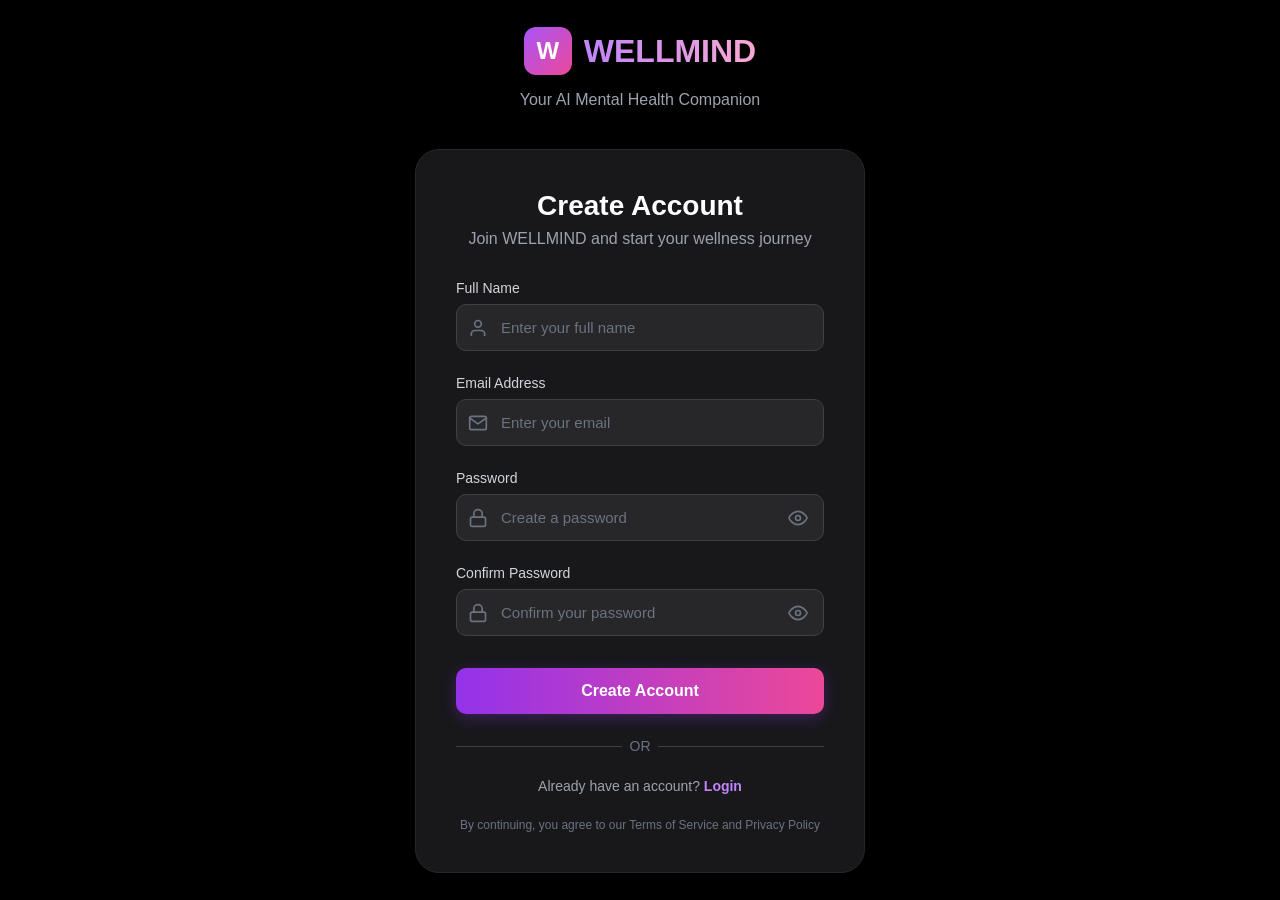
<file: index.html>
<<<<<<< HEAD
<!DOCTYPE html>
<html lang="en">
<head>
    <meta charset="UTF-8">
    <meta name="viewport" content="width=device-width, initial-scale=1.0">
    <meta name="google-site-verification" content="rfpD-WjRZHDllpyGD6OvjLRf4NcjxW983R03B6F7iaw" />
    <title>WELLMIND</title>
    <link rel="stylesheet" href="style.css">
    <link rel="stylesheet" href="https://cdnjs.cloudflare.com/ajax/libs/font-awesome/6.7.2/css/all.min.css" integrity="sha512-Evv84Mr4kqVGRNSgIGL/F/aIDqQb7xQ2vcrdIwxfjThSH8CSR7PBEakCr51Ck+w+/U6swU2Im1vVX0SVk9ABhg==" crossorigin="anonymous" referrerpolicy="no-referrer" />
    <link rel="stylesheet" href="https://cdn.jsdelivr.net/npm/bootstrap@4.1.3/dist/css/bootstrap.min.css" integrity="sha384-MCw98/SFnGE8fJT3GXwEOngsV7Zt27NXFoaoApmYm81iuXoPkFOJwJ8ERdknLPMO" crossorigin="anonymous">
    <link rel="stylesheet" href="https://pro.fontawesome.com/releases/v5.10.0/css/all.css" />
</head>
<body>
    <nav class="navbar fixed-top">
        <div class="logo">
            <img src="logo.png" alt="Logo" class="logo-img">
            <span class="logo-text">Well Mind</span>
        </div>
        
        <ul class="nav-links">
            <li><a href="index.html" class="active">Home</a></li>
            <li><a href="#games" class="active">Games</a></li>
            <li><a href="resources.html" class="active">Resources</a></li>
            <li><a href="about.html" class="active">About Us</a></li>
            <li><a href="feedback.html" class="active"><i class="fa-solid fa-comments"></i></a></li>
            
        </ul>
        
        <div class="hamburger">
            <span></span>
            <span></span>
            <span></span>
        </div>
    </nav>
    <div class="home1">
     <div class="box">
        <div class="boxinner">

        </div>
     </div>


    <!-- cards -->
    <div class="cards">
        <!-- mood tracker -->
        <div class="card text-center mb-3" style="width: 80%; border-radius: 20px;">
            <div class="card-body">
                <h5 class="card-title">Track your mood <i class="fa-solid fa-brain"></i></h5>
                <p class="card-text">It helps you to track your mood at present.</p>
                <a href="trackMood.html" class="btn btn-primary">Track Here</a>
            </div>
        </div>
        <!-- chatbot -->
        <!-- <div class="card text-center mb-3" style="width: 80%; border-radius: 20px;">
            <div class="card-body">
                <h5 class="card-title">Chat with WellMind AI <i class="fa-solid fa-robot"></i></h5>
                <p class="card-text">Share your thoughts and get supportive guidance.</p>
                <a href="aiBot.html" class="btn btn-primary">Chat Here</a>
            </div>
        </div> -->
        <!-- breathing -->
        <div class="card text-center mb-3" style="width: 80%; border-radius: 20px;">
            <div class="card-body">
                <h5 class="card-title">Guided Breathing Exercise <i class="fa-solid fa-lungs"></i></h5>
                <p class="card-text">Take a moment to relax and breathe.</p>
                <a href="breathingExe.html" class="btn btn-primary">Let's Start</a>
            </div>
        </div>
    </div>
    <!-- games -->
    <div class="heading">
        <h3>To divert your mind from stress or anyother depressed emotions</h3>
        <h5>Play this games.</h5>
    </div>
    <div class="games" id="games">

        <div class="game-2048">
            <a href="2048.html"><img src="2048logo.png" alt=""></a>
        </div>
        <div class="game-maze">
            <a href="maze.html"><img src="maze (1).png" alt=""></a>
        </div>
        <div class="game-pingpong">
            <a href="pingpong.html"><img src="pingpong (1).png" alt=""></a>
        </div>
        <div class="game-emoji">
            <a href="emoji.html"><img src="emoji (1).png" alt=""></a>
        </div>
    </div>
    <footer >
        &copy; 2025 WELLMIND - AI Mental Health Support | For informational purposes only
    </footer>
</div>

<script>
if (localStorage.getItem("isLoggedIn") !== "true") {
    window.location.replace("signup.html");
  }
</script>



<script src="https://cdn.botpress.cloud/webchat/v2.2/inject.js"></script>
<script src="https://files.bpcontent.cloud/2025/02/22/01/20250222011935-SP6NHPGM.js"></script>
    


</body>
</html>
=======
<!DOCTYPE html>
<html lang="en">
<head>
    <meta charset="UTF-8">
    <meta name="viewport" content="width=device-width, initial-scale=1.0">
    <meta name="google-site-verification" content="rfpD-WjRZHDllpyGD6OvjLRf4NcjxW983R03B6F7iaw" />
    <title>WELLMIND</title>
    <link rel="stylesheet" href="style.css">
    <link rel="stylesheet" href="https://cdnjs.cloudflare.com/ajax/libs/font-awesome/6.7.2/css/all.min.css" integrity="sha512-Evv84Mr4kqVGRNSgIGL/F/aIDqQb7xQ2vcrdIwxfjThSH8CSR7PBEakCr51Ck+w+/U6swU2Im1vVX0SVk9ABhg==" crossorigin="anonymous" referrerpolicy="no-referrer" />
    <link rel="stylesheet" href="https://cdn.jsdelivr.net/npm/bootstrap@4.1.3/dist/css/bootstrap.min.css" integrity="sha384-MCw98/SFnGE8fJT3GXwEOngsV7Zt27NXFoaoApmYm81iuXoPkFOJwJ8ERdknLPMO" crossorigin="anonymous">
    <link rel="stylesheet" href="https://pro.fontawesome.com/releases/v5.10.0/css/all.css" />
</head>
<body>
    <nav class="navbar fixed-top">
        <div class="logo">
            <img src="logo.png" alt="Logo" class="logo-img">
            <span class="logo-text">Well Mind</span>
        </div>
        
        <ul class="nav-links">
            <li><a href="index.html" class="active">Home</a></li>
            <li><a href="#games" class="active">Games</a></li>
            <li><a href="resources.html" class="active">Resources</a></li>
            <li><a href="about.html" class="active">About Us</a></li>
            <li><a href="feedback.html" class="active"><i class="fa-solid fa-comments"></i></a></li>
            
        </ul>
        
        <div class="hamburger">
            <span></span>
            <span></span>
            <span></span>
        </div>
    </nav>
    <div class="home1">
     <div class="box">
        <div class="boxinner">

        </div>
     </div>


    <!-- cards -->
    <div class="cards">
        <!-- mood tracker -->
        <div class="card text-center mb-3" style="width: 80%; border-radius: 20px;">
            <div class="card-body">
                <h5 class="card-title">Track your mood <i class="fa-solid fa-brain"></i></h5>
                <p class="card-text">It helps you to track your mood at present.</p>
                <a href="trackMood.html" class="btn btn-primary">Track Here</a>
            </div>
        </div>
        <!-- chatbot -->
        <!-- <div class="card text-center mb-3" style="width: 80%; border-radius: 20px;">
            <div class="card-body">
                <h5 class="card-title">Chat with WellMind AI <i class="fa-solid fa-robot"></i></h5>
                <p class="card-text">Share your thoughts and get supportive guidance.</p>
                <a href="aiBot.html" class="btn btn-primary">Chat Here</a>
            </div>
        </div> -->
        <!-- breathing -->
        <div class="card text-center mb-3" style="width: 80%; border-radius: 20px;">
            <div class="card-body">
                <h5 class="card-title">Guided Breathing Exercise <i class="fa-solid fa-lungs"></i></h5>
                <p class="card-text">Take a moment to relax and breathe.</p>
                <a href="breathingExe.html" class="btn btn-primary">Let's Start</a>
            </div>
        </div>
    </div>
    <!-- games -->
    <div class="heading">
        <h3>To divert your mind from stress or anyother depressed emotions</h3>
        <h5>Play this games.</h5>
    </div>
    <div class="games" id="games">

        <div class="game-2048">
            <a href="2048.html"><img src="2048logo.png" alt=""></a>
        </div>
        <div class="game-maze">
            <a href="maze.html"><img src="maze (1).png" alt=""></a>
        </div>
        <div class="game-pingpong">
            <a href="pingpong.html"><img src="pingpong (1).png" alt=""></a>
        </div>
        <div class="game-emoji">
            <a href="emoji.html"><img src="emoji (1).png" alt=""></a>
        </div>
    </div>
    <footer >
        &copy; 2025 WELLMIND - AI Mental Health Support | For informational purposes only
    </footer>
</div>

<script src="https://cdn.botpress.cloud/webchat/v2.2/inject.js"></script>
<script src="https://files.bpcontent.cloud/2025/02/22/01/20250222011935-SP6NHPGM.js"></script>
    


</body>
</html>
>>>>>>> 3902eb14c8037e4604de3d82d25d317b3509eaa4
</file>
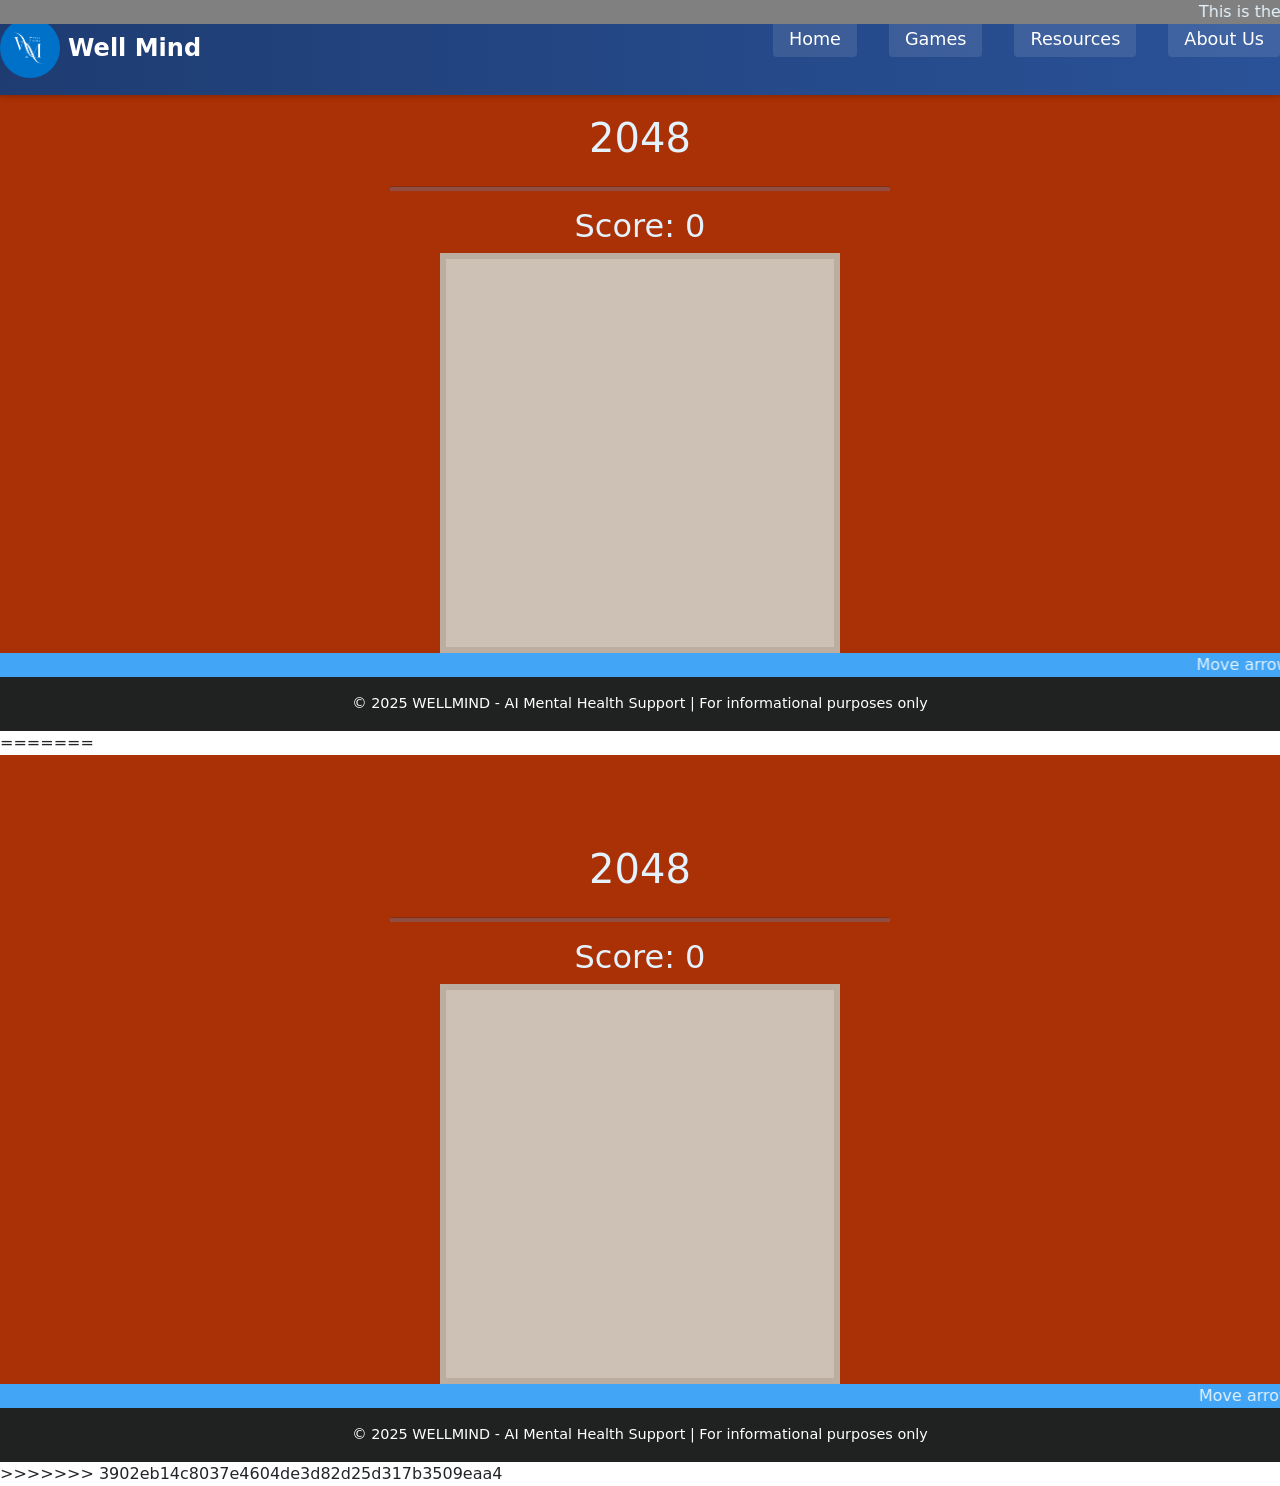
<file: 2048.html>
<<<<<<< HEAD
<!DOCTYPE html>
<html>
<head>
    <meta charset="UTF-8" />
    <meta name="viewport" content="width=device-width, initial-scale=1.0" />
    <title>2048</title>
    <link rel="stylesheet" href="style.css">
    <link rel="stylesheet" href="https://cdnjs.cloudflare.com/ajax/libs/font-awesome/6.7.2/css/all.min.css" integrity="sha512-Evv84Mr4kqVGRNSgIGL/F/aIDqQb7xQ2vcrdIwxfjThSH8CSR7PBEakCr51Ck+w+/U6swU2Im1vVX0SVk9ABhg==" crossorigin="anonymous" referrerpolicy="no-referrer" />
    <link href="https://cdn.jsdelivr.net/npm/bootstrap@5.3.3/dist/css/bootstrap.min.css" rel="stylesheet" integrity="sha384-QWTKZyjpPEjISv5WaRU9OFeRpok6YctnYmDr5pNlyT2bRjXh0JMhjY6hW+ALEwIH" crossorigin="anonymous">
    <link rel="stylesheet" href="https://pro.fontawesome.com/releases/v5.10.0/css/all.css" />
    <style>
        .container1{
            background-color: #0A192F;
        }

        hr{
            height: 5px;
            width: 500px;
            background-color: #42A5F5;

        }
        #board{
            width: 400px;
            height: 400px;
            background-color: #cdc1b5;
            border: 6px solid #bbada0;
            margin: 0 auto;
            padding-top: 3px;
            display: flex;
            justify-content: space-evenly;
            text-align: center;
            flex-wrap: wrap;
        }
        #back1{
            display: flex;
            justify-content: flex-start;
        }
        .nav-btn1{
            background-color: #1565C0;
            border: none;
            color: #E3F2FD;
            /* padding: 5px 20px; */
            padding-top: 5px;
            border-radius: 25px;
            cursor: pointer;
            font-weight: bold;
            transition: all 0.3s ease;
        }
        .game{
            display: flex;
            justify-content: center;
            flex-direction: column;
            align-items: center;
        } 
        .tile{
            width: 90px;
            height: 90px;
            border: 5px solid #bbada0;
            font-size: 40px;
            font-weight: bold;
            display: flex;
            justify-content: center;
            align-items: center;
        }
        .x2{
            background-color: #ece0ca;
            color: #727371;
        }
        .x4{
            background-color: #ece0ca;
            color: #727371;
        }
        .x8{
            background-color: #f4b17a;
            color: white;
        }
        .x16{
            background-color: #f59575;
            color: white;
        }

        .x32{
            background-color: #f57c5f;
            color: white;
        }

        .x64{
            background-color: #f65d3b;
            color: white;
        }

        .x128{
            background-color: #edce71;
            color: white;
        }

        .x256{
            background-color: #edcc63;
            color: white;
        }

        .x512{
            background-color: #edc651;
            color: white;
        }

        .x1024{
            background-color: #eec744;
            color: white;
        }

        .x2048{
            background-color: #ecc230;
            color: white;
        }

        .x4096 {
            background-color: #fe3d3d;
            color: white;
        }

        .x8192 {
            background-color: #ff2020;
            color: white;
        }
    </style>
    
</head>

<body>
    <nav class="navbar fixed-top">
        <div class="logo">
            <img src="logo.png" alt="Logo" class="logo-img">
            <span class="logo-text">Well Mind</span>
        </div>
        
        <ul class="nav-links">
            <li><a href="index.html" class="active">Home</a></li>
            <li><a href="#games" class="active">Games</a></li>
            <li><a href="resources.html" class="active">Resources</a></li>
            <li><a href="about.html" class="active">About Us</a></li>
            
            
        </ul>
        
        <div class="hamburger">
            <span></span>
            <span></span>
            <span></span>
        </div>
    </nav>
    
        <!-- game -->
        <div class="game" style="padding-top: 90px; background-color: rgb(170, 49, 5);">
            <marquee class="fixed-top" style=" background-color: gray; color: #E3F2FD;">This is the pc game.</marquee>
            <h1 style="color: #E3F2FD;">2048</h1>
            <hr />
            <h2 style="color: #E3F2FD;">Score: <span id="score">0</span></h2>
            <div id="board"></div>
            <marquee style="background-color: #42A5F5; color: #E3F2FD;">Move arrows in keyboard to play the game.</marquee>

        </div>
    </div>
    <footer>
        &copy; 2025 WELLMIND - AI Mental Health Support | For informational purposes only
    </footer>



    <script src="2048.js"></script>
    <script src="https://cdn.jsdelivr.net/npm/bootstrap@5.3.3/dist/js/bootstrap.bundle.min.js" integrity="sha384-YvpcrYf0tY3lHB60NNkmXc5s9fDVZLESaAA55NDzOxhy9GkcIdslK1eN7N6jIeHz" crossorigin="anonymous"></script>
    <script src="https://cdn.jsdelivr.net/npm/@popperjs/core@2.11.8/dist/umd/popper.min.js" integrity="sha384-I7E8VVD/ismYTF4hNIPjVp/Zjvgyol6VFvRkX/vR+Vc4jQkC+hVqc2pM8ODewa9r" crossorigin="anonymous"></script>
    <script src="https://cdn.jsdelivr.net/npm/bootstrap@5.3.3/dist/js/bootstrap.min.js" integrity="sha384-0pUGZvbkm6XF6gxjEnlmuGrJXVbNuzT9qBBavbLwCsOGabYfZo0T0to5eqruptLy" crossorigin="anonymous"></script>
    </body>
</html>
=======
<!DOCTYPE html>
<html>
<head>
    <meta charset="UTF-8" />
    <meta name="viewport" content="width=device-width, initial-scale=1.0" />
    <title>2048</title>
    <link rel="stylesheet" href="style.css">
    <link rel="stylesheet" href="https://cdnjs.cloudflare.com/ajax/libs/font-awesome/6.7.2/css/all.min.css" integrity="sha512-Evv84Mr4kqVGRNSgIGL/F/aIDqQb7xQ2vcrdIwxfjThSH8CSR7PBEakCr51Ck+w+/U6swU2Im1vVX0SVk9ABhg==" crossorigin="anonymous" referrerpolicy="no-referrer" />
    <link href="https://cdn.jsdelivr.net/npm/bootstrap@5.3.3/dist/css/bootstrap.min.css" rel="stylesheet" integrity="sha384-QWTKZyjpPEjISv5WaRU9OFeRpok6YctnYmDr5pNlyT2bRjXh0JMhjY6hW+ALEwIH" crossorigin="anonymous">
    <link rel="stylesheet" href="https://pro.fontawesome.com/releases/v5.10.0/css/all.css" />
    <style>
        .container1{
            background-color: #0A192F;
        }

        hr{
            height: 5px;
            width: 500px;
            background-color: #42A5F5;

        }
        #board{
            width: 400px;
            height: 400px;
            background-color: #cdc1b5;
            border: 6px solid #bbada0;
            margin: 0 auto;
            padding-top: 3px;
            display: flex;
            justify-content: space-evenly;
            text-align: center;
            flex-wrap: wrap;
        }
        #back1{
            display: flex;
            justify-content: flex-start;
        }
        .nav-btn1{
            background-color: #1565C0;
            border: none;
            color: #E3F2FD;
            /* padding: 5px 20px; */
            padding-top: 5px;
            border-radius: 25px;
            cursor: pointer;
            font-weight: bold;
            transition: all 0.3s ease;
        }
        .game{
            display: flex;
            justify-content: center;
            flex-direction: column;
            align-items: center;
        } 
        .tile{
            width: 90px;
            height: 90px;
            border: 5px solid #bbada0;
            font-size: 40px;
            font-weight: bold;
            display: flex;
            justify-content: center;
            align-items: center;
        }
        .x2{
            background-color: #ece0ca;
            color: #727371;
        }
        .x4{
            background-color: #ece0ca;
            color: #727371;
        }
        .x8{
            background-color: #f4b17a;
            color: white;
        }
        .x16{
            background-color: #f59575;
            color: white;
        }

        .x32{
            background-color: #f57c5f;
            color: white;
        }

        .x64{
            background-color: #f65d3b;
            color: white;
        }

        .x128{
            background-color: #edce71;
            color: white;
        }

        .x256{
            background-color: #edcc63;
            color: white;
        }

        .x512{
            background-color: #edc651;
            color: white;
        }

        .x1024{
            background-color: #eec744;
            color: white;
        }

        .x2048{
            background-color: #ecc230;
            color: white;
        }

        .x4096 {
            background-color: #fe3d3d;
            color: white;
        }

        .x8192 {
            background-color: #ff2020;
            color: white;
        }
    </style>
    
</head>

<body>
    <nav class="navbar fixed-top">
        <div class="logo">
            <img src="logo.png" alt="Logo" class="logo-img">
            <span class="logo-text">Well Mind</span>
        </div>
        
        <ul class="nav-links">
            <li><a href="index.html" class="active">Home</a></li>
            <li><a href="#games" class="active">Games</a></li>
            <li><a href="resources.html" class="active">Resources</a></li>
            <li><a href="about.html" class="active">About Us</a></li>
            
            
        </ul>
        
        <div class="hamburger">
            <span></span>
            <span></span>
            <span></span>
        </div>
    </nav>
    
        <!-- game -->
        <div class="game" style="padding-top: 90px; background-color: rgb(170, 49, 5);">
            <marquee class="fixed-top" style=" background-color: gray; color: #E3F2FD;">This is the pc game.</marquee>
            <h1 style="color: #E3F2FD;">2048</h1>
            <hr />
            <h2 style="color: #E3F2FD;">Score: <span id="score">0</span></h2>
            <div id="board"></div>
            <marquee style="background-color: #42A5F5; color: #E3F2FD;">Move arrows in keyboard to play the game.</marquee>

        </div>
    </div>
    <footer>
        &copy; 2025 WELLMIND - AI Mental Health Support | For informational purposes only
    </footer>



    <script src="2048.js"></script>
    <script src="https://cdn.jsdelivr.net/npm/bootstrap@5.3.3/dist/js/bootstrap.bundle.min.js" integrity="sha384-YvpcrYf0tY3lHB60NNkmXc5s9fDVZLESaAA55NDzOxhy9GkcIdslK1eN7N6jIeHz" crossorigin="anonymous"></script>
    <script src="https://cdn.jsdelivr.net/npm/@popperjs/core@2.11.8/dist/umd/popper.min.js" integrity="sha384-I7E8VVD/ismYTF4hNIPjVp/Zjvgyol6VFvRkX/vR+Vc4jQkC+hVqc2pM8ODewa9r" crossorigin="anonymous"></script>
    <script src="https://cdn.jsdelivr.net/npm/bootstrap@5.3.3/dist/js/bootstrap.min.js" integrity="sha384-0pUGZvbkm6XF6gxjEnlmuGrJXVbNuzT9qBBavbLwCsOGabYfZo0T0to5eqruptLy" crossorigin="anonymous"></script>
    </body>
</html>
>>>>>>> 3902eb14c8037e4604de3d82d25d317b3509eaa4
</file>
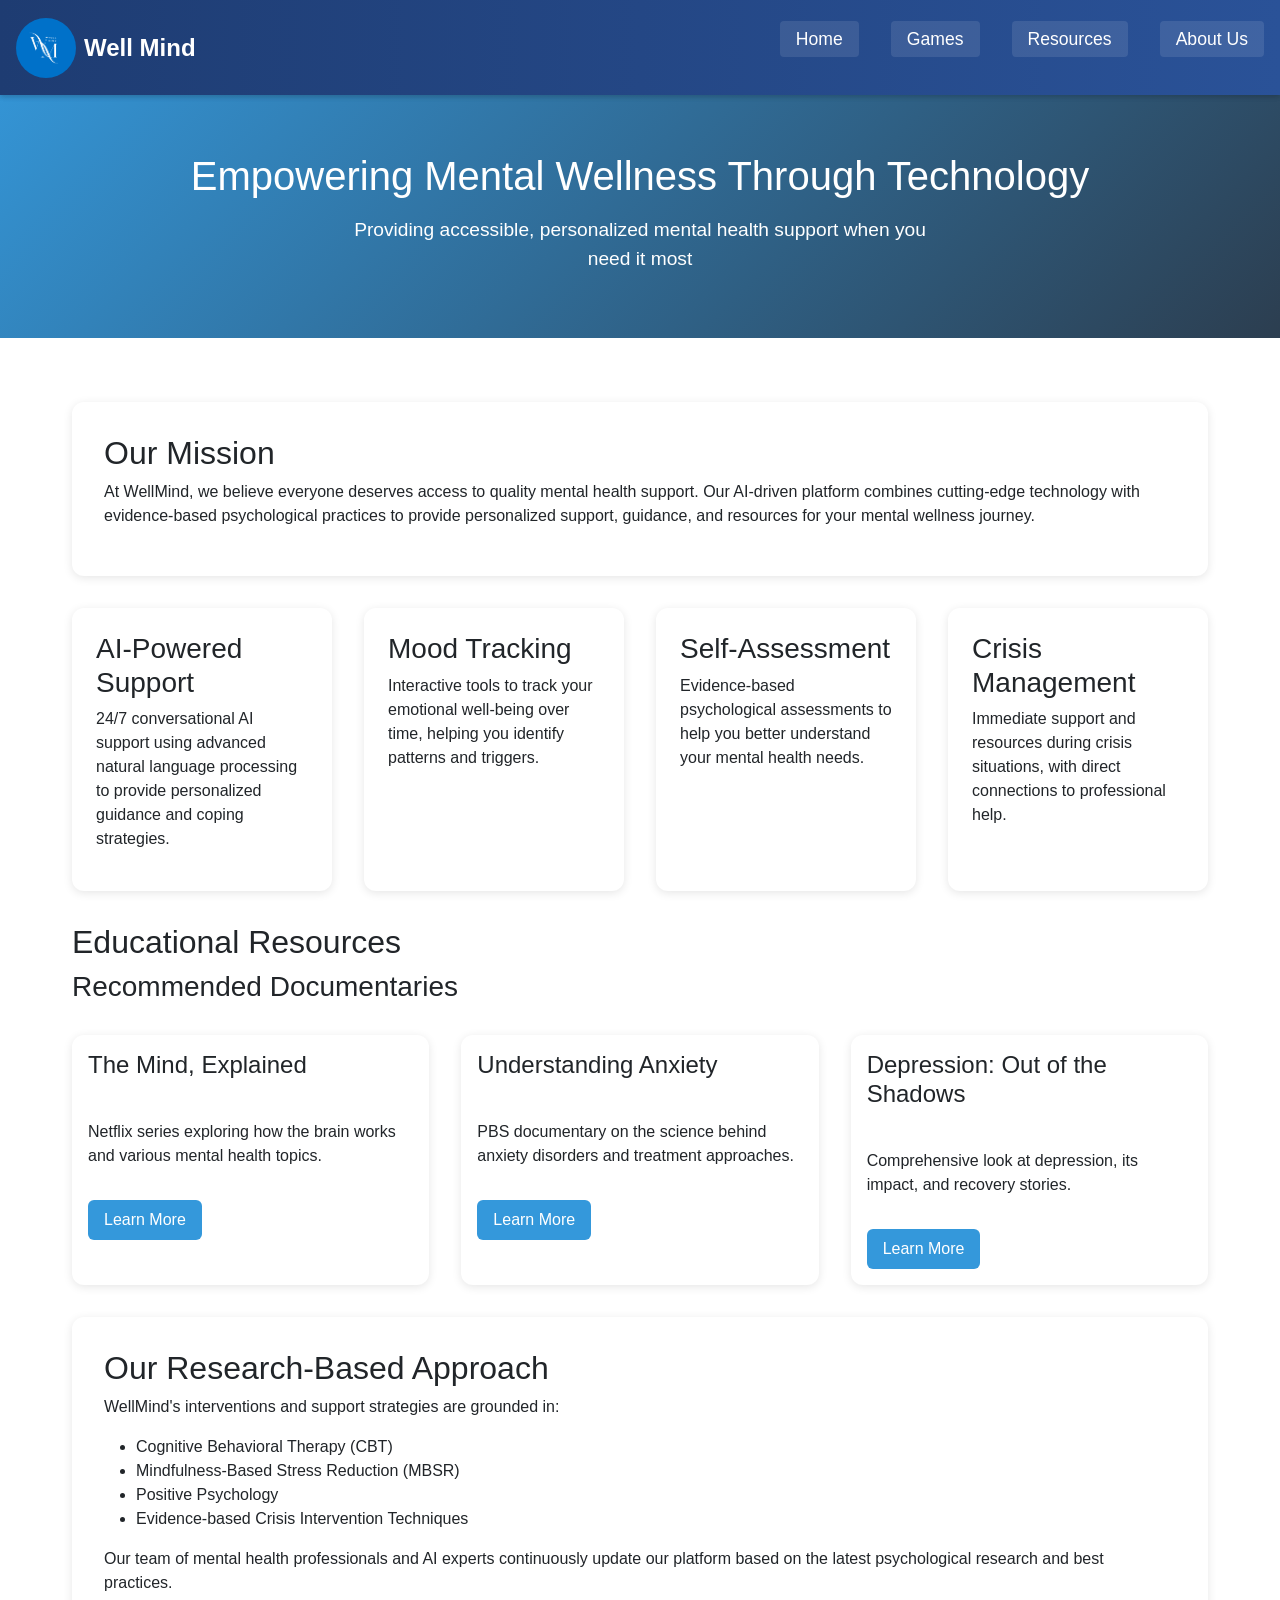
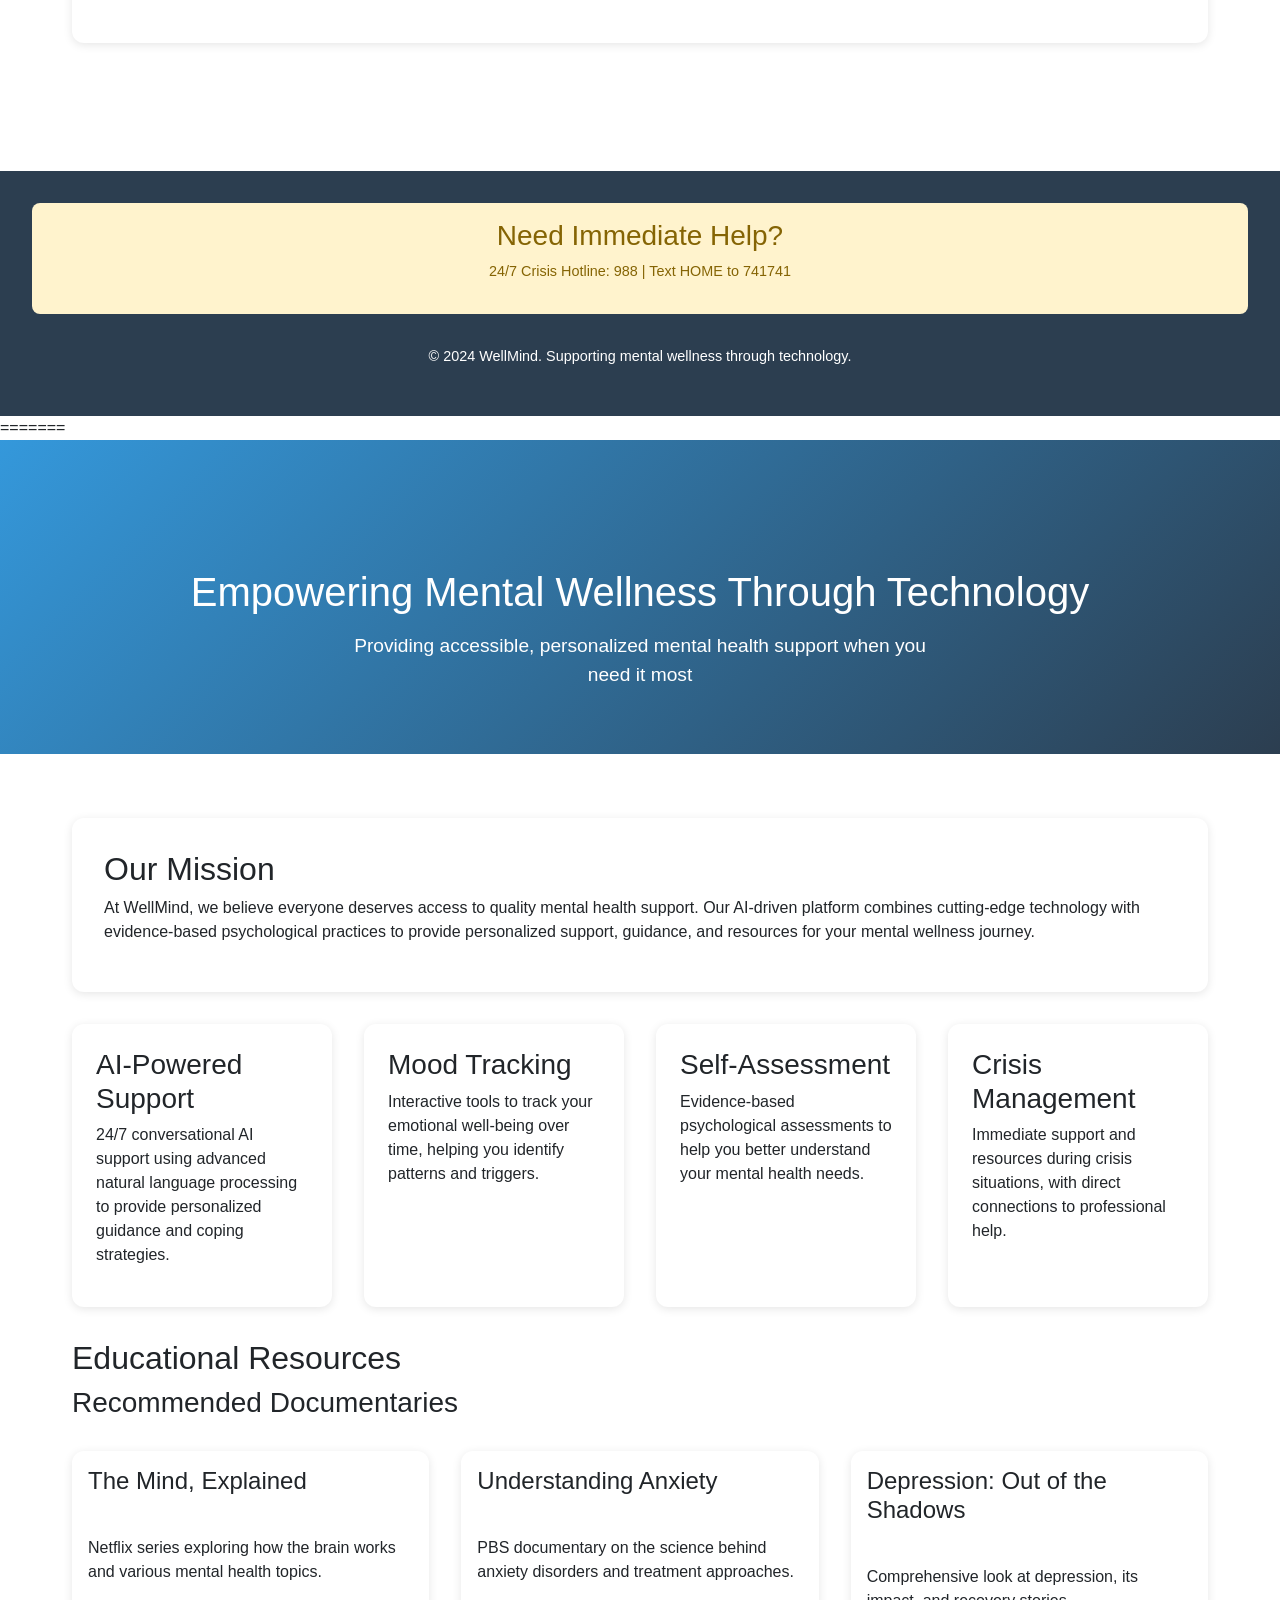
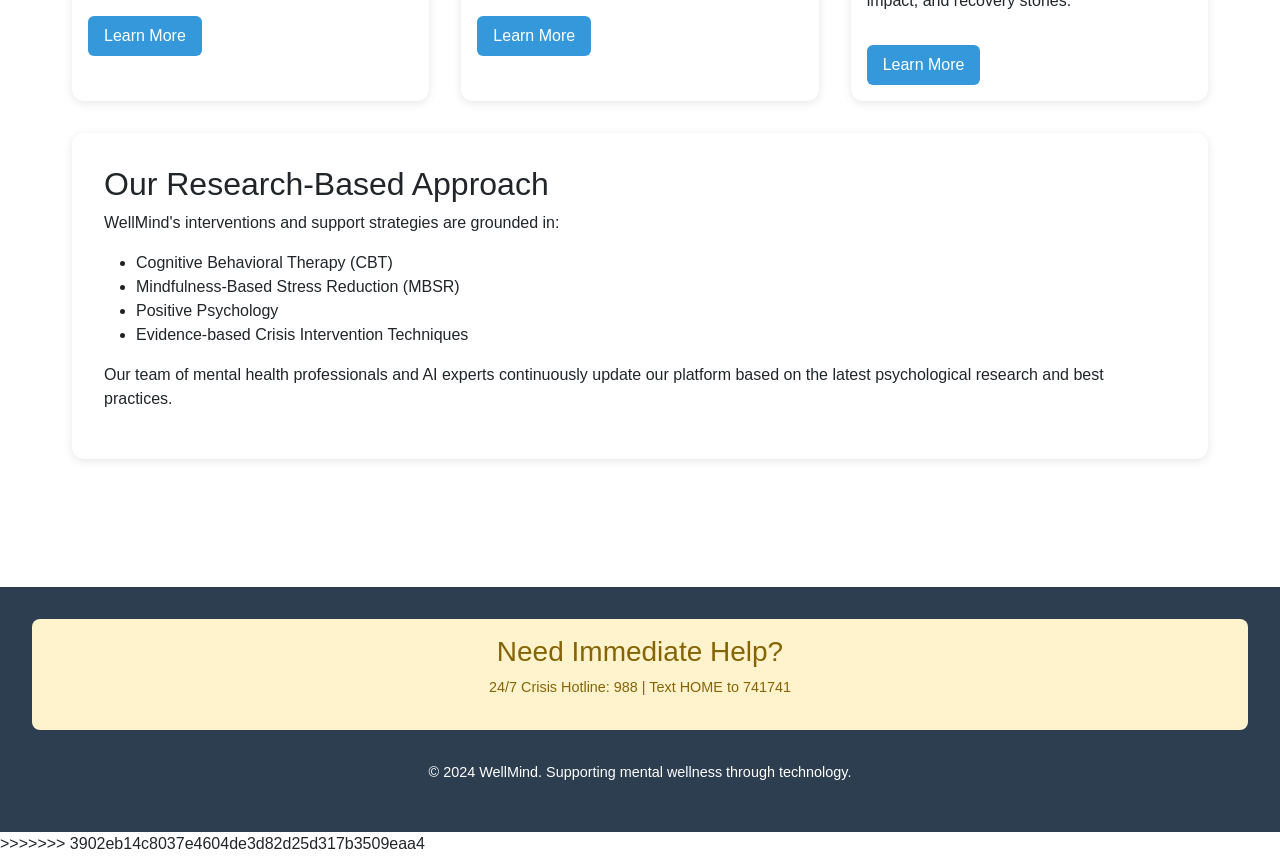
<file: about.html>
<<<<<<< HEAD
<!DOCTYPE html>
<html lang="en">
<head>
    <meta charset="UTF-8">
    <meta name="viewport" content="width=device-width, initial-scale=1.0">
    <title>About Us - WellMind Mental Health Support</title>
    <link rel="stylesheet" href="style.css">
    <link rel="stylesheet" href="https://cdnjs.cloudflare.com/ajax/libs/font-awesome/6.7.2/css/all.min.css" integrity="sha512-Evv84Mr4kqVGRNSgIGL/F/aIDqQb7xQ2vcrdIwxfjThSH8CSR7PBEakCr51Ck+w+/U6swU2Im1vVX0SVk9ABhg==" crossorigin="anonymous" referrerpolicy="no-referrer" />
    <link rel="stylesheet" href="https://cdn.jsdelivr.net/npm/bootstrap@4.1.3/dist/css/bootstrap.min.css" integrity="sha384-MCw98/SFnGE8fJT3GXwEOngsV7Zt27NXFoaoApmYm81iuXoPkFOJwJ8ERdknLPMO" crossorigin="anonymous">
    <link rel="stylesheet" href="https://pro.fontawesome.com/releases/v5.10.0/css/all.css" />
    <style>
        /* Hero Section */
.hero-section {
    background: linear-gradient(135deg, #3498db, #2c3e50);
    color: white;
    padding: 8rem 2rem 4rem;
    text-align: center;
}

.hero-section h1 {
    font-size: 2.5rem;
    margin-bottom: 1rem;
}

.hero-section p {
    font-size: 1.2rem;
    max-width: 600px;
    margin: 0 auto;
}

/* Main Content */
.container {
    max-width: 1200px;
    margin: 0 auto;
    padding: 2rem;
}

/* Mission Section */
.mission-section {
    background-color: white;
    padding: 2rem;
    border-radius: 12px;
    margin: 2rem 0;
    box-shadow: 0 2px 10px rgba(0, 0, 0, 0.1);
}

/* Features Grid */
.features-grid {
    display: grid;
    grid-template-columns: repeat(auto-fit, minmax(250px, 1fr));
    gap: 2rem;
    margin: 2rem 0;
}

.feature-card {
    background-color: white;
    padding: 1.5rem;
    border-radius: 12px;
    box-shadow: 0 2px 10px rgba(0, 0, 0, 0.1);
    transition: transform 0.3s ease;
}

.feature-card:hover {
    transform: translateY(-5px);
}

/* Documentary Section */
.documentary-grid {
    display: grid;
    grid-template-columns: repeat(auto-fit, minmax(300px, 1fr));
    gap: 2rem;
    margin: 2rem 0;
}

.documentary-card {
    background-color: white;
    border-radius: 12px;
    overflow: hidden;
    box-shadow: 0 2px 10px rgba(0, 0, 0, 0.1);
}

.documentary-card img {
    width: 100%;
    height: 200px;
    object-fit: cover;
}

.documentary-card h4, .documentary-card p {
    padding: 1rem;
}

.learn-more {
    display: inline-block;
    margin: 0 1rem 1rem;
    padding: 0.5rem 1rem;
    background-color: #3498db;
    color: white;
    text-decoration: none;
    border-radius: 6px;
    transition: background-color 0.3s ease;
}

.learn-more:hover {
    background-color: #2980b9;
}

/* Research Section */
.research-basis {
    background-color: white;
    padding: 2rem;
    border-radius: 12px;
    margin: 2rem 0;
    box-shadow: 0 2px 10px rgba(0, 0, 0, 0.1);
}

.research-content ul {
    margin: 1rem 0;
    padding-left: 2rem;
}

/* Professional Grid */
.professional-grid {
    display: grid;
    grid-template-columns: repeat(auto-fit, minmax(200px, 1fr));
    gap: 2rem;
    margin: 2rem 0;
}

.professional-card {
    background-color: white;
    padding: 1.5rem;
    border-radius: 12px;
    box-shadow: 0 2px 10px rgba(0, 0, 0, 0.1);
    text-align: center;
}

/* Footer */
.footer {
    background-color: #2c3e50;
    color: white;
    padding: 2rem;
    margin-top: 4rem;
}

.emergency-banner {
    background-color: #fff3cd;
    color: #856404;
    padding: 1rem;
    border-radius: 8px;
    margin-bottom: 2rem;
    text-align: center;
}

.footer-content {
    text-align: center;
}

/* Responsive Design */
@media (max-width: 768px) {
    .hero-section {
        padding: 6rem 1rem 3rem;
    }

    .hero-section h1 {
        font-size: 2rem;
    }

    .container {
        padding: 1rem;
    }

    .nav-links {
        gap: 1rem;
    }
}
    </style>
</head>
<body>
    <nav class="navbar fixed-top">
        <div class="logo">
            <img src="logo.png" alt="Logo" class="logo-img">
            <span class="logo-text">Well Mind</span>
        </div>
        
        <ul class="nav-links">
            <li><a href="index.html" class="active">Home</a></li>
            <li><a href="#games" class="active">Games</a></li>
            <li><a href="resources.html" class="active">Resources</a></li>
            <li><a href="about.html" class="active">About Us</a></li>
            
            
        </ul>
        
        <div class="hamburger">
            <span></span>
            <span></span>
            <span></span>
        </div>
    </nav>

    <div class="hero-section">
        <h1>Empowering Mental Wellness Through Technology</h1>
        <p>Providing accessible, personalized mental health support when you need it most</p>
    </div>

    <main class="container">
        <section class="mission-section">
            <h2>Our Mission</h2>
            <p>At WellMind, we believe everyone deserves access to quality mental health support. Our AI-driven platform combines cutting-edge technology with evidence-based psychological practices to provide personalized support, guidance, and resources for your mental wellness journey.</p>
        </section>

        <section class="features-grid">
            <div class="feature-card">
                <h3>AI-Powered Support</h3>
                <p>24/7 conversational AI support using advanced natural language processing to provide personalized guidance and coping strategies.</p>
            </div>
            <div class="feature-card">
                <h3>Mood Tracking</h3>
                <p>Interactive tools to track your emotional well-being over time, helping you identify patterns and triggers.</p>
            </div>
            <div class="feature-card">
                <h3>Self-Assessment</h3>
                <p>Evidence-based psychological assessments to help you better understand your mental health needs.</p>
            </div>
            <div class="feature-card">
                <h3>Crisis Management</h3>
                <p>Immediate support and resources during crisis situations, with direct connections to professional help.</p>
            </div>
        </section>

        <section class="educational-resources">
            <h2>Educational Resources</h2>
            <div class="documentary-section">
                <h3>Recommended Documentaries</h3>
                <div class="documentary-grid">
                    <div class="documentary-card">
                        <!-- <img src="/api/placeholder/300/200" alt="The Mind, Explained"> -->
                        <h4>The Mind, Explained</h4>
                        <p>Netflix series exploring how the brain works and various mental health topics.</p>
                        <a href="https://en.wikipedia.org/wiki/The_Mind,_Explained" class="learn-more">Learn More</a>
                    </div>
                    <div class="documentary-card">
                        <!-- <img src="/api/placeholder/300/200" alt="Anxiety Disorders"> -->
                        <h4>Understanding Anxiety</h4>
                        <p>PBS documentary on the science behind anxiety disorders and treatment approaches.</p>
                        <a href="https://newsinhealth.nih.gov/2016/03/understanding-anxiety-disorders" class="learn-more">Learn More</a>
                    </div>
                    <div class="documentary-card">
                        <!-- <img src="/api/placeholder/300/200" alt="Depression Documentary"> -->
                        <h4>Depression: Out of the Shadows</h4>
                        <p>Comprehensive look at depression, its impact, and recovery stories.</p>
                        <a href="#" class="learn-more">Learn More</a>
                    </div>
                </div>
            </div>
        </section>

        <section class="research-basis">
            <h2>Our Research-Based Approach</h2>
            <div class="research-content">
                <p>WellMind's interventions and support strategies are grounded in:</p>
                <ul>
                    <li>Cognitive Behavioral Therapy (CBT)</li>
                    <li>Mindfulness-Based Stress Reduction (MBSR)</li>
                    <li>Positive Psychology</li>
                    <li>Evidence-based Crisis Intervention Techniques</li>
                </ul>
                <p>Our team of mental health professionals and AI experts continuously update our platform based on the latest psychological research and best practices.</p>
            </div>
        </section>

        <!-- <section class="team-section">
            <h2>Professional Support Network</h2>
            <p>While our AI provides valuable support, we maintain partnerships with licensed mental health professionals for cases requiring human intervention. Our network includes:</p>
            <div class="professional-grid">
                <div class="professional-card">
                    <h4>Licensed Therapists</h4>
                    <p>Available for referrals and direct consultation</p>
                </div>
                <div class="professional-card">
                    <h4>Crisis Counselors</h4>
                    <p>24/7 emergency support availability</p>
                </div>
                <div class="professional-card">
                    <h4>Psychiatrists</h4>
                    <p>For medication management when needed</p>
                </div>
            </div>
        </section> -->
    </main>

    <footer class="footer">
        <div class="emergency-banner">
            <h3>Need Immediate Help?</h3>
            <p>24/7 Crisis Hotline: 988 | Text HOME to 741741</p>
        </div>
        <div class="footer-content">
            <p>&copy; 2024 WellMind. Supporting mental wellness through technology.</p>
        </div>
    </footer>
    <script src="https://cdn.botpress.cloud/webchat/v2.2/inject.js"></script>
<script src="https://files.bpcontent.cloud/2025/02/22/01/20250222011935-SP6NHPGM.js"></script>
</body>
=======
<!DOCTYPE html>
<html lang="en">
<head>
    <meta charset="UTF-8">
    <meta name="viewport" content="width=device-width, initial-scale=1.0">
    <title>About Us - WellMind Mental Health Support</title>
    <link rel="stylesheet" href="style.css">
    <link rel="stylesheet" href="https://cdnjs.cloudflare.com/ajax/libs/font-awesome/6.7.2/css/all.min.css" integrity="sha512-Evv84Mr4kqVGRNSgIGL/F/aIDqQb7xQ2vcrdIwxfjThSH8CSR7PBEakCr51Ck+w+/U6swU2Im1vVX0SVk9ABhg==" crossorigin="anonymous" referrerpolicy="no-referrer" />
    <link rel="stylesheet" href="https://cdn.jsdelivr.net/npm/bootstrap@4.1.3/dist/css/bootstrap.min.css" integrity="sha384-MCw98/SFnGE8fJT3GXwEOngsV7Zt27NXFoaoApmYm81iuXoPkFOJwJ8ERdknLPMO" crossorigin="anonymous">
    <link rel="stylesheet" href="https://pro.fontawesome.com/releases/v5.10.0/css/all.css" />
    <style>
        /* Hero Section */
.hero-section {
    background: linear-gradient(135deg, #3498db, #2c3e50);
    color: white;
    padding: 8rem 2rem 4rem;
    text-align: center;
}

.hero-section h1 {
    font-size: 2.5rem;
    margin-bottom: 1rem;
}

.hero-section p {
    font-size: 1.2rem;
    max-width: 600px;
    margin: 0 auto;
}

/* Main Content */
.container {
    max-width: 1200px;
    margin: 0 auto;
    padding: 2rem;
}

/* Mission Section */
.mission-section {
    background-color: white;
    padding: 2rem;
    border-radius: 12px;
    margin: 2rem 0;
    box-shadow: 0 2px 10px rgba(0, 0, 0, 0.1);
}

/* Features Grid */
.features-grid {
    display: grid;
    grid-template-columns: repeat(auto-fit, minmax(250px, 1fr));
    gap: 2rem;
    margin: 2rem 0;
}

.feature-card {
    background-color: white;
    padding: 1.5rem;
    border-radius: 12px;
    box-shadow: 0 2px 10px rgba(0, 0, 0, 0.1);
    transition: transform 0.3s ease;
}

.feature-card:hover {
    transform: translateY(-5px);
}

/* Documentary Section */
.documentary-grid {
    display: grid;
    grid-template-columns: repeat(auto-fit, minmax(300px, 1fr));
    gap: 2rem;
    margin: 2rem 0;
}

.documentary-card {
    background-color: white;
    border-radius: 12px;
    overflow: hidden;
    box-shadow: 0 2px 10px rgba(0, 0, 0, 0.1);
}

.documentary-card img {
    width: 100%;
    height: 200px;
    object-fit: cover;
}

.documentary-card h4, .documentary-card p {
    padding: 1rem;
}

.learn-more {
    display: inline-block;
    margin: 0 1rem 1rem;
    padding: 0.5rem 1rem;
    background-color: #3498db;
    color: white;
    text-decoration: none;
    border-radius: 6px;
    transition: background-color 0.3s ease;
}

.learn-more:hover {
    background-color: #2980b9;
}

/* Research Section */
.research-basis {
    background-color: white;
    padding: 2rem;
    border-radius: 12px;
    margin: 2rem 0;
    box-shadow: 0 2px 10px rgba(0, 0, 0, 0.1);
}

.research-content ul {
    margin: 1rem 0;
    padding-left: 2rem;
}

/* Professional Grid */
.professional-grid {
    display: grid;
    grid-template-columns: repeat(auto-fit, minmax(200px, 1fr));
    gap: 2rem;
    margin: 2rem 0;
}

.professional-card {
    background-color: white;
    padding: 1.5rem;
    border-radius: 12px;
    box-shadow: 0 2px 10px rgba(0, 0, 0, 0.1);
    text-align: center;
}

/* Footer */
.footer {
    background-color: #2c3e50;
    color: white;
    padding: 2rem;
    margin-top: 4rem;
}

.emergency-banner {
    background-color: #fff3cd;
    color: #856404;
    padding: 1rem;
    border-radius: 8px;
    margin-bottom: 2rem;
    text-align: center;
}

.footer-content {
    text-align: center;
}

/* Responsive Design */
@media (max-width: 768px) {
    .hero-section {
        padding: 6rem 1rem 3rem;
    }

    .hero-section h1 {
        font-size: 2rem;
    }

    .container {
        padding: 1rem;
    }

    .nav-links {
        gap: 1rem;
    }
}
    </style>
</head>
<body>
    <nav class="navbar fixed-top">
        <div class="logo">
            <img src="logo.png" alt="Logo" class="logo-img">
            <span class="logo-text">Well Mind</span>
        </div>
        
        <ul class="nav-links">
            <li><a href="index.html" class="active">Home</a></li>
            <li><a href="#games" class="active">Games</a></li>
            <li><a href="resources.html" class="active">Resources</a></li>
            <li><a href="about.html" class="active">About Us</a></li>
            
            
        </ul>
        
        <div class="hamburger">
            <span></span>
            <span></span>
            <span></span>
        </div>
    </nav>

    <div class="hero-section">
        <h1>Empowering Mental Wellness Through Technology</h1>
        <p>Providing accessible, personalized mental health support when you need it most</p>
    </div>

    <main class="container">
        <section class="mission-section">
            <h2>Our Mission</h2>
            <p>At WellMind, we believe everyone deserves access to quality mental health support. Our AI-driven platform combines cutting-edge technology with evidence-based psychological practices to provide personalized support, guidance, and resources for your mental wellness journey.</p>
        </section>

        <section class="features-grid">
            <div class="feature-card">
                <h3>AI-Powered Support</h3>
                <p>24/7 conversational AI support using advanced natural language processing to provide personalized guidance and coping strategies.</p>
            </div>
            <div class="feature-card">
                <h3>Mood Tracking</h3>
                <p>Interactive tools to track your emotional well-being over time, helping you identify patterns and triggers.</p>
            </div>
            <div class="feature-card">
                <h3>Self-Assessment</h3>
                <p>Evidence-based psychological assessments to help you better understand your mental health needs.</p>
            </div>
            <div class="feature-card">
                <h3>Crisis Management</h3>
                <p>Immediate support and resources during crisis situations, with direct connections to professional help.</p>
            </div>
        </section>

        <section class="educational-resources">
            <h2>Educational Resources</h2>
            <div class="documentary-section">
                <h3>Recommended Documentaries</h3>
                <div class="documentary-grid">
                    <div class="documentary-card">
                        <!-- <img src="/api/placeholder/300/200" alt="The Mind, Explained"> -->
                        <h4>The Mind, Explained</h4>
                        <p>Netflix series exploring how the brain works and various mental health topics.</p>
                        <a href="https://en.wikipedia.org/wiki/The_Mind,_Explained" class="learn-more">Learn More</a>
                    </div>
                    <div class="documentary-card">
                        <!-- <img src="/api/placeholder/300/200" alt="Anxiety Disorders"> -->
                        <h4>Understanding Anxiety</h4>
                        <p>PBS documentary on the science behind anxiety disorders and treatment approaches.</p>
                        <a href="https://newsinhealth.nih.gov/2016/03/understanding-anxiety-disorders" class="learn-more">Learn More</a>
                    </div>
                    <div class="documentary-card">
                        <!-- <img src="/api/placeholder/300/200" alt="Depression Documentary"> -->
                        <h4>Depression: Out of the Shadows</h4>
                        <p>Comprehensive look at depression, its impact, and recovery stories.</p>
                        <a href="#" class="learn-more">Learn More</a>
                    </div>
                </div>
            </div>
        </section>

        <section class="research-basis">
            <h2>Our Research-Based Approach</h2>
            <div class="research-content">
                <p>WellMind's interventions and support strategies are grounded in:</p>
                <ul>
                    <li>Cognitive Behavioral Therapy (CBT)</li>
                    <li>Mindfulness-Based Stress Reduction (MBSR)</li>
                    <li>Positive Psychology</li>
                    <li>Evidence-based Crisis Intervention Techniques</li>
                </ul>
                <p>Our team of mental health professionals and AI experts continuously update our platform based on the latest psychological research and best practices.</p>
            </div>
        </section>

        <!-- <section class="team-section">
            <h2>Professional Support Network</h2>
            <p>While our AI provides valuable support, we maintain partnerships with licensed mental health professionals for cases requiring human intervention. Our network includes:</p>
            <div class="professional-grid">
                <div class="professional-card">
                    <h4>Licensed Therapists</h4>
                    <p>Available for referrals and direct consultation</p>
                </div>
                <div class="professional-card">
                    <h4>Crisis Counselors</h4>
                    <p>24/7 emergency support availability</p>
                </div>
                <div class="professional-card">
                    <h4>Psychiatrists</h4>
                    <p>For medication management when needed</p>
                </div>
            </div>
        </section> -->
    </main>

    <footer class="footer">
        <div class="emergency-banner">
            <h3>Need Immediate Help?</h3>
            <p>24/7 Crisis Hotline: 988 | Text HOME to 741741</p>
        </div>
        <div class="footer-content">
            <p>&copy; 2024 WellMind. Supporting mental wellness through technology.</p>
        </div>
    </footer>
    <script src="https://cdn.botpress.cloud/webchat/v2.2/inject.js"></script>
<script src="https://files.bpcontent.cloud/2025/02/22/01/20250222011935-SP6NHPGM.js"></script>
</body>
>>>>>>> 3902eb14c8037e4604de3d82d25d317b3509eaa4
</html>
</file>
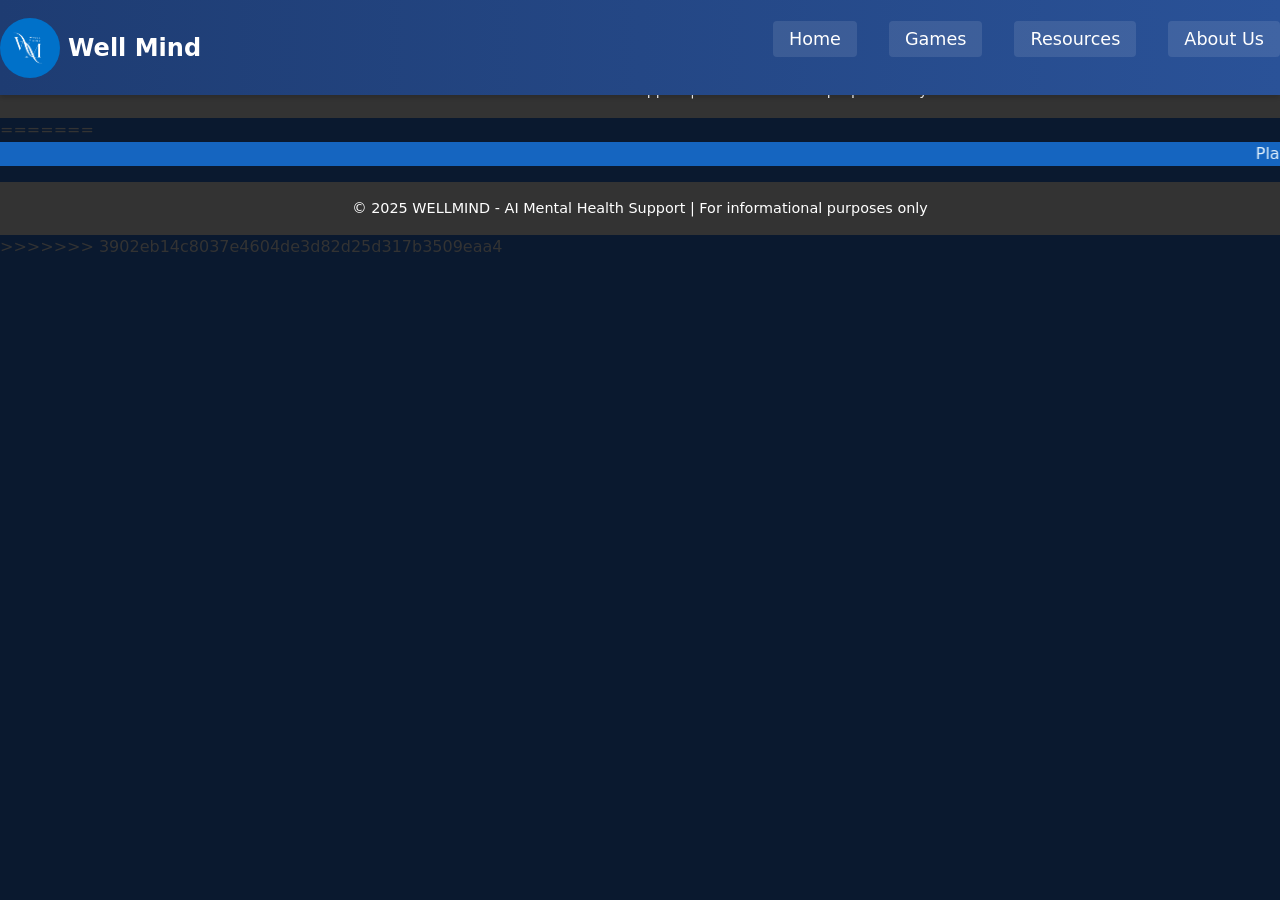
<file: aiBot.html>
<<<<<<< HEAD
<!DOCTYPE html>
<html lang="en">
<head>
    <meta charset="UTF-8">
    <meta name="viewport" content="width=device-width, initial-scale=1.0">
    <title>WellMind - AI Mental Health Chatbot</title>
    <link rel="stylesheet" href="style.css">
    <link rel="stylesheet" href="https://cdnjs.cloudflare.com/ajax/libs/font-awesome/6.7.2/css/all.min.css" integrity="sha512-Evv84Mr4kqVGRNSgIGL/F/aIDqQb7xQ2vcrdIwxfjThSH8CSR7PBEakCr51Ck+w+/U6swU2Im1vVX0SVk9ABhg==" crossorigin="anonymous" referrerpolicy="no-referrer" />
    <link href="https://cdn.jsdelivr.net/npm/bootstrap@5.3.3/dist/css/bootstrap.min.css" rel="stylesheet" integrity="sha384-QWTKZyjpPEjISv5WaRU9OFeRpok6YctnYmDr5pNlyT2bRjXh0JMhjY6hW+ALEwIH" crossorigin="anonymous">
    <link rel="stylesheet" href="https://pro.fontawesome.com/releases/v5.10.0/css/all.css" />
    <style>
        :root {
            --primary-color: #4e89ae;
            --secondary-color: #43658b;
            --light-color: #f9f9f9;
            --dark-color: #333;
            --success-color: #28a745;
            --bot-msg-bg: #e6f2ff;
            --user-msg-bg: #f0f0f0;
        }
        body {
            
            background-color: #0A192F;
            height: 100vh;
            width: ;
            display: flex;
            flex-direction: column;
            color: var(--dark-color);
        }
        
        .container1 {
            max-width: 1100px;
            margin: 0 auto;
            padding: 0 1rem;
            display: flex;
            flex-direction: column;
            flex: 1;
        }
        
        header{
            background-color: #1565C0;
            color: #E3F2FD;
            text-align: center;
            padding: 20px 0;
            /* border-radius: 10px; */
            margin-bottom: 5px;
            box-shadow: 0 4ox 8px rgba(0, 0, 0, 0.1);
        }
        
        header h1 {
            font-size: 1.8rem;
            margin-bottom: 0.5rem;
        }
        
        header p {
            font-size: 1rem;
            opacity: 0.9;
        }


        .container1{
            background-color: #0A192F;
        }
        #back1{
            display: flex;
            justify-content: flex-start;
        }
        .nav-btn1{
            background-color: #1565C0;
            border: none;
            color: #E3F2FD;
            /* padding: 5px 20px; */
            padding-top: 5px;
            border-radius: 25px;
            cursor: pointer;
            font-weight: bold;
            transition: all 0.3s ease;
        }
        
        main {
            flex: 1;
            display: flex;
            flex-direction: column;
            padding: 1rem 0;
        }
        
        .chat-container {
            background-color: white;
            border-radius: 10px;
            box-shadow: 0 0 10px rgba(0, 0, 0, 0.1);
            display: flex;
            flex-direction: column;
            flex: 1;
            overflow: hidden;
        }
        
        .chat-header {
            background-color: var(--secondary-color);
            color: white;
            padding: 1rem;
            display: flex;
            justify-content: space-between;
            align-items: center;
        }
        
        .chat-header h2 {
            font-size: 1.2rem;
        }
        
        .chat-header button {
            background: none;
            border: none;
            color: white;
            cursor: pointer;
            font-size: 0.9rem;
            display: flex;
            align-items: center;
            gap: 5px;
        }
        
        .chat-header button:hover {
            text-decoration: underline;
        }
        
        .chat-messages {
            flex: 1;
            padding: 1rem;
            overflow-y: auto;
            display: flex;
            flex-direction: column;
            gap: 1rem;
        }
        
        .message {
            max-width: 80%;
            padding: 0.8rem 1rem;
            border-radius: 15px;
            position: relative;
            animation: fadeIn 0.3s ease-in-out;
        }
        
        @keyframes fadeIn {
            from { opacity: 0; transform: translateY(10px); }
            to { opacity: 1; transform: translateY(0); }
        }
        
        .bot-message {
            align-self: flex-start;
            background-color: var(--bot-msg-bg);
            border-bottom-left-radius: 5px;
        }
        
        .user-message {
            align-self: flex-end;
            background-color: var(--user-msg-bg);
            border-bottom-right-radius: 5px;
        }
        
        .message-time {
            font-size: 0.7rem;
            opacity: 0.7;
            margin-top: 5px;
            text-align: right;
        }
        
        .bot-typing {
            align-self: flex-start;
            background-color: var(--bot-msg-bg);
            border-radius: 15px;
            border-bottom-left-radius: 5px;
            padding: 0.8rem 1rem;
            display: none;
        }
        
        .typing-animation {
            display: flex;
            gap: 5px;
        }
        
        .typing-dot {
            width: 8px;
            height: 8px;
            background-color: #666;
            border-radius: 50%;
            animation: typingAnimation 1.5s infinite ease-in-out;
        }
        
        .typing-dot:nth-child(1) { animation-delay: 0s; }
        .typing-dot:nth-child(2) { animation-delay: 0.3s; }
        .typing-dot:nth-child(3) { animation-delay: 0.6s; }
        
        @keyframes typingAnimation {
            0%, 100% { transform: translateY(0); }
            50% { transform: translateY(-5px); }
        }
        
        .chat-input {
            display: flex;
            padding: 1rem;
            background-color: #f0f0f0;
            gap: 0.5rem;
        }
        
        .chat-input input {
            flex: 1;
            padding: 0.8rem 1rem;
            border: 1px solid #ddd;
            border-radius: 25px;
            outline: none;
            font-size: 1rem;
        }
        
        .chat-input input:focus {
            border-color: var(--primary-color);
        }
        
        .chat-input button {
            background-color: var(--primary-color);
            color: white;
            border: none;
            border-radius: 25px;
            padding: 0 1.2rem;
            cursor: pointer;
            transition: background-color 0.3s;
            display: flex;
            align-items: center;
            justify-content: center;
        }
        
        .chat-input button:hover {
            background-color: var(--secondary-color);
        }
        
        .chat-input button:disabled {
            background-color: #cccccc;
            cursor: not-allowed;
        }
        
        .info-section {
            margin-top: 1.5rem;
        }
        
        .disclaimer {
            background-color: #fff3cd;
            padding: 1rem;
            border-radius: 5px;
            margin-bottom: 1rem;
            font-size: 0.9rem;
        }
        
        .resources {
            background-color: white;
            padding: 1rem;
            border-radius: 5px;
        }
        
        .resources h3 {
            margin-bottom: 0.8rem;
            color: var(--secondary-color);
        }
        
        .resources ul {
            padding-left: 1.5rem;
        }
        
        .resources li {
            margin-bottom: 0.5rem;
        }
        
        .resources a {
            color: var(--primary-color);
            text-decoration: none;
        }
        
        .resources a:hover {
            text-decoration: underline;
        }
        
        footer {
            text-align: center;
            padding: 1rem;
            background-color: var(--dark-color);
            color: white;
            font-size: 0.9rem;
        }
        
        @media (min-width: 768px) {
            .container {
                padding: 1rem;
            }
            
            main {
                flex-direction: row;
                gap: 1.5rem;
            }
            
            .chat-container {
                flex: 2;
            }
            
            .info-section {
                flex: 1;
                margin-top: 0;
            }
        }
    </style>
</head>
<body>
    <nav class="navbar fixed-top">
        <div class="logo">
            <img src="logo.png" alt="Logo" class="logo-img">
            <span class="logo-text">Well Mind</span>
        </div>
        
        <ul class="nav-links">
            <li><a href="index.html" class="active">Home</a></li>
            <li><a href="#games" class="active">Games</a></li>
            <li><a href="resources.html" class="active">Resources</a></li>
            <li><a href="about.html" class="active">About Us</a></li>
            
            
        </ul>
        
        <div class="hamburger">
            <span></span>
            <span></span>
            <span></span>
        </div>
    </nav>

    
    <!-- <div class="container1" style="padding-top: 120px;">
        <h3 style="color: white;">Chat with WellMind AI <i class="fa-solid fa-robot"></i></h3>

        <main>
            <div class="chat-container">
                <div class="chat-header">
                    <h2>Your Conversation</h2>
                    <button id="clearChat" onclick="clearConversation()">
                        <svg xmlns="http://www.w3.org/2000/svg" width="16" height="16" fill="currentColor" viewBox="0 0 16 16">
                            <path d="M5.5 5.5A.5.5 0 0 1 6 6v6a.5.5 0 0 1-1 0V6a.5.5 0 0 1 .5-.5zm2.5 0a.5.5 0 0 1 .5.5v6a.5.5 0 0 1-1 0V6a.5.5 0 0 1 .5-.5zm3 .5a.5.5 0 0 0-1 0v6a.5.5 0 0 0 1 0V6z"/>
                            <path fill-rule="evenodd" d="M14.5 3a1 1 0 0 1-1 1H13v9a2 2 0 0 1-2 2H5a2 2 0 0 1-2-2V4h-.5a1 1 0 0 1-1-1V2a1 1 0 0 1 1-1H6a1 1 0 0 1 1-1h2a1 1 0 0 1 1 1h3.5a1 1 0 0 1 1 1v1zM4.118 4 4 4.059V13a1 1 0 0 0 1 1h6a1 1 0 0 0 1-1V4.059L11.882 4H4.118zM2.5 3V2h11v1h-11z"/>
                        </svg>
                        Clear Chat
                    </button>
                </div>
                <div id="chatMessages" class="chat-messages">
                    <!-- Messages will be inserted here -->
                    <!-- <div class="message bot-message">
                        <div>Hello! I'm MindCare, your AI mental wellness assistant. How are you feeling today?</div>
                        <div class="message-time">Just now</div>
                    </div>
                    <div id="botTyping" class="bot-typing">
                        <div class="typing-animation">
                            <div class="typing-dot"></div>
                            <div class="typing-dot"></div>
                            <div class="typing-dot"></div>
                        </div>
                    </div>
                </div>
                <div class="chat-input">
                    <input type="text" id="userInput" placeholder="Type your message here..." aria-label="Type your message">
                    <button id="sendBtn" type="button">
                        <svg xmlns="http://www.w3.org/2000/svg" width="20" height="20" fill="currentColor" viewBox="0 0 16 16">
                            <path d="M15.964.686a.5.5 0 0 0-.65-.65L.767 5.855H.766l-.452.18a.5.5 0 0 0-.082.887l.41.26.001.002 4.995 3.178 3.178 4.995.002.002.26.41a.5.5 0 0 0 .886-.083l6-15Zm-1.833 1.89L6.637 10.07l-.215-.338a.5.5 0 0 0-.154-.154l-.338-.215 7.494-7.494 1.178-.471-.47 1.178Z"/>
                        </svg>
                    </button>
                </div>
            </div>
            
            <div class="info-section">
                <div class="disclaimer">
                    <strong>Important:</strong> This AI chatbot is for informational purposes only and not a substitute for professional mental health care. If you're experiencing a crisis, please contact a mental health professional or emergency services immediately.
                </div>
                <div class="resources">
                    <h3>Mental Health Resources</h3>
                    <ul>
                        <li><strong>Crisis Text Line:</strong> Text HOME to 741741</li>
                        <li><strong>National Suicide Prevention Lifeline:</strong> 1-800-273-8255</li>
                        <li><strong>SAMHSA's National Helpline:</strong> 1-800-662-4357</li>
                        <li><a href="https://www.nimh.nih.gov/health/find-help" target="_blank">Find Mental Health Services</a></li>
                    </ul>
                </div>
            </div>
        </main> -->
    <!-- </div>  -->
    <p style="background-color: #1565C0; color: #E3F2FD;"><marquee scrollamount="2">Play the games that we provided in home page to divert your mood. <a href="index.html" style="color: #E3F2FD;">Home</a> </marquee></p>
    <footer>
        &copy; 2025 WELLMIND - AI Mental Health Support | For informational purposes only
    </footer>

    <!-- <script>
        // Constants and variables
        const chatMessages = document.getElementById('chatMessages');
        const userInput = document.getElementById('userInput');
        const sendBtn = document.getElementById('sendBtn');
        const botTyping = document.getElementById('botTyping');
        let conversations = [];
         -->
        <!-- // Load conversation history from local storage
        function loadConversation() {
            const savedConversation = localStorage.getItem('mindCareConversation');
            if (savedConversation) {
                conversations = JSON.parse(savedConversation);
                
                // Display up to last 15 messages to prevent overloading
                const recentMessages = conversations.slice(-15);
                
                // Clear default welcome message if we have history
                if (recentMessages.length > 0) {
                    chatMessages.innerHTML = '';
                }
                
                // Render saved messages
                recentMessages.forEach(msg => {
                    const messageElement = createMessageElement(
                        msg.text,
                        msg.sender,
                        new Date(msg.timestamp).toLocaleTimeString()
                    );
                    chatMessages.appendChild(messageElement);
                });
                
                scrollToBottom();
            }
        }
        
        // Save conversation to local storage
        function saveConversation() {
            localStorage.setItem('mindCareConversation', JSON.stringify(conversations));
        }
        
        // Clear conversation
        function clearConversation() {
            if (confirm('Are you sure you want to clear this conversation? This cannot be undone.')) {
                conversations = [];
                localStorage.removeItem('mindCareConversation');
                chatMessages.innerHTML = '';
                
                // Add welcome message back
                const welcomeMsg = createMessageElement(
                    "Hello! I'm MindCare, your AI mental wellness assistant. How are you feeling today?",
                    'bot',
                    'Just now'
                );
                chatMessages.appendChild(welcomeMsg);
            }
        }
        
        // Create message element
        function createMessageElement(text, sender, time) {
            const messageDiv = document.createElement('div');
            messageDiv.classList.add('message');
            messageDiv.classList.add(sender === 'user' ? 'user-message' : 'bot-message');
            
            const messageContent = document.createElement('div');
            messageContent.innerHTML = text;
            
            const messageTime = document.createElement('div');
            messageTime.classList.add('message-time');
            messageTime.textContent = time;
            
            messageDiv.appendChild(messageContent);
            messageDiv.appendChild(messageTime);
            
            return messageDiv;
        }
        
        // Add message to UI and storage
        function addMessage(text, sender) {
            const timestamp = new Date();
            const timeString = timestamp.toLocaleTimeString();
            
            // Create and add message element
            const messageElement = createMessageElement(text, sender, timeString);
            chatMessages.appendChild(messageElement);
            
            // Save message in our array
            conversations.push({
                text: text,
                sender: sender,
                timestamp: timestamp.toISOString()
            });
            
            // Save to local storage
            saveConversation();
            
            // Auto-scroll to bottom
            scrollToBottom();
        }
        
        // Scroll chat to bottom
        function scrollToBottom() {
            chatMessages.scrollTop = chatMessages.scrollHeight;
        }
        
        // Show typing indicator
        function showTypingIndicator() {
            botTyping.style.display = 'block';
            scrollToBottom();
        }
        
        // Hide typing indicator
        function hideTypingIndicator() {
            botTyping.style.display = 'none';
        }
        
        // Generate bot response based on user input
        function generateResponse(userText) {
            // Normalize text for pattern matching
            const text = userText.toLowerCase();
            
            // Common greeting patterns
            if (/^(hi|hello|hey|greetings)/.test(text)) {
                return "Hello! How are you feeling today? I'm here to listen and help however I can.";
            }
            
            // Feeling patterns - negative
            if (/^(i('m| am) (feeling |))(sad|depressed|down|unhappy|miserable)/.test(text) || 
                /^(i feel|feeling) (sad|depressed|down|unhappy|miserable)/.test(text)) {
                return "I'm sorry to hear you're feeling down. It's okay to feel this way sometimes. Would you like to talk about what might be causing these feelings? Sometimes identifying specific triggers can be a helpful first step.";
            }
            
            if (/^(i('m| am) (feeling |))(anxious|worried|stressed|overwhelmed|panicked)/.test(text) || 
               /^(i feel|feeling) (anxious|worried|stressed|overwhelmed|panicked)/.test(text)) {
                return "It sounds like you're experiencing some anxiety. This is very common, and there are techniques that might help in the moment. Would you like to try a quick breathing exercise? Or perhaps you'd like to talk about what's causing these feelings?";
            }
            
            if (/^(i('m| am) (feeling |))(angry|mad|frustrated|irritated)/.test(text) || 
               /^(i feel|feeling) (angry|mad|frustrated|irritated)/.test(text)) {
                return "I understand you're feeling frustrated right now. It's a natural emotion. Could you tell me more about what triggered these feelings? Sometimes expressing and acknowledging anger in a healthy way can help process it.";
            }
            
            // Feeling patterns - positive
            if (/^(i('m| am) (feeling |))(happy|good|great|excellent|awesome|fine)/.test(text) || 
               /^(i feel|feeling) (happy|good|great|excellent|awesome|fine)/.test(text)) {
                return "I'm glad to hear you're feeling well! What's been contributing to your positive mood lately? Recognizing what brings us joy can help us cultivate more positive experiences.";
            }
            
            // Suicide or self-harm mentions
            if (/suicide|kill myself|harm myself|end my life|don't want to live/.test(text)) {
                return "I'm really concerned about what you're sharing. If you're having thoughts of harming yourself, please reach out to a crisis helpline immediately. In the US, you can text HOME to 741741 for the Crisis Text Line, or call 1-800-273-8255 for the National Suicide Prevention Lifeline. These services have trained counselors available 24/7. Your life matters, and help is available.";
            }
            
            // Sleep issues
            if (/can't sleep|trouble sleeping|insomnia|sleep problems/.test(text)) {
                return "Sleep difficulties can be really challenging and often connect to our mental wellbeing. Some things that might help include maintaining a regular sleep schedule, creating a relaxing bedtime routine, limiting screen time before bed, and making sure your sleep environment is comfortable. Would you like to talk more about what might be affecting your sleep?";
            }
            
            // Asking for specific coping techniques
            if (/how (can|do) i (cope|deal|manage|handle)/.test(text) || /coping (technique|skill|strategy)/.test(text)) {
                return "There are many effective coping strategies for managing difficult emotions. Some approaches include: deep breathing exercises, mindfulness meditation, physical activity, journaling, talking with supportive people, and progressive muscle relaxation. Would you like me to explain any of these techniques in more detail?";
            }
            
            // Questions about therapy
            if (/therapy|therapist|counseling|counselor/.test(text) && /find|get|start|begin/.test(text)) {
                return "Finding a therapist is a great step toward mental wellness. You might start by checking with your insurance provider about coverage, asking your doctor for referrals, or using online directories like Psychology Today's therapist finder. Many therapists offer free initial consultations to see if they're a good fit for you. Would you like more specific information about types of therapy?";
            }
            
            // Questions about resources
            if (/resources|help|support/.test(text) && /mental health|anxiety|depression/.test(text)) {
                return "There are many excellent mental health resources available. Organizations like NAMI (National Alliance on Mental Illness) offer education and support groups. Apps like Headspace and Calm can help with meditation and mindfulness. Websites like MentalHealth.gov provide reliable information. Remember, if you're in crisis, hotlines like the Crisis Text Line (text HOME to 741741) are available 24/7.";
            }
            
            // Help understanding emotions
            if (/why (do|am) i (feel|feeling)/.test(text) || /understand my (feelings|emotions)/.test(text)) {
                return "Understanding our emotions can be challenging but valuable work. Our feelings often serve as important signals about our needs and experiences. Sometimes they connect to past experiences, current stressors, or even biological factors. Would it help to explore specific situations where these feelings come up? Patterns can sometimes reveal important insights.";
            }
            
            // Gratitude or thanks
            if (/thank you|thanks|appreciate it/.test(text)) {
                return "You're welcome! I'm glad if our conversation has been helpful. Is there anything else you'd like to talk about regarding your mental wellbeing?";
            }
            
            // Goodbye
            if (/bye|goodbye|that's all|end conversation/.test(text)) {
                return "Take care of yourself! Remember that it's okay to reach out for support when you need it. I'm here if you want to chat again.";
            }
            
            // Default responses for when no pattern matches
            const defaultResponses = [
                "Could you tell me more about that? I'm here to listen.",
                "Thank you for sharing. How long have you been feeling this way?",
                "I understand this is important to you. Would you like to explore this topic further?",
                "That's interesting. How does this situation affect your daily life?",
                "I appreciate you opening up. What do you think might help in this situation?",
                "I'm here to support you. What would be most helpful for us to focus on right now?"
            ];
            
            return defaultResponses[Math.floor(Math.random() * defaultResponses.length)];
        }
        
        // Handle send button click
        function handleSend() {
            const text = userInput.value.trim();
            if (text === '') return;
            
            // Disable input while processing
            userInput.value = '';
            userInput.disabled = true;
            sendBtn.disabled = true;
            
            // Add user message
            addMessage(text, 'user');
            
            // Show typing indicator
            showTypingIndicator();
            
            // Simulate AI thinking time (between 1-3 seconds)
            const thinkingTime = Math.floor(Math.random() * 2000) + 1000;
            
            setTimeout(() => {
                // Hide typing indicator
                hideTypingIndicator();
                
                // Generate and add bot response
                const botResponse = generateResponse(text);
                addMessage(botResponse, 'bot');
                
                // Re-enable input
                userInput.disabled = false;
                sendBtn.disabled = false;
                userInput.focus();
            }, thinkingTime);
        }
        
        // Event listeners
        sendBtn.addEventListener('click', handleSend);
        
        userInput.addEventListener('keypress', (e) => {
            if (e.key === 'Enter') {
                handleSend();
            }
        });
        
        // Initialize
        document.addEventListener('DOMContentLoaded', () => {
            loadConversation();
            userInput.focus();
        }); -->
    </script>
    
    <script src="https://cdn.botpress.cloud/webchat/v2.2/inject.js"></script>
<script src="https://files.bpcontent.cloud/2025/02/22/01/20250222011935-SP6NHPGM.js"></script>
    
</body>
=======
<!DOCTYPE html>
<html lang="en">
<head>
    <meta charset="UTF-8">
    <meta name="viewport" content="width=device-width, initial-scale=1.0">
    <title>WellMind - AI Mental Health Chatbot</title>
    <link rel="stylesheet" href="style.css">
    <link rel="stylesheet" href="https://cdnjs.cloudflare.com/ajax/libs/font-awesome/6.7.2/css/all.min.css" integrity="sha512-Evv84Mr4kqVGRNSgIGL/F/aIDqQb7xQ2vcrdIwxfjThSH8CSR7PBEakCr51Ck+w+/U6swU2Im1vVX0SVk9ABhg==" crossorigin="anonymous" referrerpolicy="no-referrer" />
    <link href="https://cdn.jsdelivr.net/npm/bootstrap@5.3.3/dist/css/bootstrap.min.css" rel="stylesheet" integrity="sha384-QWTKZyjpPEjISv5WaRU9OFeRpok6YctnYmDr5pNlyT2bRjXh0JMhjY6hW+ALEwIH" crossorigin="anonymous">
    <link rel="stylesheet" href="https://pro.fontawesome.com/releases/v5.10.0/css/all.css" />
    <style>
        :root {
            --primary-color: #4e89ae;
            --secondary-color: #43658b;
            --light-color: #f9f9f9;
            --dark-color: #333;
            --success-color: #28a745;
            --bot-msg-bg: #e6f2ff;
            --user-msg-bg: #f0f0f0;
        }
        body {
            
            background-color: #0A192F;
            height: 100vh;
            width: ;
            display: flex;
            flex-direction: column;
            color: var(--dark-color);
        }
        
        .container1 {
            max-width: 1100px;
            margin: 0 auto;
            padding: 0 1rem;
            display: flex;
            flex-direction: column;
            flex: 1;
        }
        
        header{
            background-color: #1565C0;
            color: #E3F2FD;
            text-align: center;
            padding: 20px 0;
            /* border-radius: 10px; */
            margin-bottom: 5px;
            box-shadow: 0 4ox 8px rgba(0, 0, 0, 0.1);
        }
        
        header h1 {
            font-size: 1.8rem;
            margin-bottom: 0.5rem;
        }
        
        header p {
            font-size: 1rem;
            opacity: 0.9;
        }


        .container1{
            background-color: #0A192F;
        }
        #back1{
            display: flex;
            justify-content: flex-start;
        }
        .nav-btn1{
            background-color: #1565C0;
            border: none;
            color: #E3F2FD;
            /* padding: 5px 20px; */
            padding-top: 5px;
            border-radius: 25px;
            cursor: pointer;
            font-weight: bold;
            transition: all 0.3s ease;
        }
        
        main {
            flex: 1;
            display: flex;
            flex-direction: column;
            padding: 1rem 0;
        }
        
        .chat-container {
            background-color: white;
            border-radius: 10px;
            box-shadow: 0 0 10px rgba(0, 0, 0, 0.1);
            display: flex;
            flex-direction: column;
            flex: 1;
            overflow: hidden;
        }
        
        .chat-header {
            background-color: var(--secondary-color);
            color: white;
            padding: 1rem;
            display: flex;
            justify-content: space-between;
            align-items: center;
        }
        
        .chat-header h2 {
            font-size: 1.2rem;
        }
        
        .chat-header button {
            background: none;
            border: none;
            color: white;
            cursor: pointer;
            font-size: 0.9rem;
            display: flex;
            align-items: center;
            gap: 5px;
        }
        
        .chat-header button:hover {
            text-decoration: underline;
        }
        
        .chat-messages {
            flex: 1;
            padding: 1rem;
            overflow-y: auto;
            display: flex;
            flex-direction: column;
            gap: 1rem;
        }
        
        .message {
            max-width: 80%;
            padding: 0.8rem 1rem;
            border-radius: 15px;
            position: relative;
            animation: fadeIn 0.3s ease-in-out;
        }
        
        @keyframes fadeIn {
            from { opacity: 0; transform: translateY(10px); }
            to { opacity: 1; transform: translateY(0); }
        }
        
        .bot-message {
            align-self: flex-start;
            background-color: var(--bot-msg-bg);
            border-bottom-left-radius: 5px;
        }
        
        .user-message {
            align-self: flex-end;
            background-color: var(--user-msg-bg);
            border-bottom-right-radius: 5px;
        }
        
        .message-time {
            font-size: 0.7rem;
            opacity: 0.7;
            margin-top: 5px;
            text-align: right;
        }
        
        .bot-typing {
            align-self: flex-start;
            background-color: var(--bot-msg-bg);
            border-radius: 15px;
            border-bottom-left-radius: 5px;
            padding: 0.8rem 1rem;
            display: none;
        }
        
        .typing-animation {
            display: flex;
            gap: 5px;
        }
        
        .typing-dot {
            width: 8px;
            height: 8px;
            background-color: #666;
            border-radius: 50%;
            animation: typingAnimation 1.5s infinite ease-in-out;
        }
        
        .typing-dot:nth-child(1) { animation-delay: 0s; }
        .typing-dot:nth-child(2) { animation-delay: 0.3s; }
        .typing-dot:nth-child(3) { animation-delay: 0.6s; }
        
        @keyframes typingAnimation {
            0%, 100% { transform: translateY(0); }
            50% { transform: translateY(-5px); }
        }
        
        .chat-input {
            display: flex;
            padding: 1rem;
            background-color: #f0f0f0;
            gap: 0.5rem;
        }
        
        .chat-input input {
            flex: 1;
            padding: 0.8rem 1rem;
            border: 1px solid #ddd;
            border-radius: 25px;
            outline: none;
            font-size: 1rem;
        }
        
        .chat-input input:focus {
            border-color: var(--primary-color);
        }
        
        .chat-input button {
            background-color: var(--primary-color);
            color: white;
            border: none;
            border-radius: 25px;
            padding: 0 1.2rem;
            cursor: pointer;
            transition: background-color 0.3s;
            display: flex;
            align-items: center;
            justify-content: center;
        }
        
        .chat-input button:hover {
            background-color: var(--secondary-color);
        }
        
        .chat-input button:disabled {
            background-color: #cccccc;
            cursor: not-allowed;
        }
        
        .info-section {
            margin-top: 1.5rem;
        }
        
        .disclaimer {
            background-color: #fff3cd;
            padding: 1rem;
            border-radius: 5px;
            margin-bottom: 1rem;
            font-size: 0.9rem;
        }
        
        .resources {
            background-color: white;
            padding: 1rem;
            border-radius: 5px;
        }
        
        .resources h3 {
            margin-bottom: 0.8rem;
            color: var(--secondary-color);
        }
        
        .resources ul {
            padding-left: 1.5rem;
        }
        
        .resources li {
            margin-bottom: 0.5rem;
        }
        
        .resources a {
            color: var(--primary-color);
            text-decoration: none;
        }
        
        .resources a:hover {
            text-decoration: underline;
        }
        
        footer {
            text-align: center;
            padding: 1rem;
            background-color: var(--dark-color);
            color: white;
            font-size: 0.9rem;
        }
        
        @media (min-width: 768px) {
            .container {
                padding: 1rem;
            }
            
            main {
                flex-direction: row;
                gap: 1.5rem;
            }
            
            .chat-container {
                flex: 2;
            }
            
            .info-section {
                flex: 1;
                margin-top: 0;
            }
        }
    </style>
</head>
<body>
    <nav class="navbar fixed-top">
        <div class="logo">
            <img src="logo.png" alt="Logo" class="logo-img">
            <span class="logo-text">Well Mind</span>
        </div>
        
        <ul class="nav-links">
            <li><a href="index.html" class="active">Home</a></li>
            <li><a href="#games" class="active">Games</a></li>
            <li><a href="resources.html" class="active">Resources</a></li>
            <li><a href="about.html" class="active">About Us</a></li>
            
            
        </ul>
        
        <div class="hamburger">
            <span></span>
            <span></span>
            <span></span>
        </div>
    </nav>

    
    <!-- <div class="container1" style="padding-top: 120px;">
        <h3 style="color: white;">Chat with WellMind AI <i class="fa-solid fa-robot"></i></h3>

        <main>
            <div class="chat-container">
                <div class="chat-header">
                    <h2>Your Conversation</h2>
                    <button id="clearChat" onclick="clearConversation()">
                        <svg xmlns="http://www.w3.org/2000/svg" width="16" height="16" fill="currentColor" viewBox="0 0 16 16">
                            <path d="M5.5 5.5A.5.5 0 0 1 6 6v6a.5.5 0 0 1-1 0V6a.5.5 0 0 1 .5-.5zm2.5 0a.5.5 0 0 1 .5.5v6a.5.5 0 0 1-1 0V6a.5.5 0 0 1 .5-.5zm3 .5a.5.5 0 0 0-1 0v6a.5.5 0 0 0 1 0V6z"/>
                            <path fill-rule="evenodd" d="M14.5 3a1 1 0 0 1-1 1H13v9a2 2 0 0 1-2 2H5a2 2 0 0 1-2-2V4h-.5a1 1 0 0 1-1-1V2a1 1 0 0 1 1-1H6a1 1 0 0 1 1-1h2a1 1 0 0 1 1 1h3.5a1 1 0 0 1 1 1v1zM4.118 4 4 4.059V13a1 1 0 0 0 1 1h6a1 1 0 0 0 1-1V4.059L11.882 4H4.118zM2.5 3V2h11v1h-11z"/>
                        </svg>
                        Clear Chat
                    </button>
                </div>
                <div id="chatMessages" class="chat-messages">
                    <!-- Messages will be inserted here -->
                    <!-- <div class="message bot-message">
                        <div>Hello! I'm MindCare, your AI mental wellness assistant. How are you feeling today?</div>
                        <div class="message-time">Just now</div>
                    </div>
                    <div id="botTyping" class="bot-typing">
                        <div class="typing-animation">
                            <div class="typing-dot"></div>
                            <div class="typing-dot"></div>
                            <div class="typing-dot"></div>
                        </div>
                    </div>
                </div>
                <div class="chat-input">
                    <input type="text" id="userInput" placeholder="Type your message here..." aria-label="Type your message">
                    <button id="sendBtn" type="button">
                        <svg xmlns="http://www.w3.org/2000/svg" width="20" height="20" fill="currentColor" viewBox="0 0 16 16">
                            <path d="M15.964.686a.5.5 0 0 0-.65-.65L.767 5.855H.766l-.452.18a.5.5 0 0 0-.082.887l.41.26.001.002 4.995 3.178 3.178 4.995.002.002.26.41a.5.5 0 0 0 .886-.083l6-15Zm-1.833 1.89L6.637 10.07l-.215-.338a.5.5 0 0 0-.154-.154l-.338-.215 7.494-7.494 1.178-.471-.47 1.178Z"/>
                        </svg>
                    </button>
                </div>
            </div>
            
            <div class="info-section">
                <div class="disclaimer">
                    <strong>Important:</strong> This AI chatbot is for informational purposes only and not a substitute for professional mental health care. If you're experiencing a crisis, please contact a mental health professional or emergency services immediately.
                </div>
                <div class="resources">
                    <h3>Mental Health Resources</h3>
                    <ul>
                        <li><strong>Crisis Text Line:</strong> Text HOME to 741741</li>
                        <li><strong>National Suicide Prevention Lifeline:</strong> 1-800-273-8255</li>
                        <li><strong>SAMHSA's National Helpline:</strong> 1-800-662-4357</li>
                        <li><a href="https://www.nimh.nih.gov/health/find-help" target="_blank">Find Mental Health Services</a></li>
                    </ul>
                </div>
            </div>
        </main> -->
    <!-- </div>  -->
    <p style="background-color: #1565C0; color: #E3F2FD;"><marquee scrollamount="2">Play the games that we provided in home page to divert your mood. <a href="index.html" style="color: #E3F2FD;">Home</a> </marquee></p>
    <footer>
        &copy; 2025 WELLMIND - AI Mental Health Support | For informational purposes only
    </footer>

    <!-- <script>
        // Constants and variables
        const chatMessages = document.getElementById('chatMessages');
        const userInput = document.getElementById('userInput');
        const sendBtn = document.getElementById('sendBtn');
        const botTyping = document.getElementById('botTyping');
        let conversations = [];
         -->
        <!-- // Load conversation history from local storage
        function loadConversation() {
            const savedConversation = localStorage.getItem('mindCareConversation');
            if (savedConversation) {
                conversations = JSON.parse(savedConversation);
                
                // Display up to last 15 messages to prevent overloading
                const recentMessages = conversations.slice(-15);
                
                // Clear default welcome message if we have history
                if (recentMessages.length > 0) {
                    chatMessages.innerHTML = '';
                }
                
                // Render saved messages
                recentMessages.forEach(msg => {
                    const messageElement = createMessageElement(
                        msg.text,
                        msg.sender,
                        new Date(msg.timestamp).toLocaleTimeString()
                    );
                    chatMessages.appendChild(messageElement);
                });
                
                scrollToBottom();
            }
        }
        
        // Save conversation to local storage
        function saveConversation() {
            localStorage.setItem('mindCareConversation', JSON.stringify(conversations));
        }
        
        // Clear conversation
        function clearConversation() {
            if (confirm('Are you sure you want to clear this conversation? This cannot be undone.')) {
                conversations = [];
                localStorage.removeItem('mindCareConversation');
                chatMessages.innerHTML = '';
                
                // Add welcome message back
                const welcomeMsg = createMessageElement(
                    "Hello! I'm MindCare, your AI mental wellness assistant. How are you feeling today?",
                    'bot',
                    'Just now'
                );
                chatMessages.appendChild(welcomeMsg);
            }
        }
        
        // Create message element
        function createMessageElement(text, sender, time) {
            const messageDiv = document.createElement('div');
            messageDiv.classList.add('message');
            messageDiv.classList.add(sender === 'user' ? 'user-message' : 'bot-message');
            
            const messageContent = document.createElement('div');
            messageContent.innerHTML = text;
            
            const messageTime = document.createElement('div');
            messageTime.classList.add('message-time');
            messageTime.textContent = time;
            
            messageDiv.appendChild(messageContent);
            messageDiv.appendChild(messageTime);
            
            return messageDiv;
        }
        
        // Add message to UI and storage
        function addMessage(text, sender) {
            const timestamp = new Date();
            const timeString = timestamp.toLocaleTimeString();
            
            // Create and add message element
            const messageElement = createMessageElement(text, sender, timeString);
            chatMessages.appendChild(messageElement);
            
            // Save message in our array
            conversations.push({
                text: text,
                sender: sender,
                timestamp: timestamp.toISOString()
            });
            
            // Save to local storage
            saveConversation();
            
            // Auto-scroll to bottom
            scrollToBottom();
        }
        
        // Scroll chat to bottom
        function scrollToBottom() {
            chatMessages.scrollTop = chatMessages.scrollHeight;
        }
        
        // Show typing indicator
        function showTypingIndicator() {
            botTyping.style.display = 'block';
            scrollToBottom();
        }
        
        // Hide typing indicator
        function hideTypingIndicator() {
            botTyping.style.display = 'none';
        }
        
        // Generate bot response based on user input
        function generateResponse(userText) {
            // Normalize text for pattern matching
            const text = userText.toLowerCase();
            
            // Common greeting patterns
            if (/^(hi|hello|hey|greetings)/.test(text)) {
                return "Hello! How are you feeling today? I'm here to listen and help however I can.";
            }
            
            // Feeling patterns - negative
            if (/^(i('m| am) (feeling |))(sad|depressed|down|unhappy|miserable)/.test(text) || 
                /^(i feel|feeling) (sad|depressed|down|unhappy|miserable)/.test(text)) {
                return "I'm sorry to hear you're feeling down. It's okay to feel this way sometimes. Would you like to talk about what might be causing these feelings? Sometimes identifying specific triggers can be a helpful first step.";
            }
            
            if (/^(i('m| am) (feeling |))(anxious|worried|stressed|overwhelmed|panicked)/.test(text) || 
               /^(i feel|feeling) (anxious|worried|stressed|overwhelmed|panicked)/.test(text)) {
                return "It sounds like you're experiencing some anxiety. This is very common, and there are techniques that might help in the moment. Would you like to try a quick breathing exercise? Or perhaps you'd like to talk about what's causing these feelings?";
            }
            
            if (/^(i('m| am) (feeling |))(angry|mad|frustrated|irritated)/.test(text) || 
               /^(i feel|feeling) (angry|mad|frustrated|irritated)/.test(text)) {
                return "I understand you're feeling frustrated right now. It's a natural emotion. Could you tell me more about what triggered these feelings? Sometimes expressing and acknowledging anger in a healthy way can help process it.";
            }
            
            // Feeling patterns - positive
            if (/^(i('m| am) (feeling |))(happy|good|great|excellent|awesome|fine)/.test(text) || 
               /^(i feel|feeling) (happy|good|great|excellent|awesome|fine)/.test(text)) {
                return "I'm glad to hear you're feeling well! What's been contributing to your positive mood lately? Recognizing what brings us joy can help us cultivate more positive experiences.";
            }
            
            // Suicide or self-harm mentions
            if (/suicide|kill myself|harm myself|end my life|don't want to live/.test(text)) {
                return "I'm really concerned about what you're sharing. If you're having thoughts of harming yourself, please reach out to a crisis helpline immediately. In the US, you can text HOME to 741741 for the Crisis Text Line, or call 1-800-273-8255 for the National Suicide Prevention Lifeline. These services have trained counselors available 24/7. Your life matters, and help is available.";
            }
            
            // Sleep issues
            if (/can't sleep|trouble sleeping|insomnia|sleep problems/.test(text)) {
                return "Sleep difficulties can be really challenging and often connect to our mental wellbeing. Some things that might help include maintaining a regular sleep schedule, creating a relaxing bedtime routine, limiting screen time before bed, and making sure your sleep environment is comfortable. Would you like to talk more about what might be affecting your sleep?";
            }
            
            // Asking for specific coping techniques
            if (/how (can|do) i (cope|deal|manage|handle)/.test(text) || /coping (technique|skill|strategy)/.test(text)) {
                return "There are many effective coping strategies for managing difficult emotions. Some approaches include: deep breathing exercises, mindfulness meditation, physical activity, journaling, talking with supportive people, and progressive muscle relaxation. Would you like me to explain any of these techniques in more detail?";
            }
            
            // Questions about therapy
            if (/therapy|therapist|counseling|counselor/.test(text) && /find|get|start|begin/.test(text)) {
                return "Finding a therapist is a great step toward mental wellness. You might start by checking with your insurance provider about coverage, asking your doctor for referrals, or using online directories like Psychology Today's therapist finder. Many therapists offer free initial consultations to see if they're a good fit for you. Would you like more specific information about types of therapy?";
            }
            
            // Questions about resources
            if (/resources|help|support/.test(text) && /mental health|anxiety|depression/.test(text)) {
                return "There are many excellent mental health resources available. Organizations like NAMI (National Alliance on Mental Illness) offer education and support groups. Apps like Headspace and Calm can help with meditation and mindfulness. Websites like MentalHealth.gov provide reliable information. Remember, if you're in crisis, hotlines like the Crisis Text Line (text HOME to 741741) are available 24/7.";
            }
            
            // Help understanding emotions
            if (/why (do|am) i (feel|feeling)/.test(text) || /understand my (feelings|emotions)/.test(text)) {
                return "Understanding our emotions can be challenging but valuable work. Our feelings often serve as important signals about our needs and experiences. Sometimes they connect to past experiences, current stressors, or even biological factors. Would it help to explore specific situations where these feelings come up? Patterns can sometimes reveal important insights.";
            }
            
            // Gratitude or thanks
            if (/thank you|thanks|appreciate it/.test(text)) {
                return "You're welcome! I'm glad if our conversation has been helpful. Is there anything else you'd like to talk about regarding your mental wellbeing?";
            }
            
            // Goodbye
            if (/bye|goodbye|that's all|end conversation/.test(text)) {
                return "Take care of yourself! Remember that it's okay to reach out for support when you need it. I'm here if you want to chat again.";
            }
            
            // Default responses for when no pattern matches
            const defaultResponses = [
                "Could you tell me more about that? I'm here to listen.",
                "Thank you for sharing. How long have you been feeling this way?",
                "I understand this is important to you. Would you like to explore this topic further?",
                "That's interesting. How does this situation affect your daily life?",
                "I appreciate you opening up. What do you think might help in this situation?",
                "I'm here to support you. What would be most helpful for us to focus on right now?"
            ];
            
            return defaultResponses[Math.floor(Math.random() * defaultResponses.length)];
        }
        
        // Handle send button click
        function handleSend() {
            const text = userInput.value.trim();
            if (text === '') return;
            
            // Disable input while processing
            userInput.value = '';
            userInput.disabled = true;
            sendBtn.disabled = true;
            
            // Add user message
            addMessage(text, 'user');
            
            // Show typing indicator
            showTypingIndicator();
            
            // Simulate AI thinking time (between 1-3 seconds)
            const thinkingTime = Math.floor(Math.random() * 2000) + 1000;
            
            setTimeout(() => {
                // Hide typing indicator
                hideTypingIndicator();
                
                // Generate and add bot response
                const botResponse = generateResponse(text);
                addMessage(botResponse, 'bot');
                
                // Re-enable input
                userInput.disabled = false;
                sendBtn.disabled = false;
                userInput.focus();
            }, thinkingTime);
        }
        
        // Event listeners
        sendBtn.addEventListener('click', handleSend);
        
        userInput.addEventListener('keypress', (e) => {
            if (e.key === 'Enter') {
                handleSend();
            }
        });
        
        // Initialize
        document.addEventListener('DOMContentLoaded', () => {
            loadConversation();
            userInput.focus();
        }); -->
    </script>
    
    <script src="https://cdn.botpress.cloud/webchat/v2.2/inject.js"></script>
<script src="https://files.bpcontent.cloud/2025/02/22/01/20250222011935-SP6NHPGM.js"></script>
    
</body>
>>>>>>> 3902eb14c8037e4604de3d82d25d317b3509eaa4
</html>
</file>
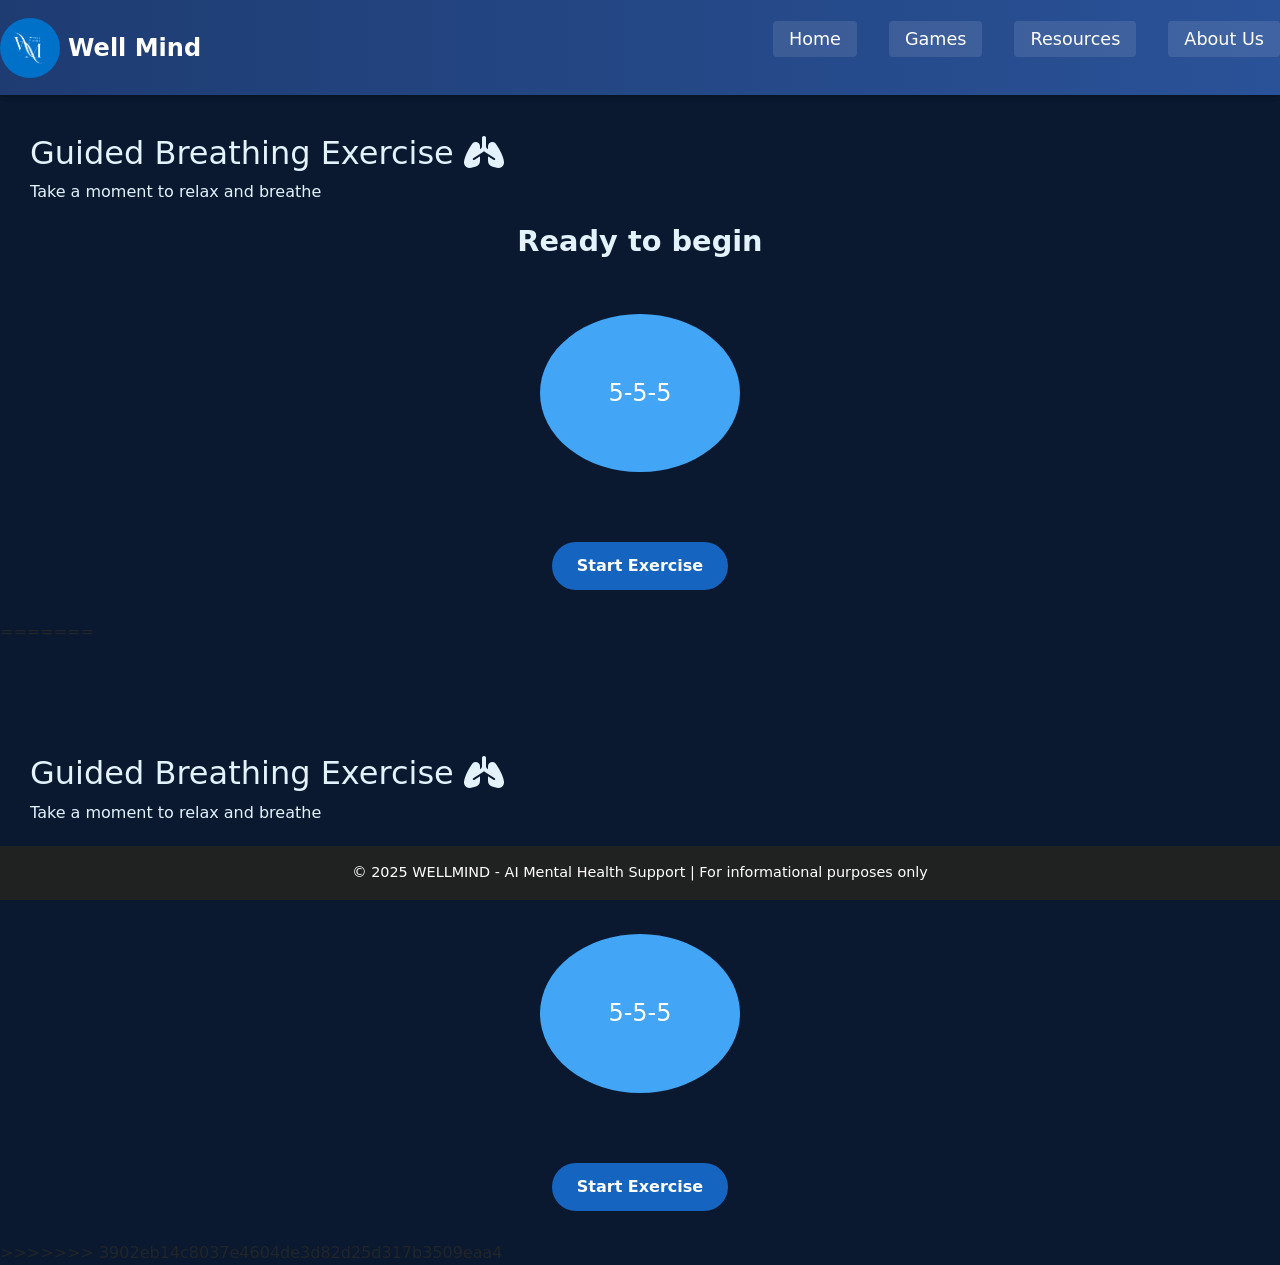
<file: breathingExe.html>
<<<<<<< HEAD
<!DOCTYPE html>
<html lang="en">
<head>
    <meta charset="UTF-8">
    <meta name="viewport" content="width=device-width, initial-scale=1.0">
    <title>WellMind</title>
    <link rel="stylesheet" href="style.css">
    <link rel="stylesheet" href="https://cdnjs.cloudflare.com/ajax/libs/font-awesome/6.7.2/css/all.min.css" integrity="sha512-Evv84Mr4kqVGRNSgIGL/F/aIDqQb7xQ2vcrdIwxfjThSH8CSR7PBEakCr51Ck+w+/U6swU2Im1vVX0SVk9ABhg==" crossorigin="anonymous" referrerpolicy="no-referrer" />
    <link href="https://cdn.jsdelivr.net/npm/bootstrap@5.3.3/dist/css/bootstrap.min.css" rel="stylesheet" integrity="sha384-QWTKZyjpPEjISv5WaRU9OFeRpok6YctnYmDr5pNlyT2bRjXh0JMhjY6hW+ALEwIH" crossorigin="anonymous">
    <link rel="stylesheet" href="https://pro.fontawesome.com/releases/v5.10.0/css/all.css" />
    <style>
        body{
            background-color: #0A192F;
        }
        header{
            background-color: #1565C0;
            color: #E3F2FD;
            text-align: center;
            padding: 20px 0;
            /* border-radius: 10px; */
            margin-bottom: 5px;
            box-shadow: 0 4ox 8px rgba(0, 0, 0, 0.1);
        }
        .container1{
            background-color: #0A192F;
        }
        #back1{
            display: flex;
            justify-content: flex-start;
        }
        .nav-btn1{
            background-color: #1565C0;
            border: none;
            color: #E3F2FD;
            /* padding: 5px 20px; */
            padding-top: 5px;
            border-radius: 25px;
            cursor: pointer;
            font-weight: bold;
            transition: all 0.3s ease;
        }
        .breathing-container {      
            flex-direction: column;
            display: flex;
            align-items: center;
            justify-content: center;
            height: 400px;
            padding-bottom: 30px;
        }

        .breathing-circle {     
            width: 200px;
            height: 200px;
            border-radius: 50%;
            background-color: #42A5F5;
            display: flex;
            align-items: center;
            justify-content: center;
            color: white;
            font-size: 1.5rem;
            margin-bottom: 30px;
            transition: transform 4s ease, background-color 4s ease;
        }       

        .breathing-circle.inhale {      
            transform: scale(1.5);
            background-color: #1565C0;
        }

        .breathing-circle.exhale {      
            transform: scale(1);
            background-color: #42A5F5;
        }

        .breathing-text {       
            font-size: 1.8rem;
            font-weight: bold;
            margin-bottom: 50px;
        }

        .breathing-controls button {        
            background-color: #1565C0;
            color: white;
            border: none;
            border-radius: 25px;
            padding: 12px 25px;
            cursor: pointer;
            font-weight: bold;
            margin: 0 10px;
            margin-top: 40px;
        }

/* Responsive Design */
        @media (max-width: 768px) {     
        .mood-container {
            flex-wrap: wrap;
            gap: 15px;
        }
    
        .mood-btn {
            flex: 1 1 30%;
        }
    
        .mood-emoji {
            font-size: 2.5rem;
        }
    
        .breathing-circle {
            width: 150px;
            height: 150px;
        }
    }
    </style>
</head>

<body>
    <nav class="navbar fixed-top">
        <div class="logo">
            <img src="logo.png" alt="Logo" class="logo-img">
            <span class="logo-text">Well Mind</span>
        </div>
        
        <ul class="nav-links">
            <li><a href="index.html" class="active">Home</a></li>
            <li><a href="#games" class="active">Games</a></li>
            <li><a href="resources.html" class="active">Resources</a></li>
            <li><a href="about.html" class="active">About Us</a></li>
            
            
        </ul>
        
        <div class="hamburger">
            <span></span>
            <span></span>
            <span></span>
        </div>
    </nav>
    <div class="container1" style="padding-top: 110px;">

        <!-- breathing -->
        <section id="breathing" class="section">
            <h2 style="color: #E3F2FD; padding-left: 30px;">Guided Breathing Exercise <i class="fa-solid fa-lungs"></i></h2>
            <p style="color: #E3F2FD; padding-left: 30px;">Take a moment to relax and breathe</p>
            
            <div class="breathing-container">
                <div class="breathing-text" id="breathing-instruction" style="color: #E3F2FD;">
                    Ready to begin
                </div>
                
                <div class="breathing-circle" id="breathing-circle">
                    <span id="breathing-count">5-5-5</span>
                </div>
                
                <div class="breathing-controls">
                    <button id="start-breathing">Start Exercise</button>
                    <button id="stop-breathing" style="display: none;">Stop</button>
                </div>
            </div>
        </section>
    </div>

    <footer class="fixed-bottom">
        &copy; 2025 WELLMIND - AI Mental Health Support | For informational purposes only
    </footer>


    <script src="https://cdn.botpress.cloud/webchat/v2.2/inject.js"></script>
    <script src="https://files.bpcontent.cloud/2025/02/22/01/20250222011935-SP6NHPGM.js"></script>
    <script src="https://cdn.jsdelivr.net/npm/bootstrap@5.3.3/dist/js/bootstrap.bundle.min.js" integrity="sha384-YvpcrYf0tY3lHB60NNkmXc5s9fDVZLESaAA55NDzOxhy9GkcIdslK1eN7N6jIeHz" crossorigin="anonymous"></script>
    <script src="https://cdn.jsdelivr.net/npm/@popperjs/core@2.11.8/dist/umd/popper.min.js" integrity="sha384-I7E8VVD/ismYTF4hNIPjVp/Zjvgyol6VFvRkX/vR+Vc4jQkC+hVqc2pM8ODewa9r" crossorigin="anonymous"></script>
    <script src="https://cdn.jsdelivr.net/npm/bootstrap@5.3.3/dist/js/bootstrap.min.js" integrity="sha384-0pUGZvbkm6XF6gxjEnlmuGrJXVbNuzT9qBBavbLwCsOGabYfZo0T0to5eqruptLy" crossorigin="anonymous"></script>
    <script src="breathingExe.js"></script>
</body>
=======
<!DOCTYPE html>
<html lang="en">
<head>
    <meta charset="UTF-8">
    <meta name="viewport" content="width=device-width, initial-scale=1.0">
    <title>WellMind</title>
    <link rel="stylesheet" href="style.css">
    <link rel="stylesheet" href="https://cdnjs.cloudflare.com/ajax/libs/font-awesome/6.7.2/css/all.min.css" integrity="sha512-Evv84Mr4kqVGRNSgIGL/F/aIDqQb7xQ2vcrdIwxfjThSH8CSR7PBEakCr51Ck+w+/U6swU2Im1vVX0SVk9ABhg==" crossorigin="anonymous" referrerpolicy="no-referrer" />
    <link href="https://cdn.jsdelivr.net/npm/bootstrap@5.3.3/dist/css/bootstrap.min.css" rel="stylesheet" integrity="sha384-QWTKZyjpPEjISv5WaRU9OFeRpok6YctnYmDr5pNlyT2bRjXh0JMhjY6hW+ALEwIH" crossorigin="anonymous">
    <link rel="stylesheet" href="https://pro.fontawesome.com/releases/v5.10.0/css/all.css" />
    <style>
        body{
            background-color: #0A192F;
        }
        header{
            background-color: #1565C0;
            color: #E3F2FD;
            text-align: center;
            padding: 20px 0;
            /* border-radius: 10px; */
            margin-bottom: 5px;
            box-shadow: 0 4ox 8px rgba(0, 0, 0, 0.1);
        }
        .container1{
            background-color: #0A192F;
        }
        #back1{
            display: flex;
            justify-content: flex-start;
        }
        .nav-btn1{
            background-color: #1565C0;
            border: none;
            color: #E3F2FD;
            /* padding: 5px 20px; */
            padding-top: 5px;
            border-radius: 25px;
            cursor: pointer;
            font-weight: bold;
            transition: all 0.3s ease;
        }
        .breathing-container {      
            flex-direction: column;
            display: flex;
            align-items: center;
            justify-content: center;
            height: 400px;
            padding-bottom: 30px;
        }

        .breathing-circle {     
            width: 200px;
            height: 200px;
            border-radius: 50%;
            background-color: #42A5F5;
            display: flex;
            align-items: center;
            justify-content: center;
            color: white;
            font-size: 1.5rem;
            margin-bottom: 30px;
            transition: transform 4s ease, background-color 4s ease;
        }       

        .breathing-circle.inhale {      
            transform: scale(1.5);
            background-color: #1565C0;
        }

        .breathing-circle.exhale {      
            transform: scale(1);
            background-color: #42A5F5;
        }

        .breathing-text {       
            font-size: 1.8rem;
            font-weight: bold;
            margin-bottom: 50px;
        }

        .breathing-controls button {        
            background-color: #1565C0;
            color: white;
            border: none;
            border-radius: 25px;
            padding: 12px 25px;
            cursor: pointer;
            font-weight: bold;
            margin: 0 10px;
            margin-top: 40px;
        }

/* Responsive Design */
        @media (max-width: 768px) {     
        .mood-container {
            flex-wrap: wrap;
            gap: 15px;
        }
    
        .mood-btn {
            flex: 1 1 30%;
        }
    
        .mood-emoji {
            font-size: 2.5rem;
        }
    
        .breathing-circle {
            width: 150px;
            height: 150px;
        }
    }
    </style>
</head>

<body>
    <nav class="navbar fixed-top">
        <div class="logo">
            <img src="logo.png" alt="Logo" class="logo-img">
            <span class="logo-text">Well Mind</span>
        </div>
        
        <ul class="nav-links">
            <li><a href="index.html" class="active">Home</a></li>
            <li><a href="#games" class="active">Games</a></li>
            <li><a href="resources.html" class="active">Resources</a></li>
            <li><a href="about.html" class="active">About Us</a></li>
            
            
        </ul>
        
        <div class="hamburger">
            <span></span>
            <span></span>
            <span></span>
        </div>
    </nav>
    <div class="container1" style="padding-top: 110px;">

        <!-- breathing -->
        <section id="breathing" class="section">
            <h2 style="color: #E3F2FD; padding-left: 30px;">Guided Breathing Exercise <i class="fa-solid fa-lungs"></i></h2>
            <p style="color: #E3F2FD; padding-left: 30px;">Take a moment to relax and breathe</p>
            
            <div class="breathing-container">
                <div class="breathing-text" id="breathing-instruction" style="color: #E3F2FD;">
                    Ready to begin
                </div>
                
                <div class="breathing-circle" id="breathing-circle">
                    <span id="breathing-count">5-5-5</span>
                </div>
                
                <div class="breathing-controls">
                    <button id="start-breathing">Start Exercise</button>
                    <button id="stop-breathing" style="display: none;">Stop</button>
                </div>
            </div>
        </section>
    </div>

    <footer class="fixed-bottom">
        &copy; 2025 WELLMIND - AI Mental Health Support | For informational purposes only
    </footer>


    <script src="https://cdn.botpress.cloud/webchat/v2.2/inject.js"></script>
    <script src="https://files.bpcontent.cloud/2025/02/22/01/20250222011935-SP6NHPGM.js"></script>
    <script src="https://cdn.jsdelivr.net/npm/bootstrap@5.3.3/dist/js/bootstrap.bundle.min.js" integrity="sha384-YvpcrYf0tY3lHB60NNkmXc5s9fDVZLESaAA55NDzOxhy9GkcIdslK1eN7N6jIeHz" crossorigin="anonymous"></script>
    <script src="https://cdn.jsdelivr.net/npm/@popperjs/core@2.11.8/dist/umd/popper.min.js" integrity="sha384-I7E8VVD/ismYTF4hNIPjVp/Zjvgyol6VFvRkX/vR+Vc4jQkC+hVqc2pM8ODewa9r" crossorigin="anonymous"></script>
    <script src="https://cdn.jsdelivr.net/npm/bootstrap@5.3.3/dist/js/bootstrap.min.js" integrity="sha384-0pUGZvbkm6XF6gxjEnlmuGrJXVbNuzT9qBBavbLwCsOGabYfZo0T0to5eqruptLy" crossorigin="anonymous"></script>
    <script src="breathingExe.js"></script>
</body>
>>>>>>> 3902eb14c8037e4604de3d82d25d317b3509eaa4
</html>
</file>
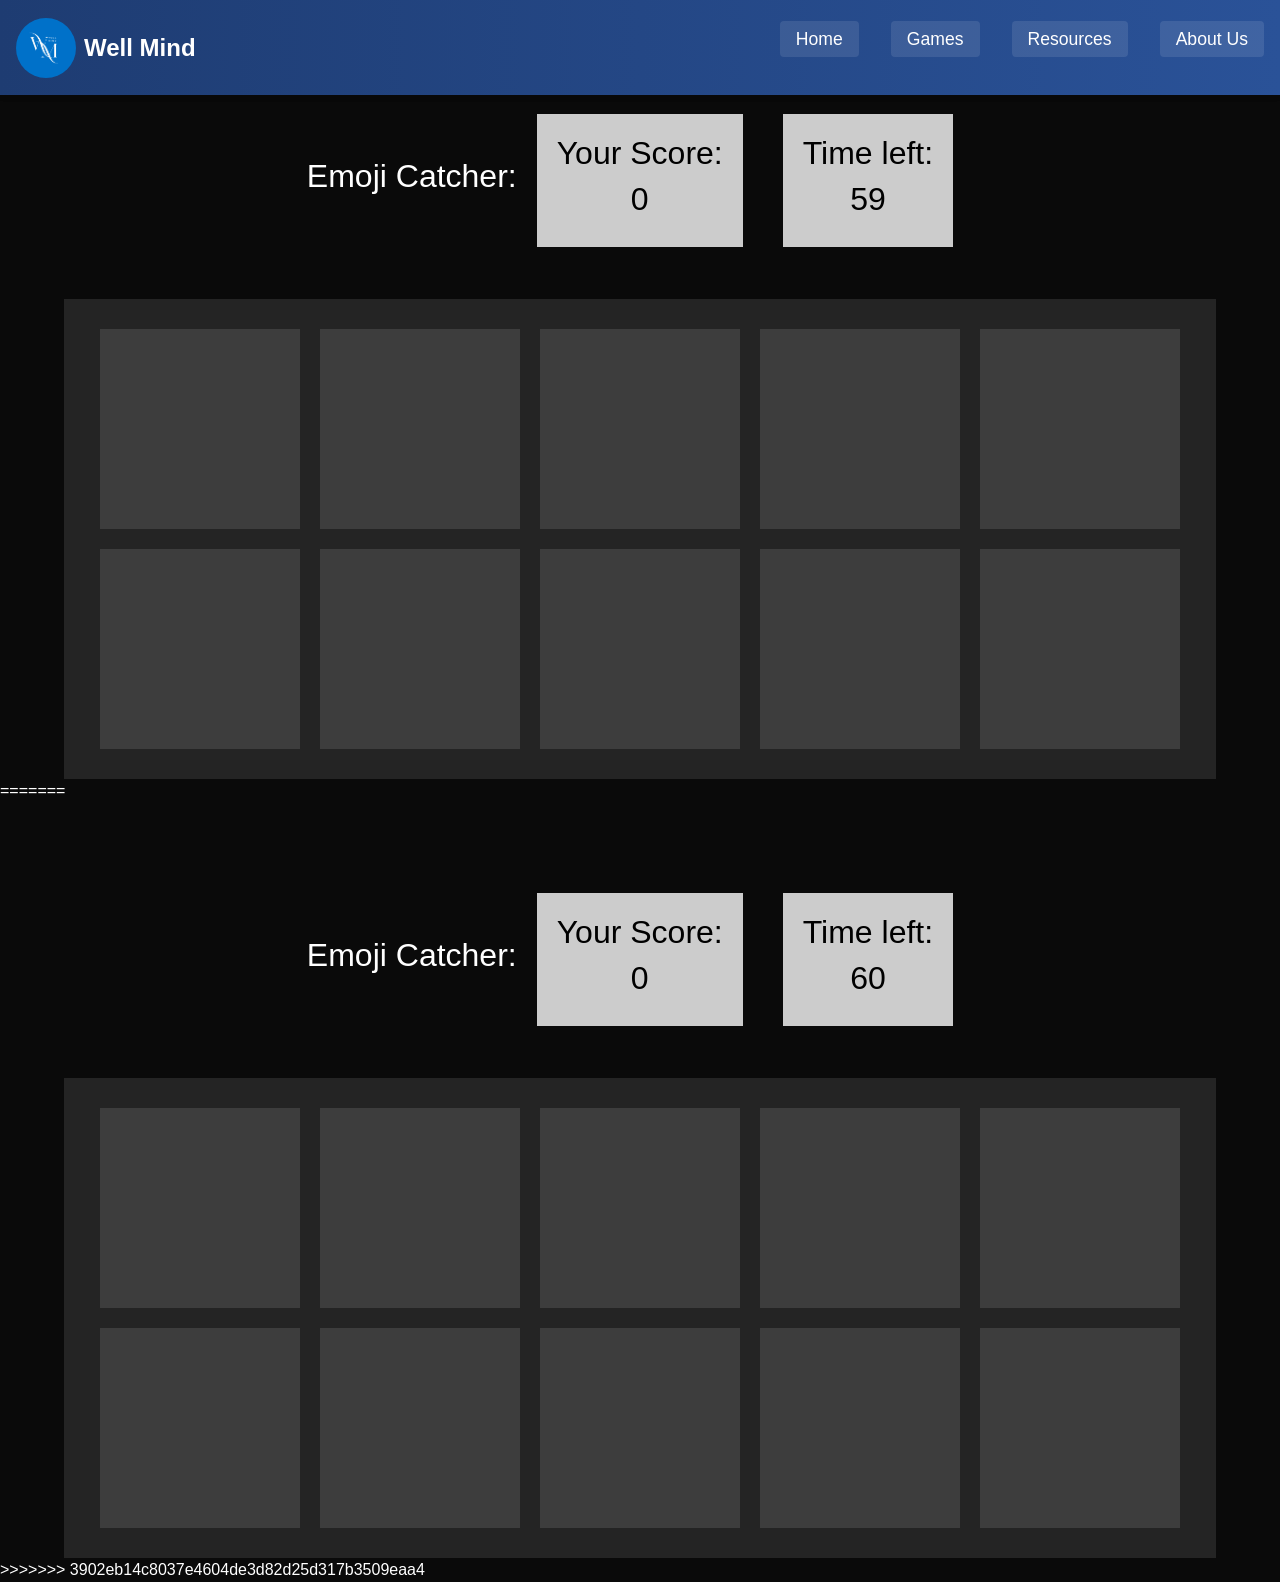
<file: emoji.html>
<<<<<<< HEAD
<html lang="en">
  <head>
    <meta charset="UTF-8" />
    <meta http-equiv="X-UA-Compatible" content="IE=edge" />
    <meta name="viewport" content="width=device-width, initial-scale=1.0" />
    <title>MindWell - Emoji Catcher Game</title>
    <link rel="icon" href="https://i.ibb.co/M6KTWnf/pic.jpg">
    <link rel="stylesheet" href="style.css" />
    <link rel="stylesheet" href="https://cdnjs.cloudflare.com/ajax/libs/font-awesome/6.7.2/css/all.min.css" integrity="sha512-Evv84Mr4kqVGRNSgIGL/F/aIDqQb7xQ2vcrdIwxfjThSH8CSR7PBEakCr51Ck+w+/U6swU2Im1vVX0SVk9ABhg==" crossorigin="anonymous" referrerpolicy="no-referrer" />
    <link rel="stylesheet" href="https://cdn.jsdelivr.net/npm/bootstrap@4.1.3/dist/css/bootstrap.min.css" integrity="sha384-MCw98/SFnGE8fJT3GXwEOngsV7Zt27NXFoaoApmYm81iuXoPkFOJwJ8ERdknLPMO" crossorigin="anonymous">
    <link rel="stylesheet" href="https://pro.fontawesome.com/releases/v5.10.0/css/all.css" />
    <style>
        body {
  background: rgb(10, 10, 10);
  color: #fff;
  font-family: sans-serif;
}

.scores-container {
  display: flex;
  justify-content: center;
  align-items: center;
}

.total-score {
  margin-right: 20px;
  margin: 20px;
  text-align: center;
  background: #ccc;
  padding: 20px;
  color: #000;
}

.time {
  margin-right: 20px;
  margin: 20px;
  text-align: center;
  background: #ccc;
  padding: 20px;
  color: #000;
}

.grid-container {
  display: flex;
  justify-content: center;
  align-items: center;
}

.grid {
  width: 90%;
  height: 90%;
  display: flex;
  flex-wrap: wrap;
  justify-content: center;
  align-items: center;
  background-color: rgb(36, 36, 36);
  margin-top: 2rem;
  padding: 20px;
}

.square {
  height: 200px;
  width: 200px;
  margin: 10px;
  background: rgb(61, 61, 61);
}

/* JavaScript */
.emoji {
  background-image: url("https://i.guim.co.uk/img/media/a1b7129c950433c9919f5670c92ef83aa1c682d9/55_344_1971_1183/master/1971.jpg?width=1200&height=900&quality=85&auto=format&fit=crop&s=88ba2531f114b9b58b9cb2d8e723abe1");
  background-position: center;
  background-size: cover;
}
    </style>
  </head>
  <body>
    <nav class="navbar fixed-top">
        <div class="logo">
            <img src="logo.png" alt="Logo" class="logo-img">
            <span class="logo-text">Well Mind</span>
        </div>
        
        <ul class="nav-links">
            <li><a href="index.html" class="active">Home</a></li>
            <li><a href="index.html" class="active">Games</a></li>
            <li><a href="resources.html" class="active">Resources</a></li>
            <li><a href="about.html" class="active">About Us</a></li>
            
        </ul>
        
        <div class="hamburger">
            <span></span>
            <span></span>
            <span></span>
        </div>
    </nav>
    <div class="scores-container" style="padding-top: 70px;">
        <h2>Emoji Catcher:</h2>
      <div class="total-score">
        <h2>Your Score:</h2>
        <h2 id="score">0</h2>
      </div>

      <div class="time">
        <h2>Time left:</h2>
        <h2 id="time-left">60</h2>
      </div>
    </div>

    <div class="grid-container">
      <div class="grid">
        <div class="square" id="1"></div>
        <div class="square" id="2"></div>
        <div class="square" id="3"></div>
        <div class="square" id="4"></div>
        <div class="square" id="5"></div>
        <div class="square" id="6"></div>
        <div class="square" id="7"></div>
        <div class="square" id="8"></div>
        <div class="square" id="9"></div>
        <div class="square" id="10"></div>
      </div>
    </div>

    <script>
const squares = document.querySelectorAll(".square");
const timeLeft = document.querySelector("#time-left");
const score = document.querySelector("#score");

let result = 0;
let hitPosition;
let currentTime = 60;
let timerId = null;
let countDownTimerId = null; // Store the countdown timer ID

function randomSquare() {
  squares.forEach((square) => {
    square.classList.remove("emoji");
  });

  let randomSquare = squares[Math.floor(Math.random() * squares.length)]; // Fixed typo and ensured correct selection
  randomSquare.classList.add("emoji");
  hitPosition = randomSquare.id;
}

squares.forEach((square) => {
  square.addEventListener("mousedown", () => {
    if (square.id === hitPosition) {
      result++;
      score.textContent = result;
      hitPosition = null;
    }
  });
});

function moveEmoji() {
  timerId = setInterval(randomSquare, 800);
}

function countDown() {
  currentTime--;
  timeLeft.textContent = currentTime;

  if (currentTime === 0) {
    clearInterval(countDownTimerId); // Stop the countdown
    clearInterval(timerId); // Stop the emoji movement
    alert(`Game Over! Your final score is ${result}`);
  }
}

// Start game
moveEmoji();
countDownTimerId = setInterval(countDown, 1000); // Start the countdown

    </script>
  </body>
=======
<html lang="en">
  <head>
    <meta charset="UTF-8" />
    <meta http-equiv="X-UA-Compatible" content="IE=edge" />
    <meta name="viewport" content="width=device-width, initial-scale=1.0" />
    <title>MindWell - Emoji Catcher Game</title>
    <link rel="icon" href="https://i.ibb.co/M6KTWnf/pic.jpg">
    <link rel="stylesheet" href="style.css" />
    <link rel="stylesheet" href="https://cdnjs.cloudflare.com/ajax/libs/font-awesome/6.7.2/css/all.min.css" integrity="sha512-Evv84Mr4kqVGRNSgIGL/F/aIDqQb7xQ2vcrdIwxfjThSH8CSR7PBEakCr51Ck+w+/U6swU2Im1vVX0SVk9ABhg==" crossorigin="anonymous" referrerpolicy="no-referrer" />
    <link rel="stylesheet" href="https://cdn.jsdelivr.net/npm/bootstrap@4.1.3/dist/css/bootstrap.min.css" integrity="sha384-MCw98/SFnGE8fJT3GXwEOngsV7Zt27NXFoaoApmYm81iuXoPkFOJwJ8ERdknLPMO" crossorigin="anonymous">
    <link rel="stylesheet" href="https://pro.fontawesome.com/releases/v5.10.0/css/all.css" />
    <style>
        body {
  background: rgb(10, 10, 10);
  color: #fff;
  font-family: sans-serif;
}

.scores-container {
  display: flex;
  justify-content: center;
  align-items: center;
}

.total-score {
  margin-right: 20px;
  margin: 20px;
  text-align: center;
  background: #ccc;
  padding: 20px;
  color: #000;
}

.time {
  margin-right: 20px;
  margin: 20px;
  text-align: center;
  background: #ccc;
  padding: 20px;
  color: #000;
}

.grid-container {
  display: flex;
  justify-content: center;
  align-items: center;
}

.grid {
  width: 90%;
  height: 90%;
  display: flex;
  flex-wrap: wrap;
  justify-content: center;
  align-items: center;
  background-color: rgb(36, 36, 36);
  margin-top: 2rem;
  padding: 20px;
}

.square {
  height: 200px;
  width: 200px;
  margin: 10px;
  background: rgb(61, 61, 61);
}

/* JavaScript */
.emoji {
  background-image: url("https://i.guim.co.uk/img/media/a1b7129c950433c9919f5670c92ef83aa1c682d9/55_344_1971_1183/master/1971.jpg?width=1200&height=900&quality=85&auto=format&fit=crop&s=88ba2531f114b9b58b9cb2d8e723abe1");
  background-position: center;
  background-size: cover;
}
    </style>
  </head>
  <body>
    <nav class="navbar fixed-top">
        <div class="logo">
            <img src="logo.png" alt="Logo" class="logo-img">
            <span class="logo-text">Well Mind</span>
        </div>
        
        <ul class="nav-links">
            <li><a href="index.html" class="active">Home</a></li>
            <li><a href="index.html" class="active">Games</a></li>
            <li><a href="resources.html" class="active">Resources</a></li>
            <li><a href="about.html" class="active">About Us</a></li>
            
        </ul>
        
        <div class="hamburger">
            <span></span>
            <span></span>
            <span></span>
        </div>
    </nav>
    <div class="scores-container" style="padding-top: 70px;">
        <h2>Emoji Catcher:</h2>
      <div class="total-score">
        <h2>Your Score:</h2>
        <h2 id="score">0</h2>
      </div>

      <div class="time">
        <h2>Time left:</h2>
        <h2 id="time-left">60</h2>
      </div>
    </div>

    <div class="grid-container">
      <div class="grid">
        <div class="square" id="1"></div>
        <div class="square" id="2"></div>
        <div class="square" id="3"></div>
        <div class="square" id="4"></div>
        <div class="square" id="5"></div>
        <div class="square" id="6"></div>
        <div class="square" id="7"></div>
        <div class="square" id="8"></div>
        <div class="square" id="9"></div>
        <div class="square" id="10"></div>
      </div>
    </div>

    <script>
const squares = document.querySelectorAll(".square");
const timeLeft = document.querySelector("#time-left");
const score = document.querySelector("#score");

let result = 0;
let hitPosition;
let currentTime = 60;
let timerId = null;
let countDownTimerId = null; // Store the countdown timer ID

function randomSquare() {
  squares.forEach((square) => {
    square.classList.remove("emoji");
  });

  let randomSquare = squares[Math.floor(Math.random() * squares.length)]; // Fixed typo and ensured correct selection
  randomSquare.classList.add("emoji");
  hitPosition = randomSquare.id;
}

squares.forEach((square) => {
  square.addEventListener("mousedown", () => {
    if (square.id === hitPosition) {
      result++;
      score.textContent = result;
      hitPosition = null;
    }
  });
});

function moveEmoji() {
  timerId = setInterval(randomSquare, 800);
}

function countDown() {
  currentTime--;
  timeLeft.textContent = currentTime;

  if (currentTime === 0) {
    clearInterval(countDownTimerId); // Stop the countdown
    clearInterval(timerId); // Stop the emoji movement
    alert(`Game Over! Your final score is ${result}`);
  }
}

// Start game
moveEmoji();
countDownTimerId = setInterval(countDown, 1000); // Start the countdown

    </script>
  </body>
>>>>>>> 3902eb14c8037e4604de3d82d25d317b3509eaa4
</html>
</file>
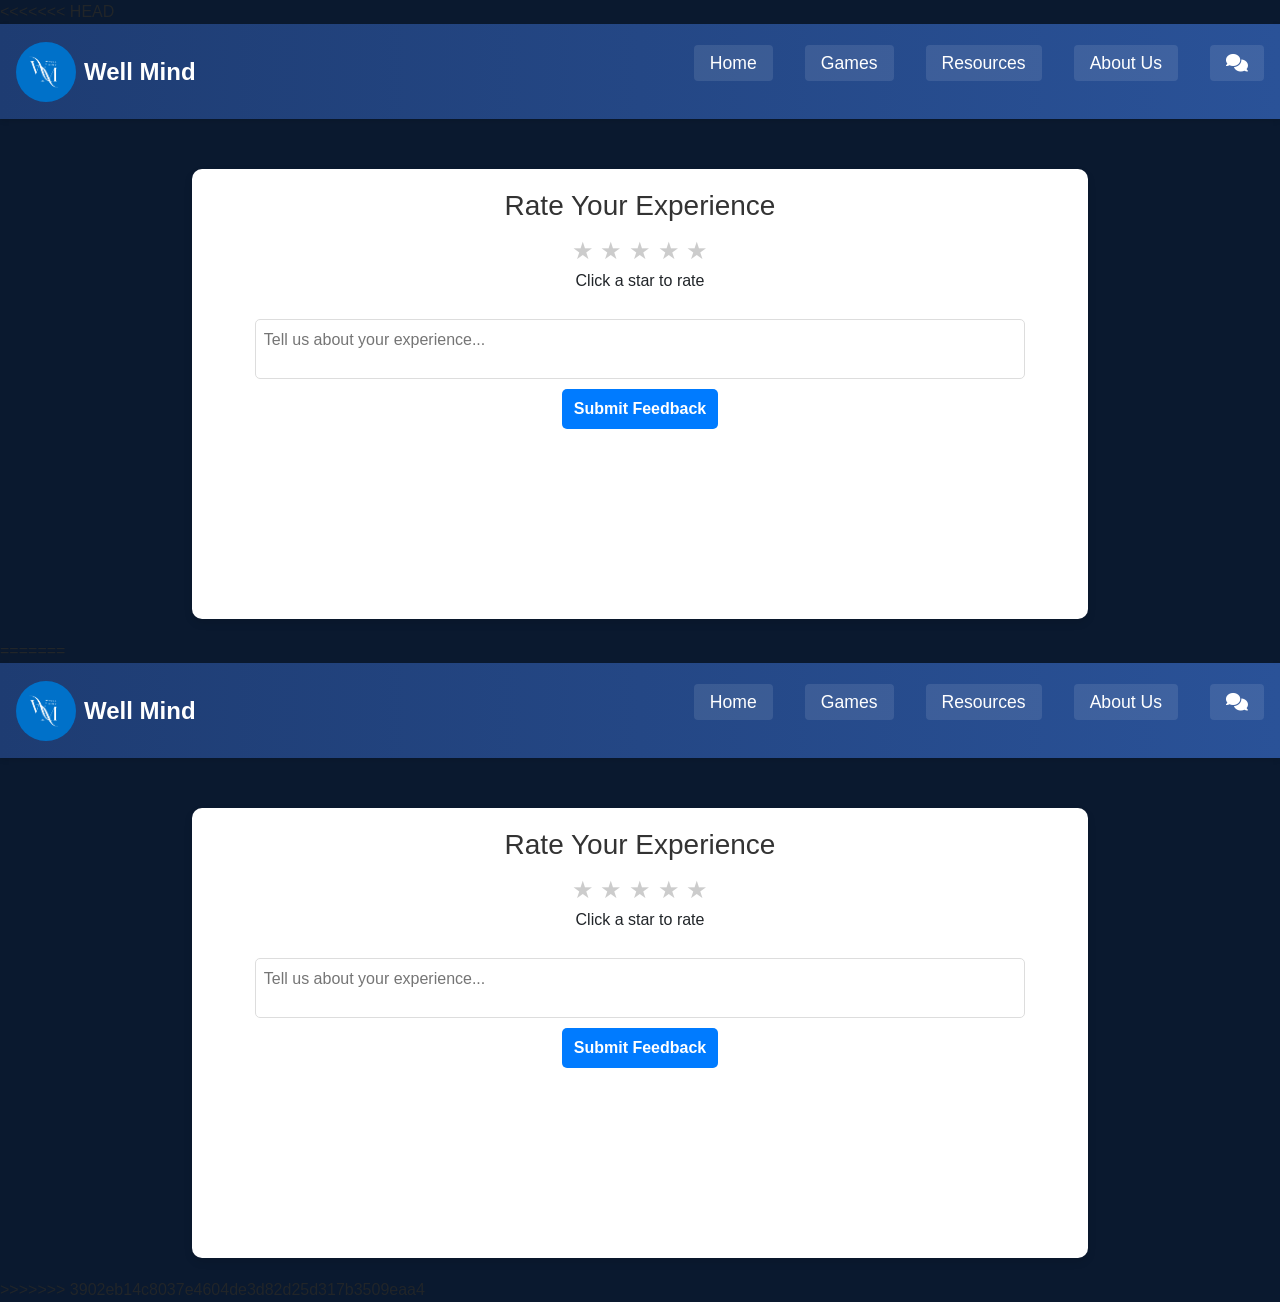
<file: feedback.html>
<<<<<<< HEAD
<!DOCTYPE html>
<html lang="en">
<head>
    <meta charset="UTF-8">
    <meta name="viewport" content="width=device-width, initial-scale=1.0">
    <title>Feedback</title>
    <link rel="stylesheet" href="style.css">
    <link rel="stylesheet" href="https://cdnjs.cloudflare.com/ajax/libs/font-awesome/6.7.2/css/all.min.css" integrity="sha512-Evv84Mr4kqVGRNSgIGL/F/aIDqQb7xQ2vcrdIwxfjThSH8CSR7PBEakCr51Ck+w+/U6swU2Im1vVX0SVk9ABhg==" crossorigin="anonymous" referrerpolicy="no-referrer" />
    <link rel="stylesheet" href="https://cdn.jsdelivr.net/npm/bootstrap@4.1.3/dist/css/bootstrap.min.css" integrity="sha384-MCw98/SFnGE8fJT3GXwEOngsV7Zt27NXFoaoApmYm81iuXoPkFOJwJ8ERdknLPMO" crossorigin="anonymous">
    <link rel="stylesheet" href="https://pro.fontawesome.com/releases/v5.10.0/css/all.css" />
    <style>
                body{
            background-color: #0A192F;
        }
        .feedback-container1 {
    align-items: center;
    text-align: center;
    padding: 20px;
    background: #ffffff;
    border-radius: 10px;
    height: 50vh;
    width: 70%;
    margin: 20px auto;
    /* padding-top: 260px; */
    margin-top: 50px;
    box-shadow: 0 4px 8px rgba(0, 0, 0, 0.1);
    font-family: Arial, sans-serif;
}

h3 {
    margin-bottom: 10px;
    color: #333;
}

.star-rating {
    font-size: 24px;
    color: #ccc;
    cursor: pointer;
}

.star-rating .star {
    transition: color 0.3s;
}

.star-rating .star:hover,
.star-rating .star.active {
    color: gold;
}

textarea {
    width: 90%;
    height: 60px;
    margin-top: 10px;
    padding: 8px;
    border: 1px solid #ddd;
    border-radius: 5px;
    resize: none;
}

button {
    margin-top: 10px;
    padding: 8px 12px;
    background: #007bff;
    color: white;
    border: none;
    border-radius: 5px;
    cursor: pointer;
    transition: 0.3s;
}

button:hover {
    background: #0056b3;
}

#feedback-response {
    margin-top: 10px;
    font-size: 14px;
    color: green;
}

    </style>
</head>
<body>
    <nav class="navbar ">
        <div class="logo">
            <img src="logo.png" alt="Logo" class="logo-img">
            <span class="logo-text">Well Mind</span>
        </div>
        
        <ul class="nav-links">
            <li><a href="index.html" class="active">Home</a></li>
            <li><a href="#games" class="active">Games</a></li>
            <li><a href="resources.html" class="active">Resources</a></li>
            <li><a href="about.html" class="active">About Us</a></li>
            <li><a href="feedback.html" class="active"><i class="fa-solid fa-comments"></i></a></li>
            
        </ul>
        
        <div class="hamburger">
            <span></span>
            <span></span>
            <span></span>
        </div>
    </nav>
    <div class="feedback-container1">
        <h3>Rate Your Experience</h3>
    
        <!-- Star Rating -->
        <div class="star-rating">
            <span class="star" onclick="rateApp(1)">★</span>
            <span class="star" onclick="rateApp(2)">★</span>
            <span class="star" onclick="rateApp(3)">★</span>
            <span class="star" onclick="rateApp(4)">★</span>
            <span class="star" onclick="rateApp(5)">★</span>
        </div>
    
        <p id="rating-description">Click a star to rate</p>
    
        <!-- Feedback Input -->
        <textarea id="feedback-text" placeholder="Tell us about your experience..."></textarea>
    
        <!-- Submit Button -->
        <button onclick="submitFeedback()">Submit Feedback</button>
    
        <!-- Response Message -->
        <p id="feedback-response"></p>
    </div>
    <script>
        let currentRating = 0;

function rateApp(rating) {
    currentRating = rating;
    let stars = document.querySelectorAll(".star");
    
    stars.forEach((star, index) => {
        star.classList.toggle("active", index < rating);
    });

    let descriptions = ["Very Bad", "Bad", "Average", "Good", "Excellent"];
    document.getElementById("rating-description").innerText = `You rated: ${descriptions[rating - 1]}`;
}

function submitFeedback() {
    let feedbackText = document.getElementById("feedback-text").value;

    if (currentRating === 0) {
        alert("Please provide a rating before submitting.");
        return;
    }

    if (feedbackText.trim() === "") {
        alert("Please enter some feedback.");
        return;
    }

    document.getElementById("feedback-response").innerText =
        `Thank you! You rated ${currentRating} stars and said: "${feedbackText}"`;
}
    </script>
    
</body>
=======
<!DOCTYPE html>
<html lang="en">
<head>
    <meta charset="UTF-8">
    <meta name="viewport" content="width=device-width, initial-scale=1.0">
    <title>Feedback</title>
    <link rel="stylesheet" href="style.css">
    <link rel="stylesheet" href="https://cdnjs.cloudflare.com/ajax/libs/font-awesome/6.7.2/css/all.min.css" integrity="sha512-Evv84Mr4kqVGRNSgIGL/F/aIDqQb7xQ2vcrdIwxfjThSH8CSR7PBEakCr51Ck+w+/U6swU2Im1vVX0SVk9ABhg==" crossorigin="anonymous" referrerpolicy="no-referrer" />
    <link rel="stylesheet" href="https://cdn.jsdelivr.net/npm/bootstrap@4.1.3/dist/css/bootstrap.min.css" integrity="sha384-MCw98/SFnGE8fJT3GXwEOngsV7Zt27NXFoaoApmYm81iuXoPkFOJwJ8ERdknLPMO" crossorigin="anonymous">
    <link rel="stylesheet" href="https://pro.fontawesome.com/releases/v5.10.0/css/all.css" />
    <style>
                body{
            background-color: #0A192F;
        }
        .feedback-container1 {
    align-items: center;
    text-align: center;
    padding: 20px;
    background: #ffffff;
    border-radius: 10px;
    height: 50vh;
    width: 70%;
    margin: 20px auto;
    /* padding-top: 260px; */
    margin-top: 50px;
    box-shadow: 0 4px 8px rgba(0, 0, 0, 0.1);
    font-family: Arial, sans-serif;
}

h3 {
    margin-bottom: 10px;
    color: #333;
}

.star-rating {
    font-size: 24px;
    color: #ccc;
    cursor: pointer;
}

.star-rating .star {
    transition: color 0.3s;
}

.star-rating .star:hover,
.star-rating .star.active {
    color: gold;
}

textarea {
    width: 90%;
    height: 60px;
    margin-top: 10px;
    padding: 8px;
    border: 1px solid #ddd;
    border-radius: 5px;
    resize: none;
}

button {
    margin-top: 10px;
    padding: 8px 12px;
    background: #007bff;
    color: white;
    border: none;
    border-radius: 5px;
    cursor: pointer;
    transition: 0.3s;
}

button:hover {
    background: #0056b3;
}

#feedback-response {
    margin-top: 10px;
    font-size: 14px;
    color: green;
}

    </style>
</head>
<body>
    <nav class="navbar ">
        <div class="logo">
            <img src="logo.png" alt="Logo" class="logo-img">
            <span class="logo-text">Well Mind</span>
        </div>
        
        <ul class="nav-links">
            <li><a href="index.html" class="active">Home</a></li>
            <li><a href="#games" class="active">Games</a></li>
            <li><a href="resources.html" class="active">Resources</a></li>
            <li><a href="about.html" class="active">About Us</a></li>
            <li><a href="feedback.html" class="active"><i class="fa-solid fa-comments"></i></a></li>
            
        </ul>
        
        <div class="hamburger">
            <span></span>
            <span></span>
            <span></span>
        </div>
    </nav>
    <div class="feedback-container1">
        <h3>Rate Your Experience</h3>
    
        <!-- Star Rating -->
        <div class="star-rating">
            <span class="star" onclick="rateApp(1)">★</span>
            <span class="star" onclick="rateApp(2)">★</span>
            <span class="star" onclick="rateApp(3)">★</span>
            <span class="star" onclick="rateApp(4)">★</span>
            <span class="star" onclick="rateApp(5)">★</span>
        </div>
    
        <p id="rating-description">Click a star to rate</p>
    
        <!-- Feedback Input -->
        <textarea id="feedback-text" placeholder="Tell us about your experience..."></textarea>
    
        <!-- Submit Button -->
        <button onclick="submitFeedback()">Submit Feedback</button>
    
        <!-- Response Message -->
        <p id="feedback-response"></p>
    </div>
    <script>
        let currentRating = 0;

function rateApp(rating) {
    currentRating = rating;
    let stars = document.querySelectorAll(".star");
    
    stars.forEach((star, index) => {
        star.classList.toggle("active", index < rating);
    });

    let descriptions = ["Very Bad", "Bad", "Average", "Good", "Excellent"];
    document.getElementById("rating-description").innerText = `You rated: ${descriptions[rating - 1]}`;
}

function submitFeedback() {
    let feedbackText = document.getElementById("feedback-text").value;

    if (currentRating === 0) {
        alert("Please provide a rating before submitting.");
        return;
    }

    if (feedbackText.trim() === "") {
        alert("Please enter some feedback.");
        return;
    }

    document.getElementById("feedback-response").innerText =
        `Thank you! You rated ${currentRating} stars and said: "${feedbackText}"`;
}
    </script>
    
</body>
>>>>>>> 3902eb14c8037e4604de3d82d25d317b3509eaa4
</html>
</file>
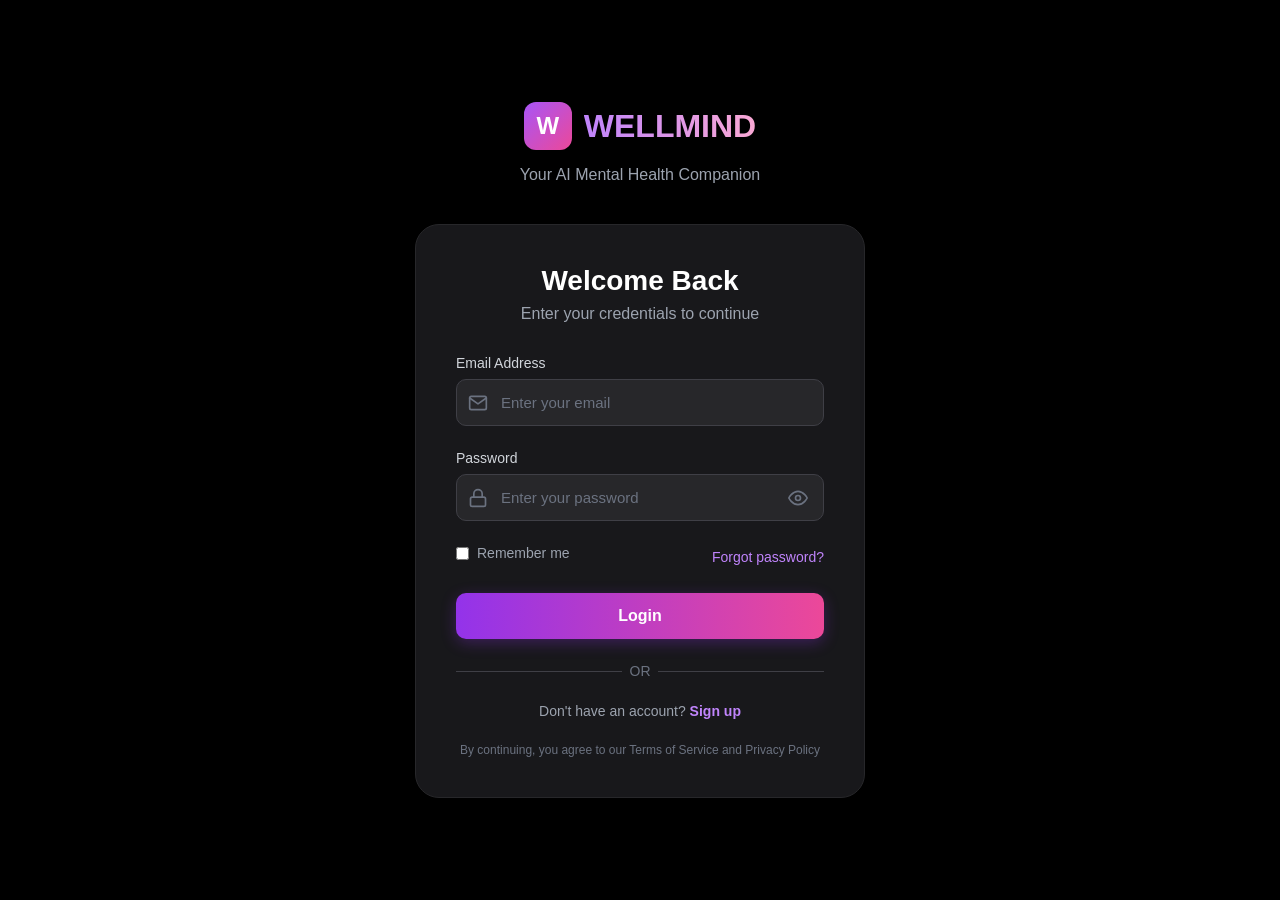
<file: login.html>
<!DOCTYPE html>
<html lang="en">
<head>
    <meta charset="UTF-8">
    <meta name="viewport" content="width=device-width, initial-scale=1.0">
    <title>Login - WELLMIND</title>
    <style>
        * {
            margin: 0;
            padding: 0;
            box-sizing: border-box;
        }

        body {
            font-family: -apple-system, BlinkMacSystemFont, 'Segoe UI', Roboto, 'Helvetica Neue', Arial, sans-serif;
            background: #000000;
            color: #ffffff;
            min-height: 100vh;
            display: flex;
            align-items: center;
            justify-content: center;
            padding: 20px;
        }

        .container {
            width: 100%;
            max-width: 450px;
        }

        .logo-section {
            text-align: center;
            margin-bottom: 40px;
        }

        .logo-wrapper {
            display: inline-flex;
            align-items: center;
            gap: 12px;
            margin-bottom: 16px;
        }

        .logo {
            width: 48px;
            height: 48px;
            background: linear-gradient(135deg, #a855f7 0%, #ec4899 100%);
            border-radius: 12px;
            display: flex;
            align-items: center;
            justify-content: center;
            font-size: 24px;
            font-weight: bold;
        }

        .brand-name {
            font-size: 32px;
            font-weight: bold;
            background: linear-gradient(90deg, #c084fc 0%, #f9a8d4 100%);
            -webkit-background-clip: text;
            -webkit-text-fill-color: transparent;
            background-clip: text;
        }

        .tagline {
            color: #9ca3af;
            font-size: 16px;
        }

        .auth-card {
            background: #18181b;
            border: 1px solid #27272a;
            border-radius: 24px;
            padding: 40px;
            box-shadow: 0 20px 50px rgba(0, 0, 0, 0.5);
        }

        .card-title {
            font-size: 28px;
            font-weight: bold;
            margin-bottom: 8px;
            text-align: center;
        }

        .card-subtitle {
            color: #9ca3af;
            text-align: center;
            margin-bottom: 32px;
        }

        .form-group {
            margin-bottom: 24px;
        }

        label {
            display: block;
            font-size: 14px;
            font-weight: 500;
            color: #d1d5db;
            margin-bottom: 8px;
        }

        .input-wrapper {
            position: relative;
        }

        .input-icon {
            position: absolute;
            left: 12px;
            top: 50%;
            transform: translateY(-50%);
            color: #6b7280;
            width: 20px;
            height: 20px;
        }

        input[type="email"],
        input[type="password"],
        input[type="text"] {
            width: 100%;
            padding: 14px 16px 14px 44px;
            background: #27272a;
            border: 1px solid #3f3f46;
            border-radius: 10px;
            color: #ffffff;
            font-size: 15px;
            transition: all 0.3s ease;
        }

        input[type="email"]:focus,
        input[type="password"]:focus,
        input[type="text"]:focus {
            outline: none;
            border-color: #a855f7;
            box-shadow: 0 0 0 3px rgba(168, 85, 247, 0.1);
        }

        input::placeholder {
            color: #6b7280;
        }

        .password-toggle {
            position: absolute;
            right: 12px;
            top: 50%;
            transform: translateY(-50%);
            background: none;
            border: none;
            color: #6b7280;
            cursor: pointer;
            padding: 4px;
            display: flex;
            align-items: center;
            transition: color 0.3s ease;
        }

        .password-toggle:hover {
            color: #d1d5db;
        }

        .options-row {
            display: flex;
            justify-content: space-between;
            align-items: center;
            margin-bottom: 24px;
            font-size: 14px;
        }

        .checkbox-wrapper {
            display: flex;
            align-items: center;
            color: #9ca3af;
        }

        .checkbox-wrapper input[type="checkbox"] {
            margin-right: 8px;
            width: auto;
        }

        .forgot-link {
            color: #c084fc;
            text-decoration: none;
            transition: color 0.3s ease;
        }

        .forgot-link:hover {
            color: #a855f7;
        }

        .submit-btn {
            width: 100%;
            padding: 14px;
            background: linear-gradient(90deg, #9333ea 0%, #ec4899 100%);
            border: none;
            border-radius: 10px;
            color: #ffffff;
            font-size: 16px;
            font-weight: 600;
            cursor: pointer;
            transition: all 0.3s ease;
            box-shadow: 0 4px 15px rgba(147, 51, 234, 0.3);
        }

        .submit-btn:hover {
            background: linear-gradient(90deg, #7c3aed 0%, #db2777 100%);
            transform: translateY(-1px);
            box-shadow: 0 6px 20px rgba(147, 51, 234, 0.4);
        }

        .divider {
            text-align: center;
            margin: 24px 0;
            color: #6b7280;
            font-size: 14px;
            position: relative;
        }

        .divider::before,
        .divider::after {
            content: '';
            position: absolute;
            top: 50%;
            width: 45%;
            height: 1px;
            background: #3f3f46;
        }

        .divider::before {
            left: 0;
        }

        .divider::after {
            right: 0;
        }

        .signup-link {
            text-align: center;
            color: #9ca3af;
            font-size: 14px;
        }

        .signup-link a {
            color: #c084fc;
            text-decoration: none;
            font-weight: 600;
            transition: color 0.3s ease;
        }

        .signup-link a:hover {
            color: #a855f7;
        }

        .footer-text {
            text-align: center;
            color: #6b7280;
            font-size: 12px;
            margin-top: 24px;
        }

        /* Icon SVGs */
        .icon-mail {
            background-image: url("data:image/svg+xml,%3Csvg xmlns='http://www.w3.org/2000/svg' width='20' height='20' viewBox='0 0 24 24' fill='none' stroke='%236b7280' stroke-width='2' stroke-linecap='round' stroke-linejoin='round'%3E%3Cpath d='M4 4h16c1.1 0 2 .9 2 2v12c0 1.1-.9 2-2 2H4c-1.1 0-2-.9-2-2V6c0-1.1.9-2 2-2z'/%3E%3Cpolyline points='22,6 12,13 2,6'/%3E%3C/svg%3E");
            background-repeat: no-repeat;
            background-position: center;
        }

        .icon-lock {
            background-image: url("data:image/svg+xml,%3Csvg xmlns='http://www.w3.org/2000/svg' width='20' height='20' viewBox='0 0 24 24' fill='none' stroke='%236b7280' stroke-width='2' stroke-linecap='round' stroke-linejoin='round'%3E%3Crect x='3' y='11' width='18' height='11' rx='2' ry='2'/%3E%3Cpath d='M7 11V7a5 5 0 0 1 10 0v4'/%3E%3C/svg%3E");
            background-repeat: no-repeat;
            background-position: center;
        }
    </style>
</head>
<body>
    <div class="container">
        <!-- Logo Section -->
        <div class="logo-section">
            <div class="logo-wrapper">
                <div class="logo">W</div>
                <h1 class="brand-name">WELLMIND</h1>
            </div>
            <p class="tagline">Your AI Mental Health Companion</p>
        </div>

        <!-- Login Card -->
        <div class="auth-card">
            <h2 class="card-title">Welcome Back</h2>
            <p class="card-subtitle">Enter your credentials to continue</p>

            <form id="loginForm">
                <div class="form-group">
                    <label for="email">Email Address</label>
                    <div class="input-wrapper">
                        <span class="input-icon icon-mail"></span>
                        <input type="email" id="email" name="email" placeholder="Enter your email" required>
                    </div>
                </div>

                <div class="form-group">
                    <label for="password">Password</label>
                    <div class="input-wrapper">
                        <span class="input-icon icon-lock"></span>
                        <input type="password" id="password" name="password" placeholder="Enter your password" required>
                        <button type="button" class="password-toggle" onclick="togglePassword()">
                            <svg id="eyeIcon" xmlns="http://www.w3.org/2000/svg" width="20" height="20" viewBox="0 0 24 24" fill="none" stroke="currentColor" stroke-width="2" stroke-linecap="round" stroke-linejoin="round">
                                <path d="M1 12s4-8 11-8 11 8 11 8-4 8-11 8-11-8-11-8z"></path>
                                <circle cx="12" cy="12" r="3"></circle>
                            </svg>
                        </button>
                    </div>
                </div>

                <div class="options-row">
                    <label class="checkbox-wrapper">
                        <input type="checkbox" name="remember">
                        Remember me
                    </label>
                    <a href="#" class="forgot-link">Forgot password?</a>
                </div>

                <button type="submit" class="submit-btn">Login</button>
            </form>

            <div class="divider">OR</div>

            <p class="signup-link">
                Don't have an account? <a href="signup.html">Sign up</a>
            </p>

            <p class="footer-text">
                By continuing, you agree to our Terms of Service and Privacy Policy
            </p>
        </div>
    </div>

    <script>
        function togglePassword() {
            const passwordInput = document.getElementById('password');
            const eyeIcon = document.getElementById('eyeIcon');
            
            if (passwordInput.type === 'password') {
                passwordInput.type = 'text';
                eyeIcon.innerHTML = '<path d="M17.94 17.94A10.07 10.07 0 0 1 12 20c-7 0-11-8-11-8a18.45 18.45 0 0 1 5.06-5.94M9.9 4.24A9.12 9.12 0 0 1 12 4c7 0 11 8 11 8a18.5 18.5 0 0 1-2.16 3.19m-6.72-1.07a3 3 0 1 1-4.24-4.24"></path><line x1="1" y1="1" x2="23" y2="23"></line>';
            } else {
                passwordInput.type = 'password';
                eyeIcon.innerHTML = '<path d="M1 12s4-8 11-8 11 8 11 8-4 8-11 8-11-8-11-8z"></path><circle cx="12" cy="12" r="3"></circle>';
            }
        }

        document.getElementById('loginForm').addEventListener('submit', function(e) {
            e.preventDefault();
            
            const email = document.getElementById('email').value;
            const password = document.getElementById('password').value;
            
            if (email && password) {

                localStorage.setItem("isLoggedIn", "true");
localStorage.setItem("userEmail", email);

window.location.href = "index.html";

            }
        });
    </script>
</body>
</html>
</file>
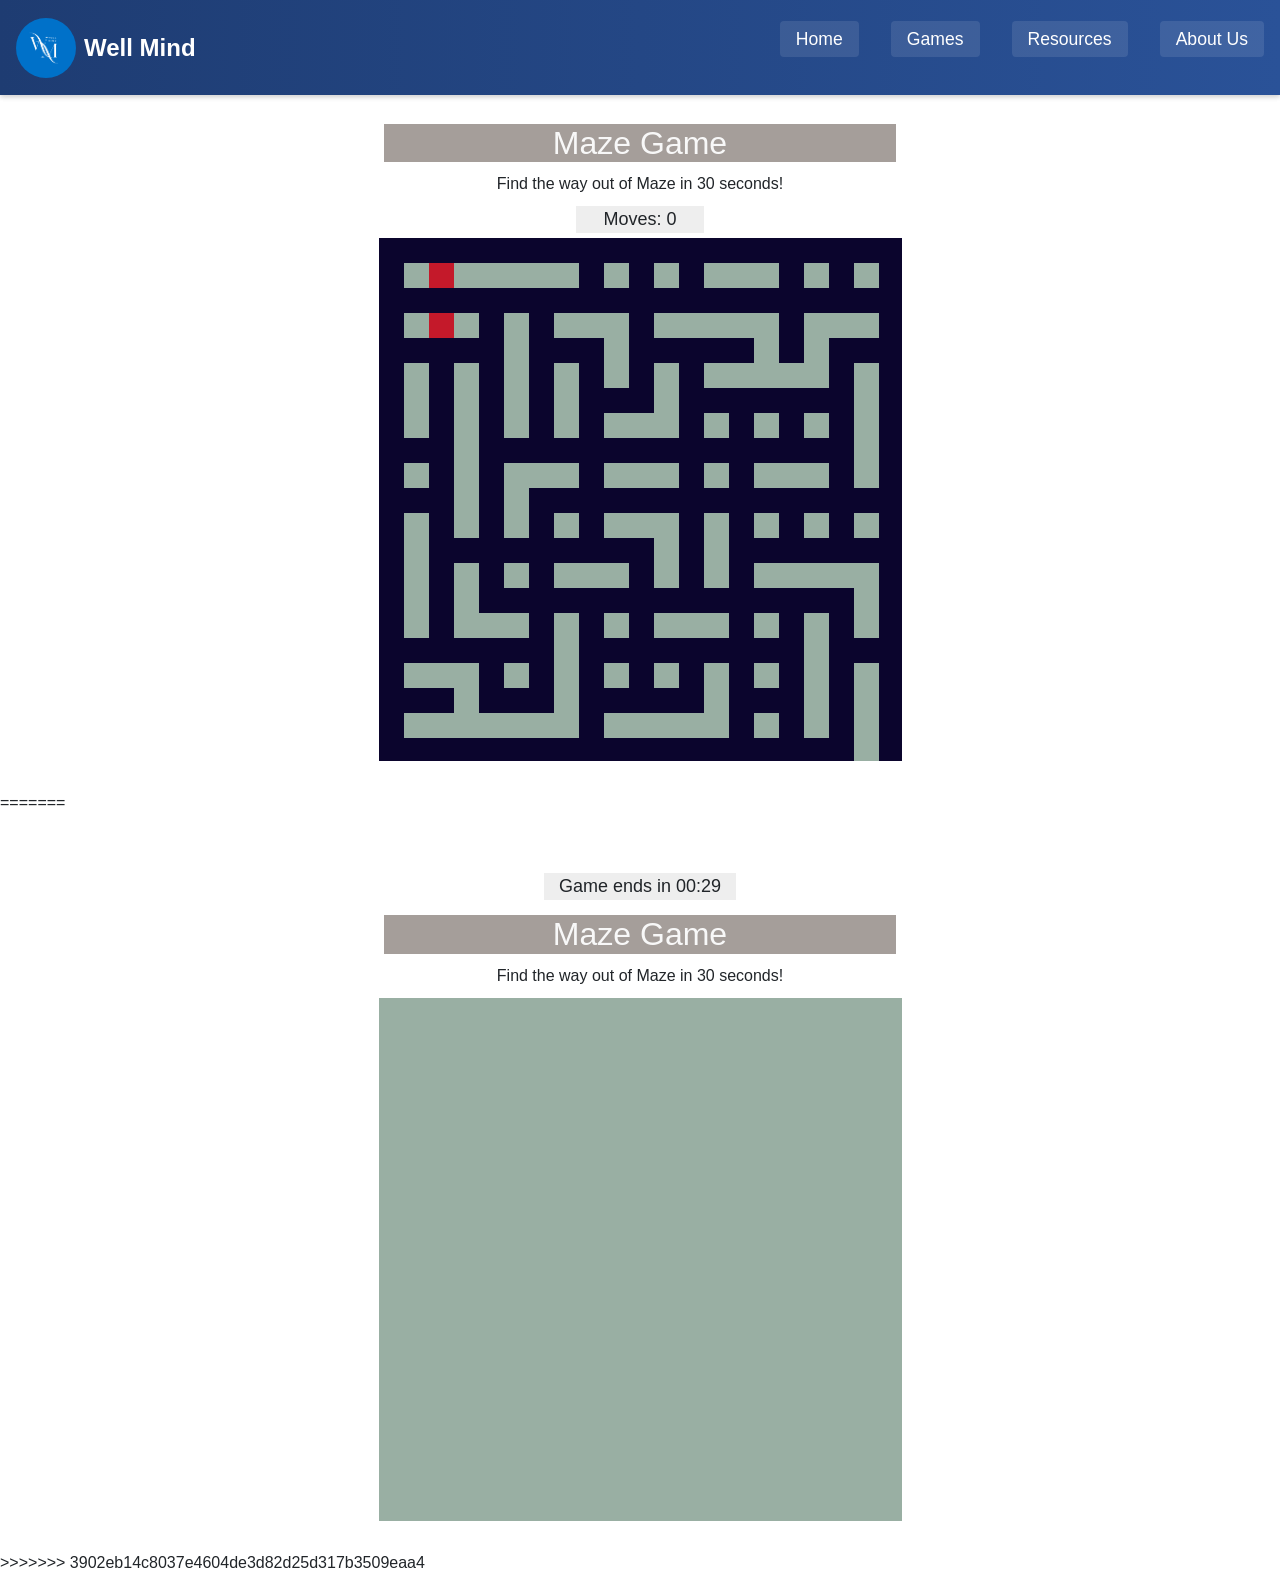
<file: maze.html>
<<<<<<< HEAD
<!doctype html>
<html xmlns="http://www.w3.org/1999/html">
<head>
    <meta charset="UTF-8" />
    <title>WellMind-Maze Game</title>
    <link rel="stylesheet" href="style.css">
    <link rel="stylesheet" href="https://cdnjs.cloudflare.com/ajax/libs/font-awesome/6.7.2/css/all.min.css" integrity="sha512-Evv84Mr4kqVGRNSgIGL/F/aIDqQb7xQ2vcrdIwxfjThSH8CSR7PBEakCr51Ck+w+/U6swU2Im1vVX0SVk9ABhg==" crossorigin="anonymous" referrerpolicy="no-referrer" />
    <link rel="stylesheet" href="https://cdn.jsdelivr.net/npm/bootstrap@4.1.3/dist/css/bootstrap.min.css" integrity="sha384-MCw98/SFnGE8fJT3GXwEOngsV7Zt27NXFoaoApmYm81iuXoPkFOJwJ8ERdknLPMO" crossorigin="anonymous">
    <link rel="stylesheet" href="https://pro.fontawesome.com/releases/v5.10.0/css/all.css" />
    <style>
        * { padding: 0; margin: 0; }
        #heading {
            text-align: center;
            margin-top: 15px;
            margin-bottom: 15px;
            font-size: xx-large;
        }
        #heading{ margin: 0 auto}
        #canvas { background: #99afa3; display: block; margin: 0 auto; }
        #c { background: #eeeeee; display: block; margin: 0 auto; }
        #timerel { background: #eeeeee; display: block; margin: 0 auto; }
    </style>
    <style>
        /* The Modal (background) */
        .modal {
            display: none; /* Hidden by default */
            position: fixed; /* Stay in place */
            z-index: 1; /* Sit on top */
            padding-top: 20%; /* Location of the box */
            left: 0;
            top: 0;
            width: 100%; /* Full width */
            height: 100%; /* Full height */
            overflow: auto; /* Enable scroll if needed */
            background-color: rgb(0,0,0); /* Fallback color */
            background-color: rgba(0,0,0,0.4); /* Black w/ opacity */
        }

        /* Modal Content */
        .modal-content {
            position: relative;
            background-color: #fefefe;
            margin: auto;
            padding: 0;
            border: 1px solid #888;
            width: 30%;
            box-shadow: 0 4px 8px 0 rgba(0,0,0,0.2),0 6px 20px 0 rgba(0,0,0,0.19);
            -webkit-animation-name: animatetop;
            -webkit-animation-duration: 0.4s;
            animation-name: animatetop;
            animation-duration: 0.4s
        }

        /* Add Animation */
        @-webkit-keyframes animatetop {
            from {top:-300px; opacity:0}
            to {top:0; opacity:1}
        }

        @keyframes animatetop {
            from {top:-300px; opacity:0}
            to {top:0; opacity:1}
        }

        /* The Close Button */
        .close {
            color: white;
            float: right;
            font-size: 28px;
            font-weight: bold;
        }

        .close:hover,
        .close:focus {
            color: #000;
            text-decoration: none;
            cursor: pointer;
        }

        .modal-header {
            padding: 2px 16px;
            background-color: #41d9f4;
            color: white;
            text-align: center;
            height : 50%;
        }

        .modal-body {padding: 2px 16px;}

        .modal-footer {
            padding: 2px 16px;
            background-color:#f4bc42;
            color: white;
            text-align: center;
            height: 50%;
        }
    </style>


</head>
<body>
    <nav class="navbar fixed-top">
        <div class="logo">
            <img src="logo.png" alt="Logo" class="logo-img">
            <span class="logo-text">Well Mind</span>
        </div>
        
        <ul class="nav-links">
            <li><a href="index.html" class="active">Home</a></li>
            <li><a href="#games" class="active">Games</a></li>
            <li><a href="resources.html" class="active">Resources</a></li>
            <li><a href="about.html" class="active">About Us</a></li>
            
        </ul>
        
        <div class="hamburger">
            <span></span>
            <span></span>
            <span></span>
        </div>
    </nav>
<section style="padding-top: 100px;">
    <div id="wrapper" style="margin-left:auto; margin-right:auto;">
        <h1 id="heading" style="background-color: #a59e9a; text-decoration-style: solid; color: #F8F8F8; width: 40%; margin-top: 0px; margin-bottom: 10px">Maze Game</h1>
        <div id="maze">
            <p style="text-align: center;margin-bottom: 10px">Find the way out of Maze in 30 seconds!</p>
            <div id="c" style="margin-left:auto; margin-right:auto;margin-bottom: 5px;text-align: center;width: 10%;font-size: large"></div>

            <canvas id="canvas" width="523" height="523" style="margin-left:auto; margin-right:auto;margin-bottom: 30px;">
            This text is displayed if your browser does not support HTML5 Canvas.
        </canvas>
            <div class="fixed-bottom" id="timerel" style="margin-left:auto; margin-right:auto;margin-top:0px;text-align: center;width: 15%;font-size: large"></div>

        </div>

        <!-- The Modal -->
        <div id="myModal" class="modal">

            <!-- Modal content -->
            <div class="modal-content">
                <div class="modal-header">
                    <span class="close">&times;</span>
                    <h2 class="gamehead"></h2>
                </div>
                <div class="modal-footer">
                    <h2 id="demo" onmouseover="" style="cursor:pointer;">Play Again?</h2>
                </div>
            </div>

        </div>


    </div>
    <!--canvas id="c" width="2048" height="2048" style="margin-left:auto; margin-right:auto"></canvas-->
    <script type="text/javascript">
        // Get the modal
        var modal = document.getElementById('myModal');

        // Get the <span> element that closes the modal
        var span = document.getElementsByClassName("close")[0];

        // When the user clicks the button, open the modal
        modelfungo = function() {
            console.log("func called")
            modal.style.display = "block";
            x = document.querySelector(".gamehead");
            x.textContent = "Game Over"

        }

        modelfunwin = function() {
            console.log("func called")
            modal.style.display = "block";
            x = document.querySelector(".gamehead");
            x.textContent = "Congrats! You Win"

        }

        document.getElementById("demo").addEventListener("click", myFunction);

        function myFunction() {
            document.location.reload();
        }

        // When the user clicks on <span> (x), close the modal
        span.onclick = function() {
            modal.style.display = "none";
        }

        // When the user clicks anywhere outside of the modal, close it
        window.onclick = function(event) {
            if (event.target == modal) {
                modal.style.display = "none";
            }
        }


        //var now = new Date().getTime();
        function startTimer(duration, display) {
            var start = Date.now(),
                diff,
                minutes,
                seconds;

            function timer() {
                if(playing) {
                    diff = duration - (((Date.now() - start) / 1000) | 0);
                    minutes = (diff / 60) | 0;
                    seconds = (diff % 60) | 0;
                    minutes = minutes < 10 ? "0" + minutes : minutes;
                    seconds = seconds < 10 ? "0" + seconds : seconds;
                    display.textContent = "Game ends in " + minutes + ":" + seconds;

                    if (diff <= 0) {
                        display.textContent = "Game Over";
                        start = Date.now() + 1000;
                        playing = false
                        modelfungo();
                    }
                }
            };
            timer();
            setInterval(timer,1000)
        }

        window.onload = function () {
            twominutes = 30;
            x = document.querySelector("#timerel");
            startTimer(twominutes,x)
        }
        playing = true
        window.addEventListener('keydown',doKeyDown,true);

        function doKeyDown(evt)
        {
            var handled = false;
            if (playing) {
                switch (evt.keyCode) {
                    case 38:  /* Up arrow was pressed */
                        m.moveup("canvas");
                        handled = true
                        break;
                    case 87:  /* Up arrow was pressed */
                        m.moveup("canvas");
                        handled = true
                        break;
                    case 40 :  /* Down arrow was pressed */
                        m.movedown("canvas");
                        handled = true
                        break;
                    case 83 :  /* Down arrow was pressed */
                        m.movedown("canvas");
                        handled = true
                        break;
                    case 37:  /* Left arrow was pressed */
                        m.moveleft("canvas");
                        handled = true
                        break;
                    case 65:  /* Left arrow was pressed */
                        m.moveleft("canvas");
                        handled = true
                        break;
                    case 39:  /* Right arrow was pressed */
                        m.moveright("canvas");
                        handled = true
                        break;
                    case 68:  /* Right arrow was pressed */
                        m.moveright("canvas");
                        handled = true
                        break;
                }
                if (m.checker("canvas"))
                    playing = false
                console.log(m.getMoves())

            }
            if (handled)
                evt.preventDefault(); // prevent arrow keys from scrolling the page (supported in IE9+ and all other browsers)
        }


        var dsd = function (size) {
            this.N = size;
            this.P = new Array(this.N);
            this.R = new Array(this.N);

            this.init = function () {
                for (var i = 0; i < this.N; i++) {
                    this.P[i] = i;
                    this.R[i] = 0;
                }
            }

            this.union = function (x, y) {
                var u = this.find(x);
                var v = this.find(y);
                if (this.R[u] > this.R[v]) {
                    this.R[u] = this.R[v] + 1;
                    this.P[u] = v;
                }
                else {
                    this.R[v] = this.R[u] + 1;
                    this.P[v] = u;
                }
            }

            this.find = function (x) {
                if (x == this.P[x])
                    return x;
                this.P[x] = this.find(this.P[x]);
                return this.P[x];
            }
        };

        function random(min, max)      { return (min + (Math.random() * (max - min)));            };
        function randomChoice(choices) { return choices[Math.round(random(0, choices.length-1))]; };

        var maze = function (X, Y) {
            this.N = X;
            this.M = Y;
            this.S = 25;
            this.moves = 0;
            this.Board = new Array(2 * this.N + 1);
            this.EL = new Array();
            this.vis = new Array(2 * this.N + 1);
            this.delay = 2;
            this.x = 1;
            this.init = function () {
                for (var i = 0; i < 2 * this.N + 1; i++) {
                    this.Board[i] = new Array(2 * this.M + 1);
                    this.vis[i] = new Array(2 * this.M + 1);
                }

                for (var i = 0; i < 2 * this.N + 1; i++) {
                    for (var j = 0; j < 2 * this.M + 1; j++) {
                        if (!(i % 2) && !(j % 2)) {
                            this.Board[i][j] = '+';
                        }
                        else if (!(i % 2)) {
                            this.Board[i][j] = '-';
                        }
                        else if (!(j % 2)) {
                            this.Board[i][j] = '|';
                        }
                        else {
                            this.Board[i][j] = ' ';
                        }
                        this.vis[i][j] = 0;
                    }
                }
            }


            this.add_edges = function () {
                for (var i = 0; i < this.N; i++) {
                    for (var j = 0; j < this.M; j++) {
                        if (i != this.N - 1) {
                            this.EL.push([[i, j], [i + 1, j], 1]);
                        }
                        if (j != this.M - 1) {
                            this.EL.push([[i, j], [i, j + 1], 1]);
                        }
                    }
                }
            }


            //Hash function
            this.h = function (e) {
                return e[1] * this.M + e[0];
            }
            this.randomize = function (EL) {
                for (var i = 0; i < EL.length; i++) {
                    var si = Math.floor(Math.random() * 387) % EL.length;
                    var tmp = EL[si];
                    EL[si] = EL[i];
                    EL[i] = tmp;
                }
                return EL;
            }

            this.breakwall = function (e) {
                var x = e[0][0] + e[1][0] + 1;
                var y = e[0][1] + e[1][1] + 1;
                this.Board[x][y] = ' ';
            }

            this.gen_maze = function () {
                this.EL = this.randomize(this.EL);
                var D = new dsd(this.M * this.M);
                D.init();
                var s = this.h([0, 0]);
                var e = this.h([this.N - 1, this.M - 1]);
                this.Board[1][0] = ' ';
                this.Board[2 * this.N - 1][2 * this.M] = ' ';
                //Run Kruskal
                for (var i = 0; i < this.EL.length; i++) {
                    var x = this.h(this.EL[i][0]);
                    var y = this.h(this.EL[i][1]);
                    if (D.find(s) == D.find(e)) {
                        if (!(D.find(x) == D.find(s) && D.find(y) == D.find(s))) {
                            if (D.find(x) != D.find(y)) {
                                D.union(x, y);
                                this.breakwall(this.EL[i]);
                                this.EL[i][2] = 0;
                            }

                        }
                        //break;
                    }

                    else if (D.find(x) != D.find(y)) {
                        D.union(x, y);
                        this.breakwall(this.EL[i]);
                        this.EL[i][2] = 0;
                    }
                    else {
                        continue;
                    }
                }

            };


            this.draw_canvas = function (id) {
                this.canvas = document.getElementById(id);
                var scale = this.S;
                temp = []
                if (this.canvas.getContext) {
                    this.ctx = this.canvas.getContext('2d');
                    this.Board[1][0] = '$'
                    for (var i = 0; i < 2 * this.N + 1; i++) {
                        for (var j = 0; j < 2 * this.M + 1; j++) {
                            if (this.Board[i][j] != ' '){//} && this.Board[i][j] != '&') {
                                this.ctx.fillStyle = "#0b052d";
                                this.ctx.fillRect(scale * i, scale * j, scale, scale);
                            }
                            else if(i<5 && j <5)
                                temp.push([i,j])
                            }
                    }
                    x = randomChoice(temp)
                //    console.log(temp)
                    this.Board[x[0]][x[1]] = '&'
                    this.ctx.fillStyle = "#c4192a";
                    this.ctx.fillRect(scale* x[0], scale * x[1], scale, scale);
                }
            };

            this.checkPos = function (id) {
                for (var i = 0; i < 2 * this.N + 1; i++) {
                    for (var j = 0; j < 2 * this.M + 1; j++) {
                        if (this.Board[i][j] == '&') {
                           // console.log(i,j)
                            return [i,j]
                        }
                    }
                }
            }

            this.moveclear = function (a,b) {
                var scale = this.S;
                this.ctx = this.canvas.getContext('2d');
                this.ctx.fillStyle = "#e27158";
                this.ctx.fillRect(scale * a, scale * b, scale, scale);
                this.Board[a][b] = ' '
            }

            this.move =  function (a,b) {
                var scale = this.S;
                this.ctx = this.canvas.getContext('2d');
                this.ctx.fillStyle = "#c4192a";
                this.ctx.fillRect(scale * a, scale * b, scale, scale);
                this.Board[a][b] = '&'
            }

            this.moveup = function (id) {
                cord = this.checkPos(id);
                var scale = this.S;
                i = cord[0]
                j = cord[1]
                j -= 1
                if (j < 0)
                    return
                else if (j > 2 * this.M)
                    return
                else if (this.Board[i][j] == ' ') {
                    this.moveclear(i,j+1);
                    this.move(i,j);
                    this.moves+=1;}
                else
                    return
            }

            this.movedown = function (id) {
                cord = this.checkPos(id);
                var scale = this.S;
                i = cord[0]
                j = cord[1]
                j+=1
                if(j<0)
                    return
                else if(j>2*this.M)
                    return
                else if(this.Board[i][j] ==' ') {
                    this.moveclear(i,j-1);
                    this.move(i,j);
                    this.moves+=1;}
                else
                    return
            }

            this.moveleft = function (id) {
                cord = this.checkPos(id);
                var scale = this.S;
                i = cord[0]
                j = cord[1]
                i-=1
                if(i<0)
                    return
                else if(i>2*this.N)
                    return
                else if(this.Board[i][j] ==' ') {
                    this.moveclear(i+1,j);
                    this.move(i,j);
                    this.moves+=1;}
                else
                    return
            }

            this.moveright = function (id) {
                cord = this.checkPos(id);
                var scale = this.S;
                i = cord[0]
                j = cord[1]
                i+=1
                if(i<0)
                    return
                else if(i>2*this.N)
                    return
                else if(this.Board[i][j] ==' ') {
                    this.moveclear(i-1,j);
                    this.move(i,j);
                    this.moves+=1;}
                else
                    return
            }
            this.checker = function (id) {
          //      console.log("win");
                cord = this.checkPos(id);
                i = cord[0]
                j = cord[1]
            //    console.log(cord)
                if ((i == 19 && j== 20) || (i==1 && j==0)) {
                    modelfunwin();
         //           alert("YOU WIN, CONGRATULATIONS!");
                  //
                    return 1
                }
                return 0
            }

            this.getMoves = function () {
                return this.moves;
            }

        };

        m = new maze(10 , 10);
        m.init();
        m.add_edges();
        m.gen_maze();
        m.draw_canvas("canvas");
        function drawMoves() {
            document.getElementById("c").innerHTML = "Moves: "+ m.getMoves()
        }
       // drawMoves();
        setInterval(drawMoves, 100);

        //addEvents();
    </script>
    <script>

    </script>


</section>
</body>
=======
<!doctype html>
<html xmlns="http://www.w3.org/1999/html">
<head>
    <meta charset="UTF-8" />
    <title>WellMind-Maze Game</title>
    <link rel="stylesheet" href="style.css">
    <link rel="stylesheet" href="https://cdnjs.cloudflare.com/ajax/libs/font-awesome/6.7.2/css/all.min.css" integrity="sha512-Evv84Mr4kqVGRNSgIGL/F/aIDqQb7xQ2vcrdIwxfjThSH8CSR7PBEakCr51Ck+w+/U6swU2Im1vVX0SVk9ABhg==" crossorigin="anonymous" referrerpolicy="no-referrer" />
    <link rel="stylesheet" href="https://cdn.jsdelivr.net/npm/bootstrap@4.1.3/dist/css/bootstrap.min.css" integrity="sha384-MCw98/SFnGE8fJT3GXwEOngsV7Zt27NXFoaoApmYm81iuXoPkFOJwJ8ERdknLPMO" crossorigin="anonymous">
    <link rel="stylesheet" href="https://pro.fontawesome.com/releases/v5.10.0/css/all.css" />
    <style>
        * { padding: 0; margin: 0; }
        #heading {
            text-align: center;
            margin-top: 15px;
            margin-bottom: 15px;
            font-size: xx-large;
        }
        #heading{ margin: 0 auto}
        #canvas { background: #99afa3; display: block; margin: 0 auto; }
        #c { background: #eeeeee; display: block; margin: 0 auto; }
        #timerel { background: #eeeeee; display: block; margin: 0 auto; }
    </style>
    <style>
        /* The Modal (background) */
        .modal {
            display: none; /* Hidden by default */
            position: fixed; /* Stay in place */
            z-index: 1; /* Sit on top */
            padding-top: 20%; /* Location of the box */
            left: 0;
            top: 0;
            width: 100%; /* Full width */
            height: 100%; /* Full height */
            overflow: auto; /* Enable scroll if needed */
            background-color: rgb(0,0,0); /* Fallback color */
            background-color: rgba(0,0,0,0.4); /* Black w/ opacity */
        }

        /* Modal Content */
        .modal-content {
            position: relative;
            background-color: #fefefe;
            margin: auto;
            padding: 0;
            border: 1px solid #888;
            width: 30%;
            box-shadow: 0 4px 8px 0 rgba(0,0,0,0.2),0 6px 20px 0 rgba(0,0,0,0.19);
            -webkit-animation-name: animatetop;
            -webkit-animation-duration: 0.4s;
            animation-name: animatetop;
            animation-duration: 0.4s
        }

        /* Add Animation */
        @-webkit-keyframes animatetop {
            from {top:-300px; opacity:0}
            to {top:0; opacity:1}
        }

        @keyframes animatetop {
            from {top:-300px; opacity:0}
            to {top:0; opacity:1}
        }

        /* The Close Button */
        .close {
            color: white;
            float: right;
            font-size: 28px;
            font-weight: bold;
        }

        .close:hover,
        .close:focus {
            color: #000;
            text-decoration: none;
            cursor: pointer;
        }

        .modal-header {
            padding: 2px 16px;
            background-color: #41d9f4;
            color: white;
            text-align: center;
            height : 50%;
        }

        .modal-body {padding: 2px 16px;}

        .modal-footer {
            padding: 2px 16px;
            background-color:#f4bc42;
            color: white;
            text-align: center;
            height: 50%;
        }
    </style>


</head>
<body>
    <nav class="navbar fixed-top">
        <div class="logo">
            <img src="logo.png" alt="Logo" class="logo-img">
            <span class="logo-text">Well Mind</span>
        </div>
        
        <ul class="nav-links">
            <li><a href="index.html" class="active">Home</a></li>
            <li><a href="#games" class="active">Games</a></li>
            <li><a href="resources.html" class="active">Resources</a></li>
            <li><a href="about.html" class="active">About Us</a></li>
            
        </ul>
        
        <div class="hamburger">
            <span></span>
            <span></span>
            <span></span>
        </div>
    </nav>
<section style="padding-top: 100px;">
    <div id="wrapper" style="margin-left:auto; margin-right:auto;">
        <h1 id="heading" style="background-color: #a59e9a; text-decoration-style: solid; color: #F8F8F8; width: 40%; margin-top: 0px; margin-bottom: 10px">Maze Game</h1>
        <div id="maze">
            <p style="text-align: center;margin-bottom: 10px">Find the way out of Maze in 30 seconds!</p>
            <div id="c" style="margin-left:auto; margin-right:auto;margin-bottom: 5px;text-align: center;width: 10%;font-size: large"></div>

            <canvas id="canvas" width="523" height="523" style="margin-left:auto; margin-right:auto;margin-bottom: 30px;">
            This text is displayed if your browser does not support HTML5 Canvas.
        </canvas>
            <div class="fixed-bottom" id="timerel" style="margin-left:auto; margin-right:auto;margin-top:0px;text-align: center;width: 15%;font-size: large"></div>

        </div>

        <!-- The Modal -->
        <div id="myModal" class="modal">

            <!-- Modal content -->
            <div class="modal-content">
                <div class="modal-header">
                    <span class="close">&times;</span>
                    <h2 class="gamehead"></h2>
                </div>
                <div class="modal-footer">
                    <h2 id="demo" onmouseover="" style="cursor:pointer;">Play Again?</h2>
                </div>
            </div>

        </div>


    </div>
    <!--canvas id="c" width="2048" height="2048" style="margin-left:auto; margin-right:auto"></canvas-->
    <script type="text/javascript">
        // Get the modal
        var modal = document.getElementById('myModal');

        // Get the <span> element that closes the modal
        var span = document.getElementsByClassName("close")[0];

        // When the user clicks the button, open the modal
        modelfungo = function() {
            console.log("func called")
            modal.style.display = "block";
            x = document.querySelector(".gamehead");
            x.textContent = "Game Over"

        }

        modelfunwin = function() {
            console.log("func called")
            modal.style.display = "block";
            x = document.querySelector(".gamehead");
            x.textContent = "Congrats! You Win"

        }

        document.getElementById("demo").addEventListener("click", myFunction);

        function myFunction() {
            document.location.reload();
        }

        // When the user clicks on <span> (x), close the modal
        span.onclick = function() {
            modal.style.display = "none";
        }

        // When the user clicks anywhere outside of the modal, close it
        window.onclick = function(event) {
            if (event.target == modal) {
                modal.style.display = "none";
            }
        }


        //var now = new Date().getTime();
        function startTimer(duration, display) {
            var start = Date.now(),
                diff,
                minutes,
                seconds;

            function timer() {
                if(playing) {
                    diff = duration - (((Date.now() - start) / 1000) | 0);
                    minutes = (diff / 60) | 0;
                    seconds = (diff % 60) | 0;
                    minutes = minutes < 10 ? "0" + minutes : minutes;
                    seconds = seconds < 10 ? "0" + seconds : seconds;
                    display.textContent = "Game ends in " + minutes + ":" + seconds;

                    if (diff <= 0) {
                        display.textContent = "Game Over";
                        start = Date.now() + 1000;
                        playing = false
                        modelfungo();
                    }
                }
            };
            timer();
            setInterval(timer,1000)
        }

        window.onload = function () {
            twominutes = 30;
            x = document.querySelector("#timerel");
            startTimer(twominutes,x)
        }
        playing = true
        window.addEventListener('keydown',doKeyDown,true);

        function doKeyDown(evt)
        {
            var handled = false;
            if (playing) {
                switch (evt.keyCode) {
                    case 38:  /* Up arrow was pressed */
                        m.moveup("canvas");
                        handled = true
                        break;
                    case 87:  /* Up arrow was pressed */
                        m.moveup("canvas");
                        handled = true
                        break;
                    case 40 :  /* Down arrow was pressed */
                        m.movedown("canvas");
                        handled = true
                        break;
                    case 83 :  /* Down arrow was pressed */
                        m.movedown("canvas");
                        handled = true
                        break;
                    case 37:  /* Left arrow was pressed */
                        m.moveleft("canvas");
                        handled = true
                        break;
                    case 65:  /* Left arrow was pressed */
                        m.moveleft("canvas");
                        handled = true
                        break;
                    case 39:  /* Right arrow was pressed */
                        m.moveright("canvas");
                        handled = true
                        break;
                    case 68:  /* Right arrow was pressed */
                        m.moveright("canvas");
                        handled = true
                        break;
                }
                if (m.checker("canvas"))
                    playing = false
                console.log(m.getMoves())

            }
            if (handled)
                evt.preventDefault(); // prevent arrow keys from scrolling the page (supported in IE9+ and all other browsers)
        }


        var dsd = function (size) {
            this.N = size;
            this.P = new Array(this.N);
            this.R = new Array(this.N);

            this.init = function () {
                for (var i = 0; i < this.N; i++) {
                    this.P[i] = i;
                    this.R[i] = 0;
                }
            }

            this.union = function (x, y) {
                var u = this.find(x);
                var v = this.find(y);
                if (this.R[u] > this.R[v]) {
                    this.R[u] = this.R[v] + 1;
                    this.P[u] = v;
                }
                else {
                    this.R[v] = this.R[u] + 1;
                    this.P[v] = u;
                }
            }

            this.find = function (x) {
                if (x == this.P[x])
                    return x;
                this.P[x] = this.find(this.P[x]);
                return this.P[x];
            }
        };

        function random(min, max)      { return (min + (Math.random() * (max - min)));            };
        function randomChoice(choices) { return choices[Math.round(random(0, choices.length-1))]; };

        var maze = function (X, Y) {
            this.N = X;
            this.M = Y;
            this.S = 25;
            this.moves = 0;
            this.Board = new Array(2 * this.N + 1);
            this.EL = new Array();
            this.vis = new Array(2 * this.N + 1);
            this.delay = 2;
            this.x = 1;
            this.init = function () {
                for (var i = 0; i < 2 * this.N + 1; i++) {
                    this.Board[i] = new Array(2 * this.M + 1);
                    this.vis[i] = new Array(2 * this.M + 1);
                }

                for (var i = 0; i < 2 * this.N + 1; i++) {
                    for (var j = 0; j < 2 * this.M + 1; j++) {
                        if (!(i % 2) && !(j % 2)) {
                            this.Board[i][j] = '+';
                        }
                        else if (!(i % 2)) {
                            this.Board[i][j] = '-';
                        }
                        else if (!(j % 2)) {
                            this.Board[i][j] = '|';
                        }
                        else {
                            this.Board[i][j] = ' ';
                        }
                        this.vis[i][j] = 0;
                    }
                }
            }


            this.add_edges = function () {
                for (var i = 0; i < this.N; i++) {
                    for (var j = 0; j < this.M; j++) {
                        if (i != this.N - 1) {
                            this.EL.push([[i, j], [i + 1, j], 1]);
                        }
                        if (j != this.M - 1) {
                            this.EL.push([[i, j], [i, j + 1], 1]);
                        }
                    }
                }
            }


            //Hash function
            this.h = function (e) {
                return e[1] * this.M + e[0];
            }
            this.randomize = function (EL) {
                for (var i = 0; i < EL.length; i++) {
                    var si = Math.floor(Math.random() * 387) % EL.length;
                    var tmp = EL[si];
                    EL[si] = EL[i];
                    EL[i] = tmp;
                }
                return EL;
            }

            this.breakwall = function (e) {
                var x = e[0][0] + e[1][0] + 1;
                var y = e[0][1] + e[1][1] + 1;
                this.Board[x][y] = ' ';
            }

            this.gen_maze = function () {
                this.EL = this.randomize(this.EL);
                var D = new dsd(this.M * this.M);
                D.init();
                var s = this.h([0, 0]);
                var e = this.h([this.N - 1, this.M - 1]);
                this.Board[1][0] = ' ';
                this.Board[2 * this.N - 1][2 * this.M] = ' ';
                //Run Kruskal
                for (var i = 0; i < this.EL.length; i++) {
                    var x = this.h(this.EL[i][0]);
                    var y = this.h(this.EL[i][1]);
                    if (D.find(s) == D.find(e)) {
                        if (!(D.find(x) == D.find(s) && D.find(y) == D.find(s))) {
                            if (D.find(x) != D.find(y)) {
                                D.union(x, y);
                                this.breakwall(this.EL[i]);
                                this.EL[i][2] = 0;
                            }

                        }
                        //break;
                    }

                    else if (D.find(x) != D.find(y)) {
                        D.union(x, y);
                        this.breakwall(this.EL[i]);
                        this.EL[i][2] = 0;
                    }
                    else {
                        continue;
                    }
                }

            };


            this.draw_canvas = function (id) {
                this.canvas = document.getElementById(id);
                var scale = this.S;
                temp = []
                if (this.canvas.getContext) {
                    this.ctx = this.canvas.getContext('2d');
                    this.Board[1][0] = '$'
                    for (var i = 0; i < 2 * this.N + 1; i++) {
                        for (var j = 0; j < 2 * this.M + 1; j++) {
                            if (this.Board[i][j] != ' '){//} && this.Board[i][j] != '&') {
                                this.ctx.fillStyle = "#0b052d";
                                this.ctx.fillRect(scale * i, scale * j, scale, scale);
                            }
                            else if(i<5 && j <5)
                                temp.push([i,j])
                            }
                    }
                    x = randomChoice(temp)
                //    console.log(temp)
                    this.Board[x[0]][x[1]] = '&'
                    this.ctx.fillStyle = "#c4192a";
                    this.ctx.fillRect(scale* x[0], scale * x[1], scale, scale);
                }
            };

            this.checkPos = function (id) {
                for (var i = 0; i < 2 * this.N + 1; i++) {
                    for (var j = 0; j < 2 * this.M + 1; j++) {
                        if (this.Board[i][j] == '&') {
                           // console.log(i,j)
                            return [i,j]
                        }
                    }
                }
            }

            this.moveclear = function (a,b) {
                var scale = this.S;
                this.ctx = this.canvas.getContext('2d');
                this.ctx.fillStyle = "#e27158";
                this.ctx.fillRect(scale * a, scale * b, scale, scale);
                this.Board[a][b] = ' '
            }

            this.move =  function (a,b) {
                var scale = this.S;
                this.ctx = this.canvas.getContext('2d');
                this.ctx.fillStyle = "#c4192a";
                this.ctx.fillRect(scale * a, scale * b, scale, scale);
                this.Board[a][b] = '&'
            }

            this.moveup = function (id) {
                cord = this.checkPos(id);
                var scale = this.S;
                i = cord[0]
                j = cord[1]
                j -= 1
                if (j < 0)
                    return
                else if (j > 2 * this.M)
                    return
                else if (this.Board[i][j] == ' ') {
                    this.moveclear(i,j+1);
                    this.move(i,j);
                    this.moves+=1;}
                else
                    return
            }

            this.movedown = function (id) {
                cord = this.checkPos(id);
                var scale = this.S;
                i = cord[0]
                j = cord[1]
                j+=1
                if(j<0)
                    return
                else if(j>2*this.M)
                    return
                else if(this.Board[i][j] ==' ') {
                    this.moveclear(i,j-1);
                    this.move(i,j);
                    this.moves+=1;}
                else
                    return
            }

            this.moveleft = function (id) {
                cord = this.checkPos(id);
                var scale = this.S;
                i = cord[0]
                j = cord[1]
                i-=1
                if(i<0)
                    return
                else if(i>2*this.N)
                    return
                else if(this.Board[i][j] ==' ') {
                    this.moveclear(i+1,j);
                    this.move(i,j);
                    this.moves+=1;}
                else
                    return
            }

            this.moveright = function (id) {
                cord = this.checkPos(id);
                var scale = this.S;
                i = cord[0]
                j = cord[1]
                i+=1
                if(i<0)
                    return
                else if(i>2*this.N)
                    return
                else if(this.Board[i][j] ==' ') {
                    this.moveclear(i-1,j);
                    this.move(i,j);
                    this.moves+=1;}
                else
                    return
            }
            this.checker = function (id) {
          //      console.log("win");
                cord = this.checkPos(id);
                i = cord[0]
                j = cord[1]
            //    console.log(cord)
                if ((i == 19 && j== 20) || (i==1 && j==0)) {
                    modelfunwin();
         //           alert("YOU WIN, CONGRATULATIONS!");
                  //
                    return 1
                }
                return 0
            }

            this.getMoves = function () {
                return this.moves;
            }

        };

        m = new maze(10 , 10);
        m.init();
        m.add_edges();
        m.gen_maze();
        m.draw_canvas("canvas");
        function drawMoves() {
            document.getElementById("c").innerHTML = "Moves: "+ m.getMoves()
        }
       // drawMoves();
        setInterval(drawMoves, 100);

        //addEvents();
    </script>
    <script>

    </script>


</section>
</body>
>>>>>>> 3902eb14c8037e4604de3d82d25d317b3509eaa4
</html>
</file>
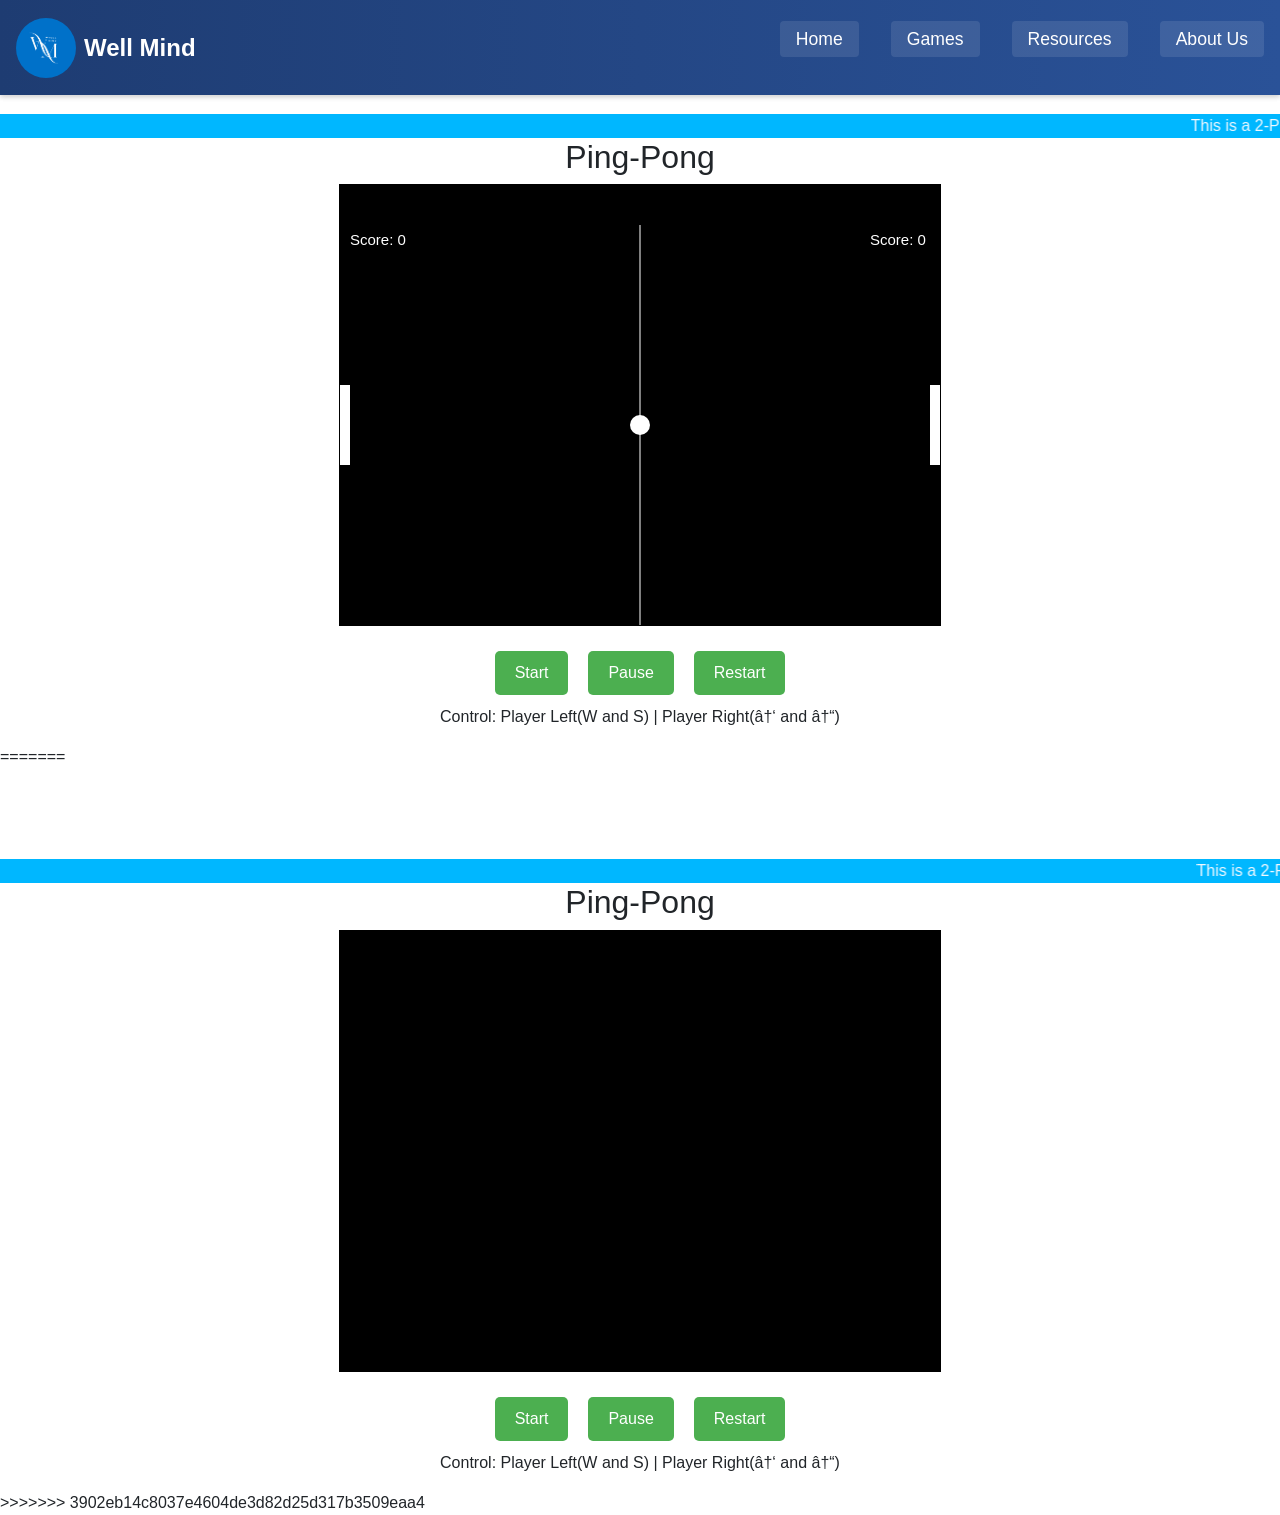
<file: pingpong.html>
<<<<<<< HEAD
<!DOCTYPE html>
<html>
  <head>
    <title>MindWell - Ping Pong Game</title>
    <!-- Add the Bootstrap CSS file -->
    <link rel="stylesheet" href="https://maxcdn.bootstrapcdn.com/bootstrap/4.0.0/css/bootstrap.min.css"/>
    <link rel="icon" href="https://i.ibb.co/M6KTWnf/pic.jpg" />
    <link rel="stylesheet" href="style.css" />
    <link rel="stylesheet" href="https://cdnjs.cloudflare.com/ajax/libs/font-awesome/6.7.2/css/all.min.css" integrity="sha512-Evv84Mr4kqVGRNSgIGL/F/aIDqQb7xQ2vcrdIwxfjThSH8CSR7PBEakCr51Ck+w+/U6swU2Im1vVX0SVk9ABhg==" crossorigin="anonymous" referrerpolicy="no-referrer" />
    <link rel="stylesheet" href="https://cdn.jsdelivr.net/npm/bootstrap@4.1.3/dist/css/bootstrap.min.css" integrity="sha384-MCw98/SFnGE8fJT3GXwEOngsV7Zt27NXFoaoApmYm81iuXoPkFOJwJ8ERdknLPMO" crossorigin="anonymous">
    <link rel="stylesheet" href="https://pro.fontawesome.com/releases/v5.10.0/css/all.css" />
    <style>
        canvas {
            border: 1px solid black;
        }
      .container3 {
  display: flex;
  flex-direction: column;
  align-items: center;
  justify-content: center;
  padding-top: 90px;
}

.button {
  display: flex;
  justify-content: center;
  margin-top: 15px;
}

.btn {
  background-color: #4caf50;
  border: none;
  color: white;
  padding: 10px 20px;
  text-align: center;
  text-decoration: none;
  display: inline-block;
  font-size: 16px;
  margin: 10px;
  cursor: pointer;
  border-radius: 5px;
}

.btn:hover {
  background-color: #3e8e41;
}

.control {
  text-align: center;
}

canvas {
  background: #000;
}
    </style>
  </head>
  <body>
    <nav class="navbar fixed-top">
        <div class="logo">
            <img src="logo.png" alt="Logo" class="logo-img">
            <span class="logo-text">Well Mind</span>
        </div>
        
        <ul class="nav-links">
            <li><a href="index.html" class="active">Home</a></li>
            <li><a href="index.html" class="active">Games</a></li>
            <li><a href="resources.html" class="active">Resources</a></li>
            <li><a href="about.html" class="active">About Us</a></li>
            
        </ul>
        
        <div class="hamburger">
            <span></span>
            <span></span>
            <span></span>
        </div>
    </nav>
    
    <div class="container3">
        <marquee style="background-color: rgb(0, 183, 255); color: aliceblue;">This is a 2-Player's game.</marquee>
        <h2>Ping-Pong</h2>
      <canvas id="canvas" width="600" height="400" style="padding-top: 40px;"></canvas>
    </div>
    <div class="button">
      <button id="start-btn" class="btn">Start</button>
      <button id="pause-btn" class="btn">Pause</button>
      <button id="restart-btn" class="btn">Restart</button>
    </div>
    <p class="control">Control: Player Left(W and S) | Player Right(↑ and ↓)</p>
    <!-- Add a modal element with an ID -->
    <div class="modal" tabindex="-1" role="dialog" id="message-modal">
      <div class="modal-dialog" role="document">
        <div class="modal-content">
          <div class="modal-body">
            <h5 id="message"></h5>
          </div>
          <div class="modal-footer">
            <button
              type="button"
              id="message-modal-close"
              class="btn btn-secondary"
              data-dismiss="modal"
            >
              Close
            </button>
          </div>
        </div>
      </div>
    </div>

    <script src="https://code.jquery.com/jquery-3.6.0.min.js"></script>
    <script src="https://maxcdn.bootstrapcdn.com/bootstrap/4.0.0/js/bootstrap.min.js"></script>
    <script>
        // Initialize canvas
var canvas = document.getElementById("canvas");
var ctx = canvas.getContext("2d");

var startBtn = document.getElementById("start-btn");
var pauseBtn = document.getElementById("pause-btn");
var restartBtn = document.getElementById("restart-btn");
var animationId;
var gameRunning = false;

startBtn.addEventListener("click", function () {
  if (!gameRunning) {
    // only start the game if gameRunning is false
    gameRunning = true; // set gameRunning to true when the game starts
    loop();
  }
});

pauseBtn.addEventListener("click", function () {
  gameRunning = false;
  cancelAnimationFrame(animationId);
});

restartBtn.addEventListener("click", function () {
  document.location.reload();
});

addEventListener("load", (event) => {
  draw();
});

// Define ball properties
var ballRadius = 10;
var ballX = canvas.width / 2;
var ballY = canvas.height / 2;
var ballSpeedX = 5;
var ballSpeedY = 5;

// Define paddle properties
var paddleHeight = 80;
var paddleWidth = 10;
var leftPaddleY = canvas.height / 2 - paddleHeight / 2;
var rightPaddleY = canvas.height / 2 - paddleHeight / 2;
var paddleSpeed = 10;

// Define score properties
var leftPlayerScore = 0;
var rightPlayerScore = 0;
var maxScore = 10;

// Listen for keyboard events
document.addEventListener("keydown", keyDownHandler);
document.addEventListener("keyup", keyUpHandler);

// Handle key press
var upPressed = false;
var downPressed = false;
let wPressed = false;
let sPressed = false;

function keyDownHandler(e) {
  if (e.key === "ArrowUp") {
    upPressed = true;
  } else if (e.key === "ArrowDown") {
    downPressed = true;
  } else if (e.key === "w") {
    wPressed = true;
  } else if (e.key === "s") {
    sPressed = true;
  }
}

// Handle key release
function keyUpHandler(e) {
  if (e.key === "ArrowUp") {
    upPressed = false;
  } else if (e.key === "ArrowDown") {
    downPressed = false;
  } else if (e.key === "w") {
    wPressed = false;
  } else if (e.key === "s") {
    sPressed = false;
  }
}

// Update game state
function update() {
  // Move paddles
  if (upPressed && rightPaddleY > 0) {
    rightPaddleY -= paddleSpeed;
  } else if (downPressed && rightPaddleY + paddleHeight < canvas.height) {
    rightPaddleY += paddleSpeed;
  }

  // Move right paddle based on "w" and "s" keys
  if (wPressed && leftPaddleY > 0) {
    leftPaddleY -= paddleSpeed;
  } else if (sPressed && leftPaddleY + paddleHeight < canvas.height) {
    leftPaddleY += paddleSpeed;
  }

  // Move right paddle automatically based on ball position
  // if (ballY > rightPaddleY + paddleHeight / 2) {
  //   rightPaddleY += paddleSpeed;
  // } else if (ballY < rightPaddleY + paddleHeight / 2) {
  //   rightPaddleY -= paddleSpeed;
  // }

  // Move ball
  ballX += ballSpeedX;
  ballY += ballSpeedY;

  // Check if ball collides with top or bottom of canvas
  if (ballY - ballRadius < 0 || ballY + ballRadius > canvas.height) {
    ballSpeedY = -ballSpeedY;
  }

  // Check if ball collides with left paddle
  if (
    ballX - ballRadius < paddleWidth &&
    ballY > leftPaddleY &&
    ballY < leftPaddleY + paddleHeight
  ) {
    ballSpeedX = -ballSpeedX;
  }

  // Check if ball collides with right paddle
  if (
    ballX + ballRadius > canvas.width - paddleWidth &&
    ballY > rightPaddleY &&
    ballY < rightPaddleY + paddleHeight
  ) {
    ballSpeedX = -ballSpeedX;
  }

  // Check if ball goes out of bounds on left or right side of canvas
  if (ballX < 0) {
    rightPlayerScore++;
    reset();
  } else if (ballX > canvas.width) {
    leftPlayerScore++;
    reset();
  }

  // Check if a player has won
  if (leftPlayerScore === maxScore) {
    playerWin("Left player");
  } else if (rightPlayerScore === maxScore) {
    playerWin("Right player");
  }
}

function playerWin(player) {
  var message = "Congratulations! " + player + " win!";
  $("#message").text(message); // Set the message text
  $("#message-modal").modal("show"); // Display the message modal
  reset();
}

// Reset ball to center of screen
function reset() {
  ballX = canvas.width / 2;
  ballY = canvas.height / 2;
  ballSpeedX = -ballSpeedX;
  ballSpeedY = Math.random() * 10 - 5;
}

// Draw objects on canvas
function draw() {
  // Clear canvas
  ctx.clearRect(0, 0, canvas.width, canvas.height);

  ctx.fillStyle = "#FFF";
  ctx.font = "15px Arial";

  ctx.beginPath();
  ctx.moveTo(canvas.width / 2, 0);
  ctx.lineTo(canvas.width / 2, canvas.height);
  ctx.strokeStyle = "#FFF"; // Set line color to white
  ctx.stroke();
  ctx.closePath();

  // Draw ball
  ctx.beginPath();
  ctx.arc(ballX, ballY, ballRadius, 0, Math.PI * 2);
  ctx.fill();
  ctx.closePath();

  // Draw left paddle
  ctx.fillRect(0, leftPaddleY, paddleWidth, paddleHeight);

  // Draw right paddle
  ctx.fillRect(
    canvas.width - paddleWidth,
    rightPaddleY,
    paddleWidth,
    paddleHeight
  );

  // Draw scores
  ctx.fillText("Score: " + leftPlayerScore, 10, 20);
  ctx.fillText("Score: " + rightPlayerScore, canvas.width - 70, 20);
}

// Game loop
function loop() {
  update();
  draw();
  animationId = requestAnimationFrame(loop);
}

$("#message-modal-close").on("click", function () {
  document.location.reload();
});
    </script>
  </body>
=======
<!DOCTYPE html>
<html>
  <head>
    <title>MindWell - Ping Pong Game</title>
    <!-- Add the Bootstrap CSS file -->
    <link rel="stylesheet" href="https://maxcdn.bootstrapcdn.com/bootstrap/4.0.0/css/bootstrap.min.css"/>
    <link rel="icon" href="https://i.ibb.co/M6KTWnf/pic.jpg" />
    <link rel="stylesheet" href="style.css" />
    <link rel="stylesheet" href="https://cdnjs.cloudflare.com/ajax/libs/font-awesome/6.7.2/css/all.min.css" integrity="sha512-Evv84Mr4kqVGRNSgIGL/F/aIDqQb7xQ2vcrdIwxfjThSH8CSR7PBEakCr51Ck+w+/U6swU2Im1vVX0SVk9ABhg==" crossorigin="anonymous" referrerpolicy="no-referrer" />
    <link rel="stylesheet" href="https://cdn.jsdelivr.net/npm/bootstrap@4.1.3/dist/css/bootstrap.min.css" integrity="sha384-MCw98/SFnGE8fJT3GXwEOngsV7Zt27NXFoaoApmYm81iuXoPkFOJwJ8ERdknLPMO" crossorigin="anonymous">
    <link rel="stylesheet" href="https://pro.fontawesome.com/releases/v5.10.0/css/all.css" />
    <style>
        canvas {
            border: 1px solid black;
        }
      .container3 {
  display: flex;
  flex-direction: column;
  align-items: center;
  justify-content: center;
  padding-top: 90px;
}

.button {
  display: flex;
  justify-content: center;
  margin-top: 15px;
}

.btn {
  background-color: #4caf50;
  border: none;
  color: white;
  padding: 10px 20px;
  text-align: center;
  text-decoration: none;
  display: inline-block;
  font-size: 16px;
  margin: 10px;
  cursor: pointer;
  border-radius: 5px;
}

.btn:hover {
  background-color: #3e8e41;
}

.control {
  text-align: center;
}

canvas {
  background: #000;
}
    </style>
  </head>
  <body>
    <nav class="navbar fixed-top">
        <div class="logo">
            <img src="logo.png" alt="Logo" class="logo-img">
            <span class="logo-text">Well Mind</span>
        </div>
        
        <ul class="nav-links">
            <li><a href="index.html" class="active">Home</a></li>
            <li><a href="index.html" class="active">Games</a></li>
            <li><a href="resources.html" class="active">Resources</a></li>
            <li><a href="about.html" class="active">About Us</a></li>
            
        </ul>
        
        <div class="hamburger">
            <span></span>
            <span></span>
            <span></span>
        </div>
    </nav>
    
    <div class="container3">
        <marquee style="background-color: rgb(0, 183, 255); color: aliceblue;">This is a 2-Player's game.</marquee>
        <h2>Ping-Pong</h2>
      <canvas id="canvas" width="600" height="400" style="padding-top: 40px;"></canvas>
    </div>
    <div class="button">
      <button id="start-btn" class="btn">Start</button>
      <button id="pause-btn" class="btn">Pause</button>
      <button id="restart-btn" class="btn">Restart</button>
    </div>
    <p class="control">Control: Player Left(W and S) | Player Right(↑ and ↓)</p>
    <!-- Add a modal element with an ID -->
    <div class="modal" tabindex="-1" role="dialog" id="message-modal">
      <div class="modal-dialog" role="document">
        <div class="modal-content">
          <div class="modal-body">
            <h5 id="message"></h5>
          </div>
          <div class="modal-footer">
            <button
              type="button"
              id="message-modal-close"
              class="btn btn-secondary"
              data-dismiss="modal"
            >
              Close
            </button>
          </div>
        </div>
      </div>
    </div>

    <script src="https://code.jquery.com/jquery-3.6.0.min.js"></script>
    <script src="https://maxcdn.bootstrapcdn.com/bootstrap/4.0.0/js/bootstrap.min.js"></script>
    <script>
        // Initialize canvas
var canvas = document.getElementById("canvas");
var ctx = canvas.getContext("2d");

var startBtn = document.getElementById("start-btn");
var pauseBtn = document.getElementById("pause-btn");
var restartBtn = document.getElementById("restart-btn");
var animationId;
var gameRunning = false;

startBtn.addEventListener("click", function () {
  if (!gameRunning) {
    // only start the game if gameRunning is false
    gameRunning = true; // set gameRunning to true when the game starts
    loop();
  }
});

pauseBtn.addEventListener("click", function () {
  gameRunning = false;
  cancelAnimationFrame(animationId);
});

restartBtn.addEventListener("click", function () {
  document.location.reload();
});

addEventListener("load", (event) => {
  draw();
});

// Define ball properties
var ballRadius = 10;
var ballX = canvas.width / 2;
var ballY = canvas.height / 2;
var ballSpeedX = 5;
var ballSpeedY = 5;

// Define paddle properties
var paddleHeight = 80;
var paddleWidth = 10;
var leftPaddleY = canvas.height / 2 - paddleHeight / 2;
var rightPaddleY = canvas.height / 2 - paddleHeight / 2;
var paddleSpeed = 10;

// Define score properties
var leftPlayerScore = 0;
var rightPlayerScore = 0;
var maxScore = 10;

// Listen for keyboard events
document.addEventListener("keydown", keyDownHandler);
document.addEventListener("keyup", keyUpHandler);

// Handle key press
var upPressed = false;
var downPressed = false;
let wPressed = false;
let sPressed = false;

function keyDownHandler(e) {
  if (e.key === "ArrowUp") {
    upPressed = true;
  } else if (e.key === "ArrowDown") {
    downPressed = true;
  } else if (e.key === "w") {
    wPressed = true;
  } else if (e.key === "s") {
    sPressed = true;
  }
}

// Handle key release
function keyUpHandler(e) {
  if (e.key === "ArrowUp") {
    upPressed = false;
  } else if (e.key === "ArrowDown") {
    downPressed = false;
  } else if (e.key === "w") {
    wPressed = false;
  } else if (e.key === "s") {
    sPressed = false;
  }
}

// Update game state
function update() {
  // Move paddles
  if (upPressed && rightPaddleY > 0) {
    rightPaddleY -= paddleSpeed;
  } else if (downPressed && rightPaddleY + paddleHeight < canvas.height) {
    rightPaddleY += paddleSpeed;
  }

  // Move right paddle based on "w" and "s" keys
  if (wPressed && leftPaddleY > 0) {
    leftPaddleY -= paddleSpeed;
  } else if (sPressed && leftPaddleY + paddleHeight < canvas.height) {
    leftPaddleY += paddleSpeed;
  }

  // Move right paddle automatically based on ball position
  // if (ballY > rightPaddleY + paddleHeight / 2) {
  //   rightPaddleY += paddleSpeed;
  // } else if (ballY < rightPaddleY + paddleHeight / 2) {
  //   rightPaddleY -= paddleSpeed;
  // }

  // Move ball
  ballX += ballSpeedX;
  ballY += ballSpeedY;

  // Check if ball collides with top or bottom of canvas
  if (ballY - ballRadius < 0 || ballY + ballRadius > canvas.height) {
    ballSpeedY = -ballSpeedY;
  }

  // Check if ball collides with left paddle
  if (
    ballX - ballRadius < paddleWidth &&
    ballY > leftPaddleY &&
    ballY < leftPaddleY + paddleHeight
  ) {
    ballSpeedX = -ballSpeedX;
  }

  // Check if ball collides with right paddle
  if (
    ballX + ballRadius > canvas.width - paddleWidth &&
    ballY > rightPaddleY &&
    ballY < rightPaddleY + paddleHeight
  ) {
    ballSpeedX = -ballSpeedX;
  }

  // Check if ball goes out of bounds on left or right side of canvas
  if (ballX < 0) {
    rightPlayerScore++;
    reset();
  } else if (ballX > canvas.width) {
    leftPlayerScore++;
    reset();
  }

  // Check if a player has won
  if (leftPlayerScore === maxScore) {
    playerWin("Left player");
  } else if (rightPlayerScore === maxScore) {
    playerWin("Right player");
  }
}

function playerWin(player) {
  var message = "Congratulations! " + player + " win!";
  $("#message").text(message); // Set the message text
  $("#message-modal").modal("show"); // Display the message modal
  reset();
}

// Reset ball to center of screen
function reset() {
  ballX = canvas.width / 2;
  ballY = canvas.height / 2;
  ballSpeedX = -ballSpeedX;
  ballSpeedY = Math.random() * 10 - 5;
}

// Draw objects on canvas
function draw() {
  // Clear canvas
  ctx.clearRect(0, 0, canvas.width, canvas.height);

  ctx.fillStyle = "#FFF";
  ctx.font = "15px Arial";

  ctx.beginPath();
  ctx.moveTo(canvas.width / 2, 0);
  ctx.lineTo(canvas.width / 2, canvas.height);
  ctx.strokeStyle = "#FFF"; // Set line color to white
  ctx.stroke();
  ctx.closePath();

  // Draw ball
  ctx.beginPath();
  ctx.arc(ballX, ballY, ballRadius, 0, Math.PI * 2);
  ctx.fill();
  ctx.closePath();

  // Draw left paddle
  ctx.fillRect(0, leftPaddleY, paddleWidth, paddleHeight);

  // Draw right paddle
  ctx.fillRect(
    canvas.width - paddleWidth,
    rightPaddleY,
    paddleWidth,
    paddleHeight
  );

  // Draw scores
  ctx.fillText("Score: " + leftPlayerScore, 10, 20);
  ctx.fillText("Score: " + rightPlayerScore, canvas.width - 70, 20);
}

// Game loop
function loop() {
  update();
  draw();
  animationId = requestAnimationFrame(loop);
}

$("#message-modal-close").on("click", function () {
  document.location.reload();
});
    </script>
  </body>
>>>>>>> 3902eb14c8037e4604de3d82d25d317b3509eaa4
</html>
</file>
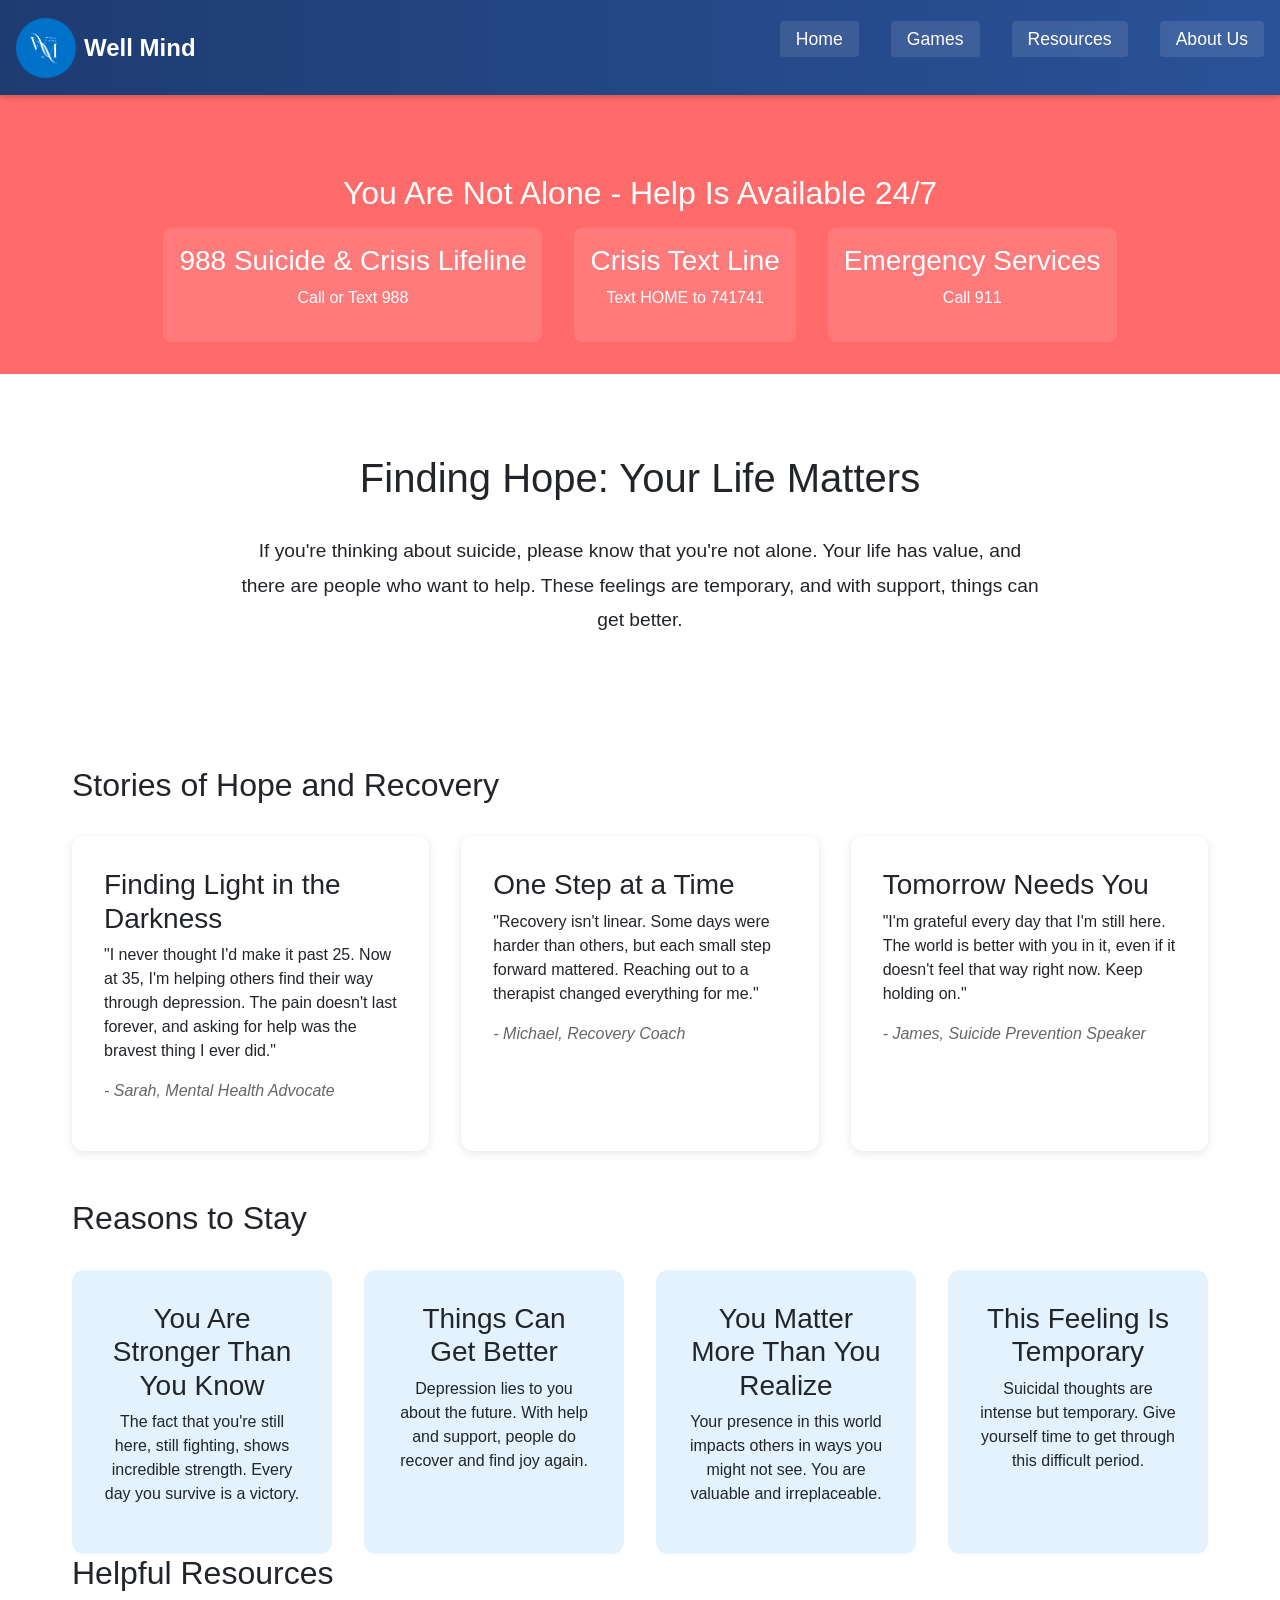
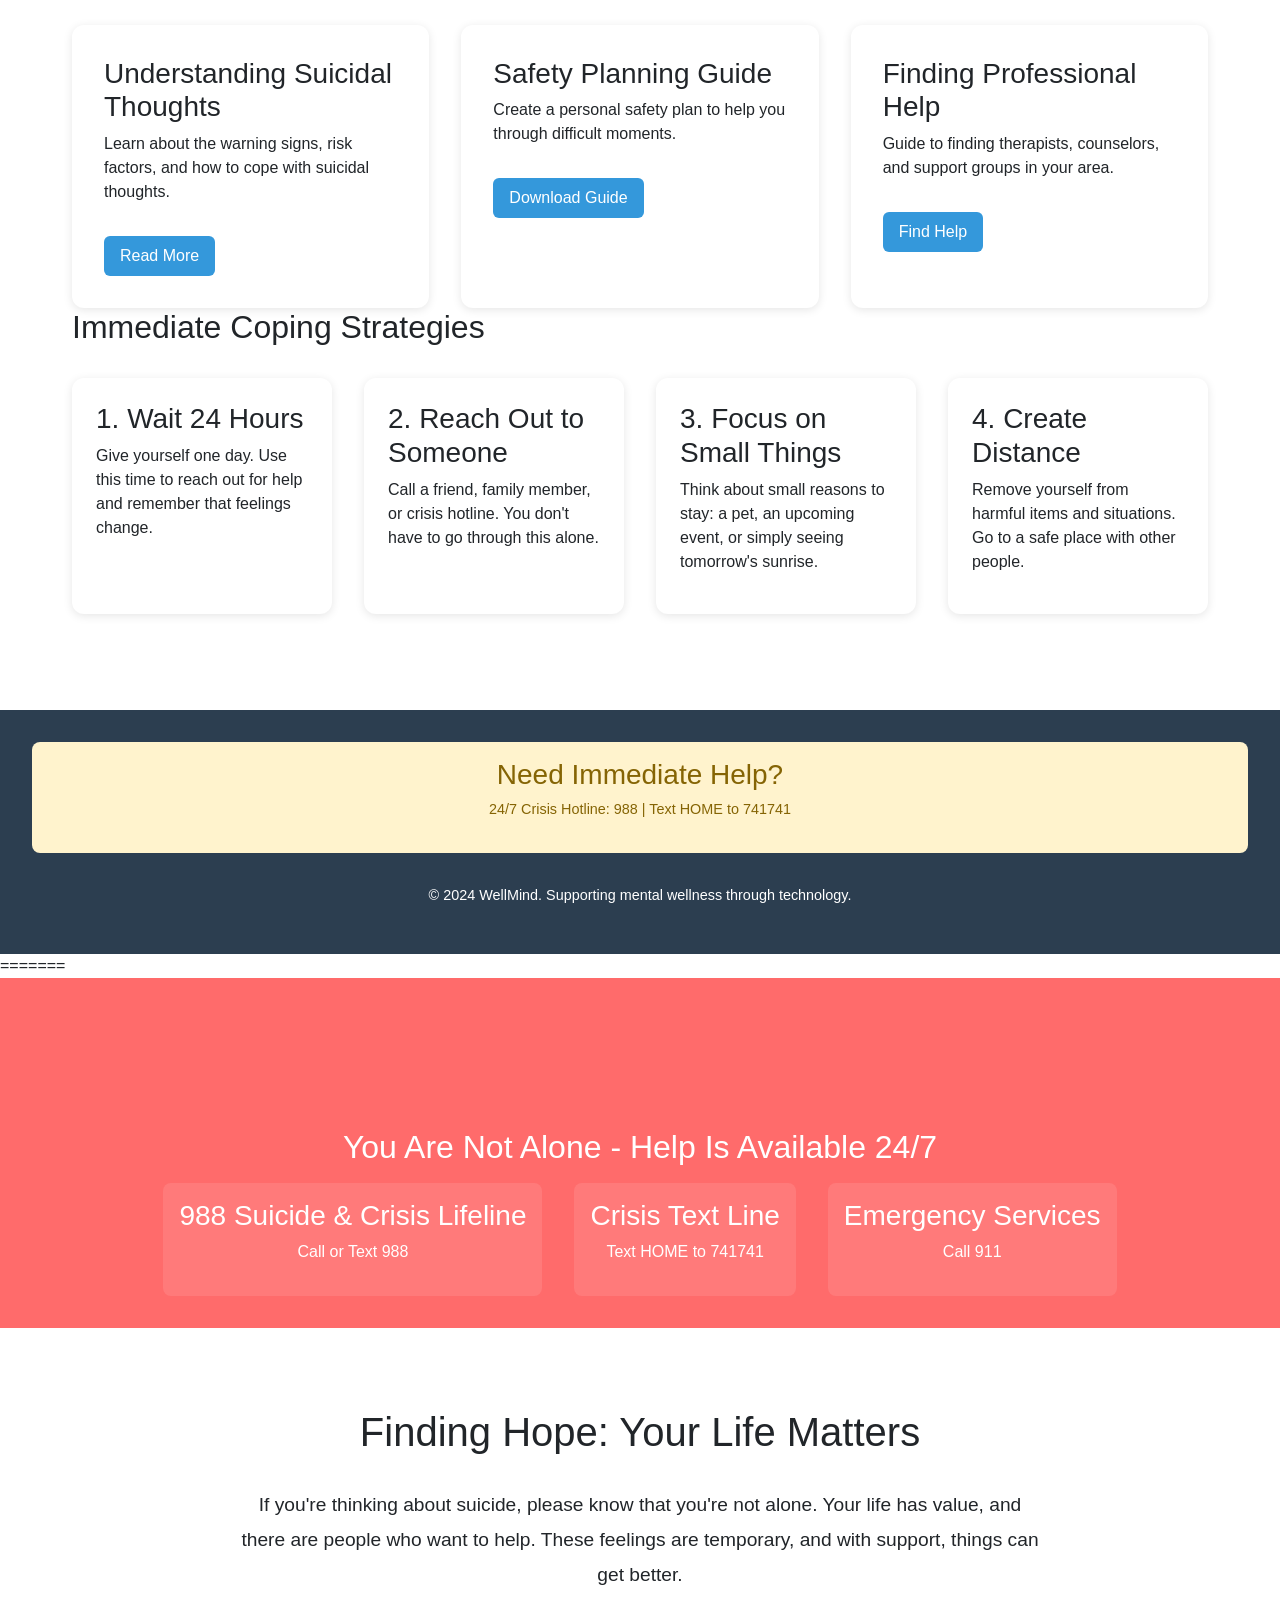
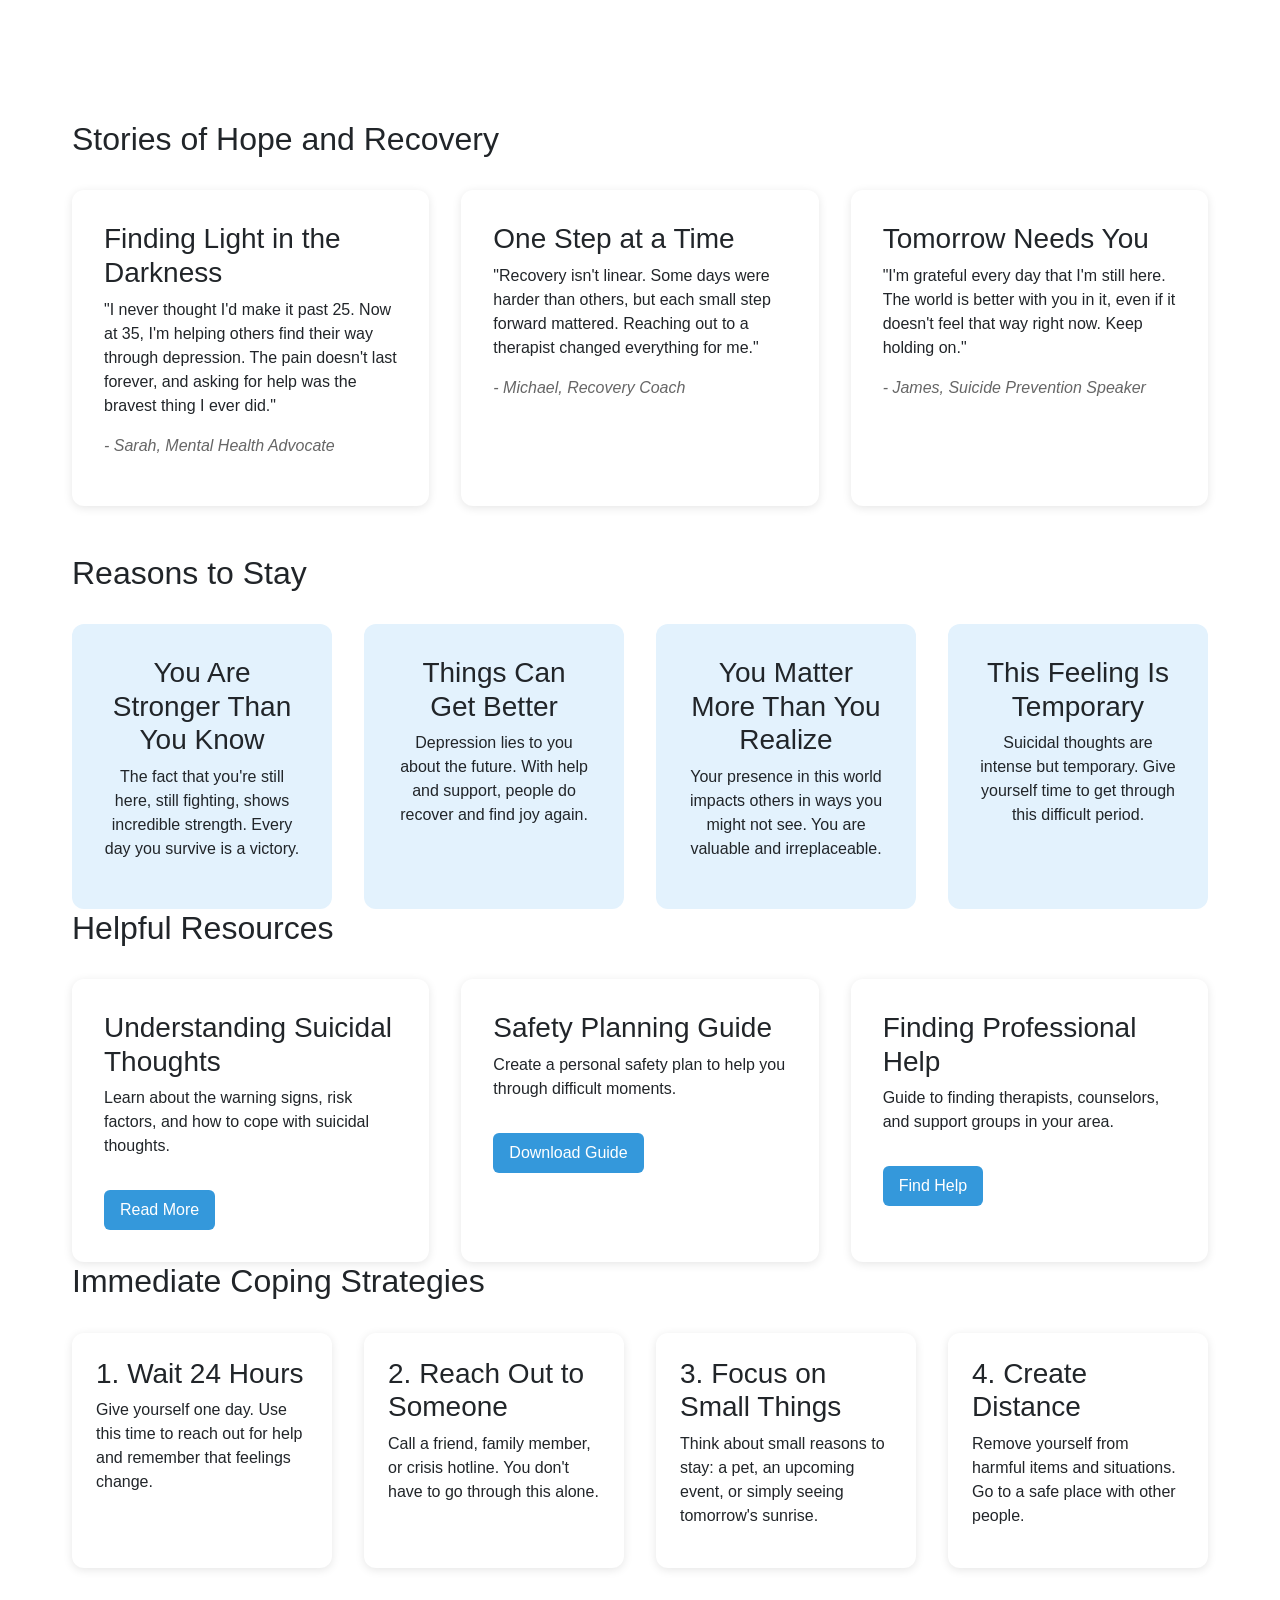
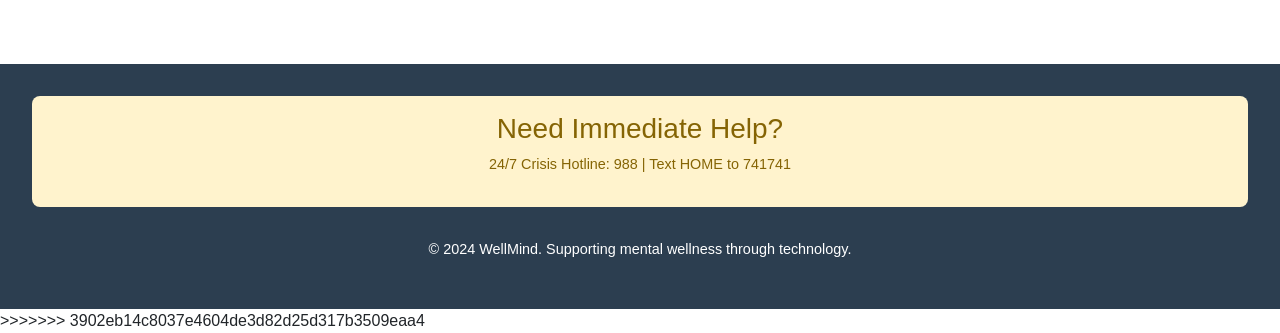
<file: resources.html>
<<<<<<< HEAD
<!DOCTYPE html>
<html lang="en">
<head>
    <meta charset="UTF-8">
    <meta name="viewport" content="width=device-width, initial-scale=1.0">
    <title>Hope & Support - WellMind Suicide Prevention Resources</title>
    <link rel="stylesheet" href="style.css">
    <link rel="stylesheet" href="https://cdnjs.cloudflare.com/ajax/libs/font-awesome/6.7.2/css/all.min.css" integrity="sha512-Evv84Mr4kqVGRNSgIGL/F/aIDqQb7xQ2vcrdIwxfjThSH8CSR7PBEakCr51Ck+w+/U6swU2Im1vVX0SVk9ABhg==" crossorigin="anonymous" referrerpolicy="no-referrer" />
    <link rel="stylesheet" href="https://cdn.jsdelivr.net/npm/bootstrap@4.1.3/dist/css/bootstrap.min.css" integrity="sha384-MCw98/SFnGE8fJT3GXwEOngsV7Zt27NXFoaoApmYm81iuXoPkFOJwJ8ERdknLPMO" crossorigin="anonymous">
    <link rel="stylesheet" href="https://pro.fontawesome.com/releases/v5.10.0/css/all.css" />
    <style>
        /* Emergency Banner */
.emergency-banner {
    background-color: #ff6b6b;
    color: white;
    padding: 2rem;
    padding-top: 50px;
    text-align: center;
}

.emergency-contacts {
    display: flex;
    justify-content: center;
    gap: 2rem;
    margin-top: 1rem;
}

.contact-item {
    background-color: rgba(255, 255, 255, 0.1);
    padding: 1rem;
    border-radius: 8px;
}

/* Container */
.container {
    max-width: 1200px;
    margin: 0 auto;
    padding: 2rem;
}

/* Hope Section */
.hope-section {
    text-align: center;
    padding: 3rem 0;
}

.hope-message {
    max-width: 800px;
    margin: 2rem auto;
    font-size: 1.2rem;
    line-height: 1.8;
}

/* Stories Grid */
.stories-grid {
    margin: 3rem 0;
}

.story-cards {
    display: grid;
    grid-template-columns: repeat(auto-fit, minmax(300px, 1fr));
    gap: 2rem;
    margin-top: 2rem;
}

.story-card {
    background-color: white;
    padding: 2rem;
    border-radius: 12px;
    box-shadow: 0 2px 10px rgba(0, 0, 0, 0.1);
}

.author {
    color: #666;
    font-style: italic;
    margin-top: 1rem;
}

/* Reasons Grid */
.reasons-grid {
    display: grid;
    grid-template-columns: repeat(auto-fit, minmax(250px, 1fr));
    gap: 2rem;
    margin-top: 2rem;
}

.reason-card {
    background-color: #e3f2fd;
    padding: 2rem;
    border-radius: 12px;
    text-align: center;
}

/* Resources Section */
.resources-grid {
    display: grid;
    grid-template-columns: repeat(auto-fit, minmax(300px, 1fr));
    gap: 2rem;
    margin-top: 2rem;
}

.resource-card {
    background-color: white;
    padding: 2rem;
    border-radius: 12px;
    box-shadow: 0 2px 10px rgba(0, 0, 0, 0.1);
}

.resource-link {
    display: inline-block;
    margin-top: 1rem;
    padding: 0.5rem 1rem;
    background-color: #3498db;
    color: white;
    text-decoration: none;
    border-radius: 6px;
    transition: background-color 0.3s ease;
}

.resource-link:hover {
    background-color: #2980b9;
}

/* Coping Strategies */
.strategies-list {
    display: grid;
    grid-template-columns: repeat(auto-fit, minmax(250px, 1fr));
    gap: 2rem;
    margin-top: 2rem;
}

.strategy {
    background-color: white;
    padding: 1.5rem;
    border-radius: 12px;
    box-shadow: 0 2px 10px rgba(0, 0, 0, 0.1);
}


/* Responsive Design */
@media (max-width: 768px) {
    .emergency-contacts {
        flex-direction: column;
        gap: 1rem;
    }

    .footer-content {
        grid-template-columns: 1fr;
    }

    .container {
        padding: 1rem;
    }
}

/* Accessibility */
.resource-link:focus,
.footer-links a:focus {
    outline: 3px solid #fff;
    outline-offset: 2px;
}

/* Animation */
.reason-card {
    transition: transform 0.3s ease;
}

.reason-card:hover {
    transform: translateY(-5px);
}

/* Print styles */
@media print {
    .emergency-banner {
        border: 2px solid #000;
        color: #000;
        background-color: #fff;
    }

    .resource-link {
        border: 1px solid #000;
        color: #000;
    }
}
/* Footer */
.footer {
    background-color: #2c3e50;
    color: white;
    padding: 2rem;
    margin-top: 4rem;
}

.emergency-banner1 {
    background-color: #fff3cd;
    color: #856404;
    padding: 1rem;
    border-radius: 8px;
    margin-bottom: 2rem;
    text-align: center;
}

.footer-content {
    text-align: center;
}
    </style>
</head>
<body>
    <nav class="navbar fixed-top">
        <div class="logo">
            <img src="logo.png" alt="Logo" class="logo-img">
            <span class="logo-text">Well Mind</span>
        </div>
        
        <ul class="nav-links">
            <li><a href="index.html" class="active">Home</a></li>
            <li><a href="#games" class="active">Games</a></li>
            <li><a href="resources.html" class="active">Resources</a></li>
            <li><a href="about.html" class="active">About Us</a></li>
            
            
        </ul>
        
        <div class="hamburger">
            <span></span>
            <span></span>
            <span></span>
        </div>
    </nav>

    <div class="emergency-banner" style="padding-top: 150px;">
        <h2>You Are Not Alone - Help Is Available 24/7</h2>
        <div class="emergency-contacts">
            <div class="contact-item">
                <h3>988 Suicide & Crisis Lifeline</h3>
                <p>Call or Text 988</p>
            </div>
            <div class="contact-item">
                <h3>Crisis Text Line</h3>
                <p>Text HOME to 741741</p>
            </div>
            <div class="contact-item">
                <h3>Emergency Services</h3>
                <p>Call 911</p>
            </div>
        </div>
    </div>

    <main class="container">
        <section class="hope-section">
            <h1>Finding Hope: Your Life Matters</h1>
            <div class="hope-message">
                <p>If you're thinking about suicide, please know that you're not alone. Your life has value, and there are people who want to help. These feelings are temporary, and with support, things can get better.</p>
            </div>
        </section>

        <section class="stories-grid">
            <h2>Stories of Hope and Recovery</h2>
            <div class="story-cards">
                <article class="story-card">
                    <h3>Finding Light in the Darkness</h3>
                    <p>"I never thought I'd make it past 25. Now at 35, I'm helping others find their way through depression. The pain doesn't last forever, and asking for help was the bravest thing I ever did."</p>
                    <p class="author">- Sarah, Mental Health Advocate</p>
                </article>

                <article class="story-card">
                    <h3>One Step at a Time</h3>
                    <p>"Recovery isn't linear. Some days were harder than others, but each small step forward mattered. Reaching out to a therapist changed everything for me."</p>
                    <p class="author">- Michael, Recovery Coach</p>
                </article>

                <article class="story-card">
                    <h3>Tomorrow Needs You</h3>
                    <p>"I'm grateful every day that I'm still here. The world is better with you in it, even if it doesn't feel that way right now. Keep holding on."</p>
                    <p class="author">- James, Suicide Prevention Speaker</p>
                </article>
            </div>
        </section>

        <section class="reasons-section">
            <h2>Reasons to Stay</h2>
            <div class="reasons-grid">
                <div class="reason-card">
                    <h3>You Are Stronger Than You Know</h3>
                    <p>The fact that you're still here, still fighting, shows incredible strength. Every day you survive is a victory.</p>
                </div>
                <div class="reason-card">
                    <h3>Things Can Get Better</h3>
                    <p>Depression lies to you about the future. With help and support, people do recover and find joy again.</p>
                </div>
                <div class="reason-card">
                    <h3>You Matter More Than You Realize</h3>
                    <p>Your presence in this world impacts others in ways you might not see. You are valuable and irreplaceable.</p>
                </div>
                <div class="reason-card">
                    <h3>This Feeling Is Temporary</h3>
                    <p>Suicidal thoughts are intense but temporary. Give yourself time to get through this difficult period.</p>
                </div>
            </div>
        </section>

        <section class="resources-section">
            <h2>Helpful Resources</h2>
            <div class="resources-grid">
                <article class="resource-card">
                    <h3>Understanding Suicidal Thoughts</h3>
                    <p>Learn about the warning signs, risk factors, and how to cope with suicidal thoughts.</p>
                    <a href="https://my.clevelandclinic.org/health/articles/suicide" class="resource-link">Read More</a>
                </article>

                <article class="resource-card">
                    <h3>Safety Planning Guide</h3>
                    <p>Create a personal safety plan to help you through difficult moments.</p>
                    <a href="SafetyPlanningGuide.pdf" class="resource-link">Download Guide</a>
                </article>

                <article class="resource-card">
                    <h3>Finding Professional Help</h3>
                    <p>Guide to finding therapists, counselors, and support groups in your area.</p>
                    <a href="#" class="resource-link">Find Help</a>
                </article>
            </div>
        </section>

        <section class="coping-strategies">
            <h2>Immediate Coping Strategies</h2>
            <div class="strategies-list">
                <div class="strategy">
                    <h3>1. Wait 24 Hours</h3>
                    <p>Give yourself one day. Use this time to reach out for help and remember that feelings change.</p>
                </div>
                <div class="strategy">
                    <h3>2. Reach Out to Someone</h3>
                    <p>Call a friend, family member, or crisis hotline. You don't have to go through this alone.</p>
                </div>
                <div class="strategy">
                    <h3>3. Focus on Small Things</h3>
                    <p>Think about small reasons to stay: a pet, an upcoming event, or simply seeing tomorrow's sunrise.</p>
                </div>
                <div class="strategy">
                    <h3>4. Create Distance</h3>
                    <p>Remove yourself from harmful items and situations. Go to a safe place with other people.</p>
                </div>
            </div>
        </section>
    </main>

    <footer class="footer">
        <div class="emergency-banner1">
            <h3>Need Immediate Help?</h3>
            <p>24/7 Crisis Hotline: 988 | Text HOME to 741741</p>
        </div>
        <div class="footer-content">
            <p>&copy; 2024 WellMind. Supporting mental wellness through technology.</p>
        </div>
    </footer>
    <script src="https://cdn.botpress.cloud/webchat/v2.2/inject.js"></script>
<script src="https://files.bpcontent.cloud/2025/02/22/01/20250222011935-SP6NHPGM.js"></script>
</body>
=======
<!DOCTYPE html>
<html lang="en">
<head>
    <meta charset="UTF-8">
    <meta name="viewport" content="width=device-width, initial-scale=1.0">
    <title>Hope & Support - WellMind Suicide Prevention Resources</title>
    <link rel="stylesheet" href="style.css">
    <link rel="stylesheet" href="https://cdnjs.cloudflare.com/ajax/libs/font-awesome/6.7.2/css/all.min.css" integrity="sha512-Evv84Mr4kqVGRNSgIGL/F/aIDqQb7xQ2vcrdIwxfjThSH8CSR7PBEakCr51Ck+w+/U6swU2Im1vVX0SVk9ABhg==" crossorigin="anonymous" referrerpolicy="no-referrer" />
    <link rel="stylesheet" href="https://cdn.jsdelivr.net/npm/bootstrap@4.1.3/dist/css/bootstrap.min.css" integrity="sha384-MCw98/SFnGE8fJT3GXwEOngsV7Zt27NXFoaoApmYm81iuXoPkFOJwJ8ERdknLPMO" crossorigin="anonymous">
    <link rel="stylesheet" href="https://pro.fontawesome.com/releases/v5.10.0/css/all.css" />
    <style>
        /* Emergency Banner */
.emergency-banner {
    background-color: #ff6b6b;
    color: white;
    padding: 2rem;
    padding-top: 50px;
    text-align: center;
}

.emergency-contacts {
    display: flex;
    justify-content: center;
    gap: 2rem;
    margin-top: 1rem;
}

.contact-item {
    background-color: rgba(255, 255, 255, 0.1);
    padding: 1rem;
    border-radius: 8px;
}

/* Container */
.container {
    max-width: 1200px;
    margin: 0 auto;
    padding: 2rem;
}

/* Hope Section */
.hope-section {
    text-align: center;
    padding: 3rem 0;
}

.hope-message {
    max-width: 800px;
    margin: 2rem auto;
    font-size: 1.2rem;
    line-height: 1.8;
}

/* Stories Grid */
.stories-grid {
    margin: 3rem 0;
}

.story-cards {
    display: grid;
    grid-template-columns: repeat(auto-fit, minmax(300px, 1fr));
    gap: 2rem;
    margin-top: 2rem;
}

.story-card {
    background-color: white;
    padding: 2rem;
    border-radius: 12px;
    box-shadow: 0 2px 10px rgba(0, 0, 0, 0.1);
}

.author {
    color: #666;
    font-style: italic;
    margin-top: 1rem;
}

/* Reasons Grid */
.reasons-grid {
    display: grid;
    grid-template-columns: repeat(auto-fit, minmax(250px, 1fr));
    gap: 2rem;
    margin-top: 2rem;
}

.reason-card {
    background-color: #e3f2fd;
    padding: 2rem;
    border-radius: 12px;
    text-align: center;
}

/* Resources Section */
.resources-grid {
    display: grid;
    grid-template-columns: repeat(auto-fit, minmax(300px, 1fr));
    gap: 2rem;
    margin-top: 2rem;
}

.resource-card {
    background-color: white;
    padding: 2rem;
    border-radius: 12px;
    box-shadow: 0 2px 10px rgba(0, 0, 0, 0.1);
}

.resource-link {
    display: inline-block;
    margin-top: 1rem;
    padding: 0.5rem 1rem;
    background-color: #3498db;
    color: white;
    text-decoration: none;
    border-radius: 6px;
    transition: background-color 0.3s ease;
}

.resource-link:hover {
    background-color: #2980b9;
}

/* Coping Strategies */
.strategies-list {
    display: grid;
    grid-template-columns: repeat(auto-fit, minmax(250px, 1fr));
    gap: 2rem;
    margin-top: 2rem;
}

.strategy {
    background-color: white;
    padding: 1.5rem;
    border-radius: 12px;
    box-shadow: 0 2px 10px rgba(0, 0, 0, 0.1);
}


/* Responsive Design */
@media (max-width: 768px) {
    .emergency-contacts {
        flex-direction: column;
        gap: 1rem;
    }

    .footer-content {
        grid-template-columns: 1fr;
    }

    .container {
        padding: 1rem;
    }
}

/* Accessibility */
.resource-link:focus,
.footer-links a:focus {
    outline: 3px solid #fff;
    outline-offset: 2px;
}

/* Animation */
.reason-card {
    transition: transform 0.3s ease;
}

.reason-card:hover {
    transform: translateY(-5px);
}

/* Print styles */
@media print {
    .emergency-banner {
        border: 2px solid #000;
        color: #000;
        background-color: #fff;
    }

    .resource-link {
        border: 1px solid #000;
        color: #000;
    }
}
/* Footer */
.footer {
    background-color: #2c3e50;
    color: white;
    padding: 2rem;
    margin-top: 4rem;
}

.emergency-banner1 {
    background-color: #fff3cd;
    color: #856404;
    padding: 1rem;
    border-radius: 8px;
    margin-bottom: 2rem;
    text-align: center;
}

.footer-content {
    text-align: center;
}
    </style>
</head>
<body>
    <nav class="navbar fixed-top">
        <div class="logo">
            <img src="logo.png" alt="Logo" class="logo-img">
            <span class="logo-text">Well Mind</span>
        </div>
        
        <ul class="nav-links">
            <li><a href="index.html" class="active">Home</a></li>
            <li><a href="#games" class="active">Games</a></li>
            <li><a href="resources.html" class="active">Resources</a></li>
            <li><a href="about.html" class="active">About Us</a></li>
            
            
        </ul>
        
        <div class="hamburger">
            <span></span>
            <span></span>
            <span></span>
        </div>
    </nav>

    <div class="emergency-banner" style="padding-top: 150px;">
        <h2>You Are Not Alone - Help Is Available 24/7</h2>
        <div class="emergency-contacts">
            <div class="contact-item">
                <h3>988 Suicide & Crisis Lifeline</h3>
                <p>Call or Text 988</p>
            </div>
            <div class="contact-item">
                <h3>Crisis Text Line</h3>
                <p>Text HOME to 741741</p>
            </div>
            <div class="contact-item">
                <h3>Emergency Services</h3>
                <p>Call 911</p>
            </div>
        </div>
    </div>

    <main class="container">
        <section class="hope-section">
            <h1>Finding Hope: Your Life Matters</h1>
            <div class="hope-message">
                <p>If you're thinking about suicide, please know that you're not alone. Your life has value, and there are people who want to help. These feelings are temporary, and with support, things can get better.</p>
            </div>
        </section>

        <section class="stories-grid">
            <h2>Stories of Hope and Recovery</h2>
            <div class="story-cards">
                <article class="story-card">
                    <h3>Finding Light in the Darkness</h3>
                    <p>"I never thought I'd make it past 25. Now at 35, I'm helping others find their way through depression. The pain doesn't last forever, and asking for help was the bravest thing I ever did."</p>
                    <p class="author">- Sarah, Mental Health Advocate</p>
                </article>

                <article class="story-card">
                    <h3>One Step at a Time</h3>
                    <p>"Recovery isn't linear. Some days were harder than others, but each small step forward mattered. Reaching out to a therapist changed everything for me."</p>
                    <p class="author">- Michael, Recovery Coach</p>
                </article>

                <article class="story-card">
                    <h3>Tomorrow Needs You</h3>
                    <p>"I'm grateful every day that I'm still here. The world is better with you in it, even if it doesn't feel that way right now. Keep holding on."</p>
                    <p class="author">- James, Suicide Prevention Speaker</p>
                </article>
            </div>
        </section>

        <section class="reasons-section">
            <h2>Reasons to Stay</h2>
            <div class="reasons-grid">
                <div class="reason-card">
                    <h3>You Are Stronger Than You Know</h3>
                    <p>The fact that you're still here, still fighting, shows incredible strength. Every day you survive is a victory.</p>
                </div>
                <div class="reason-card">
                    <h3>Things Can Get Better</h3>
                    <p>Depression lies to you about the future. With help and support, people do recover and find joy again.</p>
                </div>
                <div class="reason-card">
                    <h3>You Matter More Than You Realize</h3>
                    <p>Your presence in this world impacts others in ways you might not see. You are valuable and irreplaceable.</p>
                </div>
                <div class="reason-card">
                    <h3>This Feeling Is Temporary</h3>
                    <p>Suicidal thoughts are intense but temporary. Give yourself time to get through this difficult period.</p>
                </div>
            </div>
        </section>

        <section class="resources-section">
            <h2>Helpful Resources</h2>
            <div class="resources-grid">
                <article class="resource-card">
                    <h3>Understanding Suicidal Thoughts</h3>
                    <p>Learn about the warning signs, risk factors, and how to cope with suicidal thoughts.</p>
                    <a href="https://my.clevelandclinic.org/health/articles/suicide" class="resource-link">Read More</a>
                </article>

                <article class="resource-card">
                    <h3>Safety Planning Guide</h3>
                    <p>Create a personal safety plan to help you through difficult moments.</p>
                    <a href="SafetyPlanningGuide.pdf" class="resource-link">Download Guide</a>
                </article>

                <article class="resource-card">
                    <h3>Finding Professional Help</h3>
                    <p>Guide to finding therapists, counselors, and support groups in your area.</p>
                    <a href="#" class="resource-link">Find Help</a>
                </article>
            </div>
        </section>

        <section class="coping-strategies">
            <h2>Immediate Coping Strategies</h2>
            <div class="strategies-list">
                <div class="strategy">
                    <h3>1. Wait 24 Hours</h3>
                    <p>Give yourself one day. Use this time to reach out for help and remember that feelings change.</p>
                </div>
                <div class="strategy">
                    <h3>2. Reach Out to Someone</h3>
                    <p>Call a friend, family member, or crisis hotline. You don't have to go through this alone.</p>
                </div>
                <div class="strategy">
                    <h3>3. Focus on Small Things</h3>
                    <p>Think about small reasons to stay: a pet, an upcoming event, or simply seeing tomorrow's sunrise.</p>
                </div>
                <div class="strategy">
                    <h3>4. Create Distance</h3>
                    <p>Remove yourself from harmful items and situations. Go to a safe place with other people.</p>
                </div>
            </div>
        </section>
    </main>

    <footer class="footer">
        <div class="emergency-banner1">
            <h3>Need Immediate Help?</h3>
            <p>24/7 Crisis Hotline: 988 | Text HOME to 741741</p>
        </div>
        <div class="footer-content">
            <p>&copy; 2024 WellMind. Supporting mental wellness through technology.</p>
        </div>
    </footer>
    <script src="https://cdn.botpress.cloud/webchat/v2.2/inject.js"></script>
<script src="https://files.bpcontent.cloud/2025/02/22/01/20250222011935-SP6NHPGM.js"></script>
</body>
>>>>>>> 3902eb14c8037e4604de3d82d25d317b3509eaa4
</html>
</file>
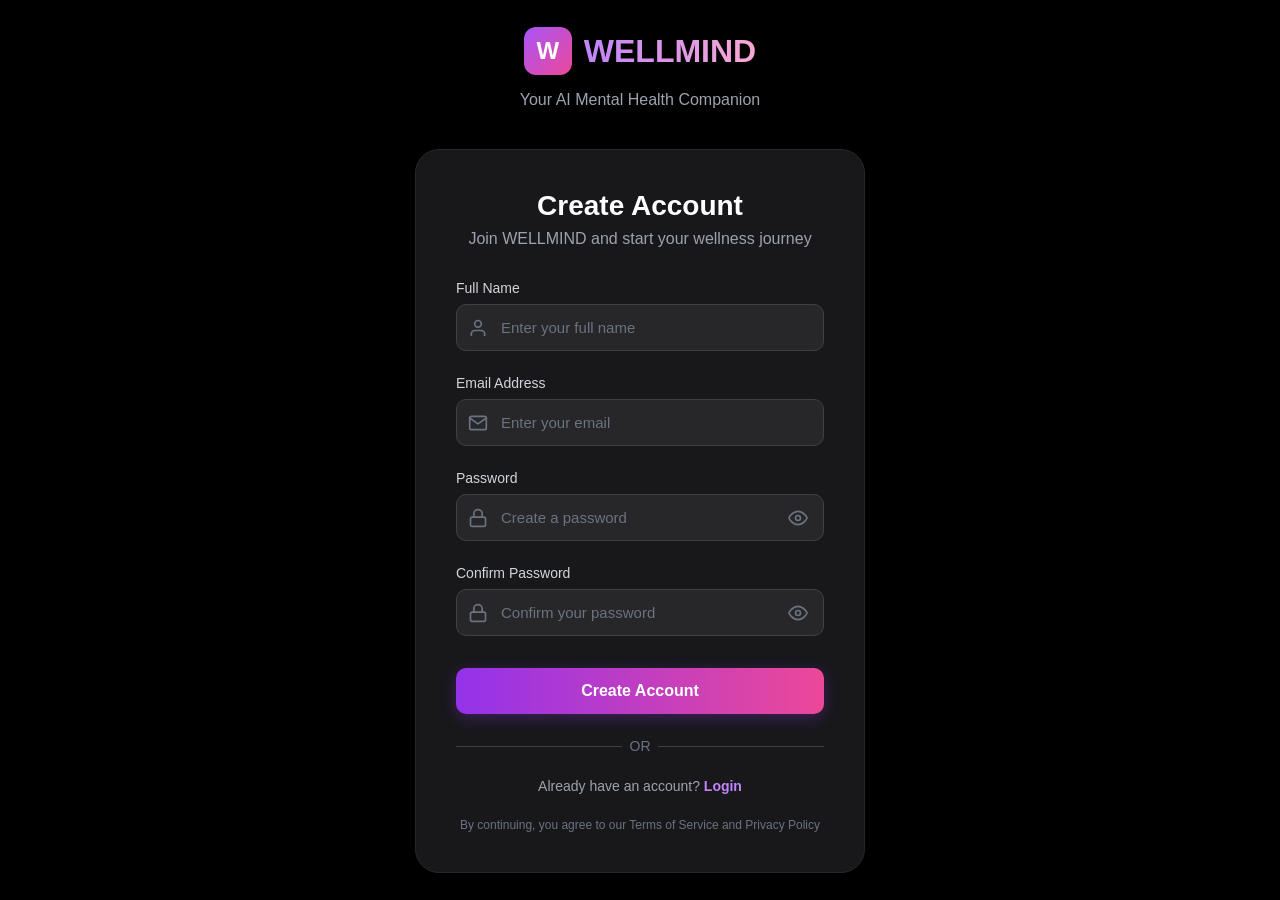
<file: signup.html>
<!DOCTYPE html>
<html lang="en">
<head>
    <meta charset="UTF-8">
    <meta name="viewport" content="width=device-width, initial-scale=1.0">
    <title>Sign Up - WELLMIND</title>
    <style>
        * {
            margin: 0;
            padding: 0;
            box-sizing: border-box;
        }

        body {
            font-family: -apple-system, BlinkMacSystemFont, 'Segoe UI', Roboto, 'Helvetica Neue', Arial, sans-serif;
            background: #000000;
            color: #ffffff;
            min-height: 100vh;
            display: flex;
            align-items: center;
            justify-content: center;
            padding: 20px;
        }

        .container {
            width: 100%;
            max-width: 450px;
        }

        .logo-section {
            text-align: center;
            margin-bottom: 40px;
        }

        .logo-wrapper {
            display: inline-flex;
            align-items: center;
            gap: 12px;
            margin-bottom: 16px;
        }

        .logo {
            width: 48px;
            height: 48px;
            background: linear-gradient(135deg, #a855f7 0%, #ec4899 100%);
            border-radius: 12px;
            display: flex;
            align-items: center;
            justify-content: center;
            font-size: 24px;
            font-weight: bold;
        }

        .brand-name {
            font-size: 32px;
            font-weight: bold;
            background: linear-gradient(90deg, #c084fc 0%, #f9a8d4 100%);
            -webkit-background-clip: text;
            -webkit-text-fill-color: transparent;
            background-clip: text;
        }

        .tagline {
            color: #9ca3af;
            font-size: 16px;
        }

        .auth-card {
            background: #18181b;
            border: 1px solid #27272a;
            border-radius: 24px;
            padding: 40px;
            box-shadow: 0 20px 50px rgba(0, 0, 0, 0.5);
        }

        .card-title {
            font-size: 28px;
            font-weight: bold;
            margin-bottom: 8px;
            text-align: center;
        }

        .card-subtitle {
            color: #9ca3af;
            text-align: center;
            margin-bottom: 32px;
        }

        .form-group {
            margin-bottom: 24px;
        }

        label {
            display: block;
            font-size: 14px;
            font-weight: 500;
            color: #d1d5db;
            margin-bottom: 8px;
        }

        .input-wrapper {
            position: relative;
        }

        .input-icon {
            position: absolute;
            left: 12px;
            top: 50%;
            transform: translateY(-50%);
            color: #6b7280;
            width: 20px;
            height: 20px;
        }

        input[type="email"],
        input[type="password"],
        input[type="text"] {
            width: 100%;
            padding: 14px 16px 14px 44px;
            background: #27272a;
            border: 1px solid #3f3f46;
            border-radius: 10px;
            color: #ffffff;
            font-size: 15px;
            transition: all 0.3s ease;
        }

        input[type="email"]:focus,
        input[type="password"]:focus,
        input[type="text"]:focus {
            outline: none;
            border-color: #a855f7;
            box-shadow: 0 0 0 3px rgba(168, 85, 247, 0.1);
        }

        input::placeholder {
            color: #6b7280;
        }

        .password-toggle {
            position: absolute;
            right: 12px;
            top: 50%;
            transform: translateY(-50%);
            background: none;
            border: none;
            color: #6b7280;
            cursor: pointer;
            padding: 4px;
            display: flex;
            align-items: center;
            transition: color 0.3s ease;
        }

        .password-toggle:hover {
            color: #d1d5db;
        }

        .submit-btn {
            width: 100%;
            padding: 14px;
            background: linear-gradient(90deg, #9333ea 0%, #ec4899 100%);
            border: none;
            border-radius: 10px;
            color: #ffffff;
            font-size: 16px;
            font-weight: 600;
            cursor: pointer;
            transition: all 0.3s ease;
            box-shadow: 0 4px 15px rgba(147, 51, 234, 0.3);
            margin-top: 8px;
        }

        .submit-btn:hover {
            background: linear-gradient(90deg, #7c3aed 0%, #db2777 100%);
            transform: translateY(-1px);
            box-shadow: 0 6px 20px rgba(147, 51, 234, 0.4);
        }

        .divider {
            text-align: center;
            margin: 24px 0;
            color: #6b7280;
            font-size: 14px;
            position: relative;
        }

        .divider::before,
        .divider::after {
            content: '';
            position: absolute;
            top: 50%;
            width: 45%;
            height: 1px;
            background: #3f3f46;
        }

        .divider::before {
            left: 0;
        }

        .divider::after {
            right: 0;
        }

        .login-link {
            text-align: center;
            color: #9ca3af;
            font-size: 14px;
        }

        .login-link a {
            color: #c084fc;
            text-decoration: none;
            font-weight: 600;
            transition: color 0.3s ease;
        }

        .login-link a:hover {
            color: #a855f7;
        }

        .footer-text {
            text-align: center;
            color: #6b7280;
            font-size: 12px;
            margin-top: 24px;
        }

        .error-message {
            color: #ef4444;
            font-size: 13px;
            margin-top: 6px;
            display: none;
        }

        /* Icon SVGs */
        .icon-user {
            background-image: url("data:image/svg+xml,%3Csvg xmlns='http://www.w3.org/2000/svg' width='20' height='20' viewBox='0 0 24 24' fill='none' stroke='%236b7280' stroke-width='2' stroke-linecap='round' stroke-linejoin='round'%3E%3Cpath d='M20 21v-2a4 4 0 0 0-4-4H8a4 4 0 0 0-4 4v2'/%3E%3Ccircle cx='12' cy='7' r='4'/%3E%3C/svg%3E");
            background-repeat: no-repeat;
            background-position: center;
        }

        .icon-mail {
            background-image: url("data:image/svg+xml,%3Csvg xmlns='http://www.w3.org/2000/svg' width='20' height='20' viewBox='0 0 24 24' fill='none' stroke='%236b7280' stroke-width='2' stroke-linecap='round' stroke-linejoin='round'%3E%3Cpath d='M4 4h16c1.1 0 2 .9 2 2v12c0 1.1-.9 2-2 2H4c-1.1 0-2-.9-2-2V6c0-1.1.9-2 2-2z'/%3E%3Cpolyline points='22,6 12,13 2,6'/%3E%3C/svg%3E");
            background-repeat: no-repeat;
            background-position: center;
        }

        .icon-lock {
            background-image: url("data:image/svg+xml,%3Csvg xmlns='http://www.w3.org/2000/svg' width='20' height='20' viewBox='0 0 24 24' fill='none' stroke='%236b7280' stroke-width='2' stroke-linecap='round' stroke-linejoin='round'%3E%3Crect x='3' y='11' width='18' height='11' rx='2' ry='2'/%3E%3Cpath d='M7 11V7a5 5 0 0 1 10 0v4'/%3E%3C/svg%3E");
            background-repeat: no-repeat;
            background-position: center;
        }
    </style>
</head>
<body>
    <div class="container">
        <!-- Logo Section -->
        <div class="logo-section">
            <div class="logo-wrapper">
                <div class="logo">W</div>
                <h1 class="brand-name">WELLMIND</h1>
            </div>
            <p class="tagline">Your AI Mental Health Companion</p>
        </div>

        <!-- Signup Card -->
        <div class="auth-card">
            <h2 class="card-title">Create Account</h2>
            <p class="card-subtitle">Join WELLMIND and start your wellness journey</p>

            <form id="signupForm">
                <div class="form-group">
                    <label for="name">Full Name</label>
                    <div class="input-wrapper">
                        <span class="input-icon icon-user"></span>
                        <input type="text" id="name" name="name" placeholder="Enter your full name" required>
                    </div>
                </div>

                <div class="form-group">
                    <label for="email">Email Address</label>
                    <div class="input-wrapper">
                        <span class="input-icon icon-mail"></span>
                        <input type="email" id="email" name="email" placeholder="Enter your email" required>
                    </div>
                </div>

                <div class="form-group">
                    <label for="password">Password</label>
                    <div class="input-wrapper">
                        <span class="input-icon icon-lock"></span>
                        <input type="password" id="password" name="password" placeholder="Create a password" required minlength="8">
                        <button type="button" class="password-toggle" onclick="togglePassword('password')">
                            <svg id="eyeIcon1" xmlns="http://www.w3.org/2000/svg" width="20" height="20" viewBox="0 0 24 24" fill="none" stroke="currentColor" stroke-width="2" stroke-linecap="round" stroke-linejoin="round">
                                <path d="M1 12s4-8 11-8 11 8 11 8-4 8-11 8-11-8-11-8z"></path>
                                <circle cx="12" cy="12" r="3"></circle>
                            </svg>
                        </button>
                    </div>
                    <span class="error-message" id="passwordError">Password must be at least 8 characters</span>
                </div>

                <div class="form-group">
                    <label for="confirmPassword">Confirm Password</label>
                    <div class="input-wrapper">
                        <span class="input-icon icon-lock"></span>
                        <input type="password" id="confirmPassword" name="confirmPassword" placeholder="Confirm your password" required>
                        <button type="button" class="password-toggle" onclick="togglePassword('confirmPassword')">
                            <svg id="eyeIcon2" xmlns="http://www.w3.org/2000/svg" width="20" height="20" viewBox="0 0 24 24" fill="none" stroke="currentColor" stroke-width="2" stroke-linecap="round" stroke-linejoin="round">
                                <path d="M1 12s4-8 11-8 11 8 11 8-4 8-11 8-11-8-11-8z"></path>
                                <circle cx="12" cy="12" r="3"></circle>
                            </svg>
                        </button>
                    </div>
                    <span class="error-message" id="confirmError">Passwords do not match</span>
                </div>

                <button type="submit" class="submit-btn">Create Account</button>
            </form>

            <div class="divider">OR</div>

            <p class="login-link">
                Already have an account? <a href="login.html">Login</a>
            </p>

            <p class="footer-text">
                By continuing, you agree to our Terms of Service and Privacy Policy
            </p>
        </div>
    </div>

    <script>
        function togglePassword(fieldId) {
            const passwordInput = document.getElementById(fieldId);
            const eyeIcon = fieldId === 'password' ? document.getElementById('eyeIcon1') : document.getElementById('eyeIcon2');
            
            if (passwordInput.type === 'password') {
                passwordInput.type = 'text';
                eyeIcon.innerHTML = '<path d="M17.94 17.94A10.07 10.07 0 0 1 12 20c-7 0-11-8-11-8a18.45 18.45 0 0 1 5.06-5.94M9.9 4.24A9.12 9.12 0 0 1 12 4c7 0 11 8 11 8a18.5 18.5 0 0 1-2.16 3.19m-6.72-1.07a3 3 0 1 1-4.24-4.24"></path><line x1="1" y1="1" x2="23" y2="23"></line>';
            } else {
                passwordInput.type = 'password';
                eyeIcon.innerHTML = '<path d="M1 12s4-8 11-8 11 8 11 8-4 8-11 8-11-8-11-8z"></path><circle cx="12" cy="12" r="3"></circle>';
            }
        }

        document.getElementById('signupForm').addEventListener('submit', function(e) {
  e.preventDefault();

  const name = document.getElementById('name').value;
  const email = document.getElementById('email').value;
  const password = document.getElementById('password').value;
  const confirmPassword = document.getElementById('confirmPassword').value;

  document.getElementById('passwordError').style.display = 'none';
  document.getElementById('confirmError').style.display = 'none';

  if (password.length < 8) {
    document.getElementById('passwordError').style.display = 'block';
    return;
  }

  if (password !== confirmPassword) {
    document.getElementById('confirmError').style.display = 'block';
    return;
  }

  // ✅ SET LOGIN STATE ONLY AFTER SUCCESS
  localStorage.setItem("hasAccount", "true");
  localStorage.setItem("isLoggedIn", "true");
  localStorage.setItem("userEmail", email);

  window.location.href = "index.html";
});

  


        
    
        


        // Real-time password match validation
        document.getElementById('confirmPassword').addEventListener('input', function() {
            const password = document.getElementById('password').value;
            const confirmPassword = this.value;
            
            if (confirmPassword && password !== confirmPassword) {
                document.getElementById('confirmError').style.display = 'block';
            } else {
                document.getElementById('confirmError').style.display = 'none';
            }
        });
       
  


    </script>
</body>
</html>
</file>
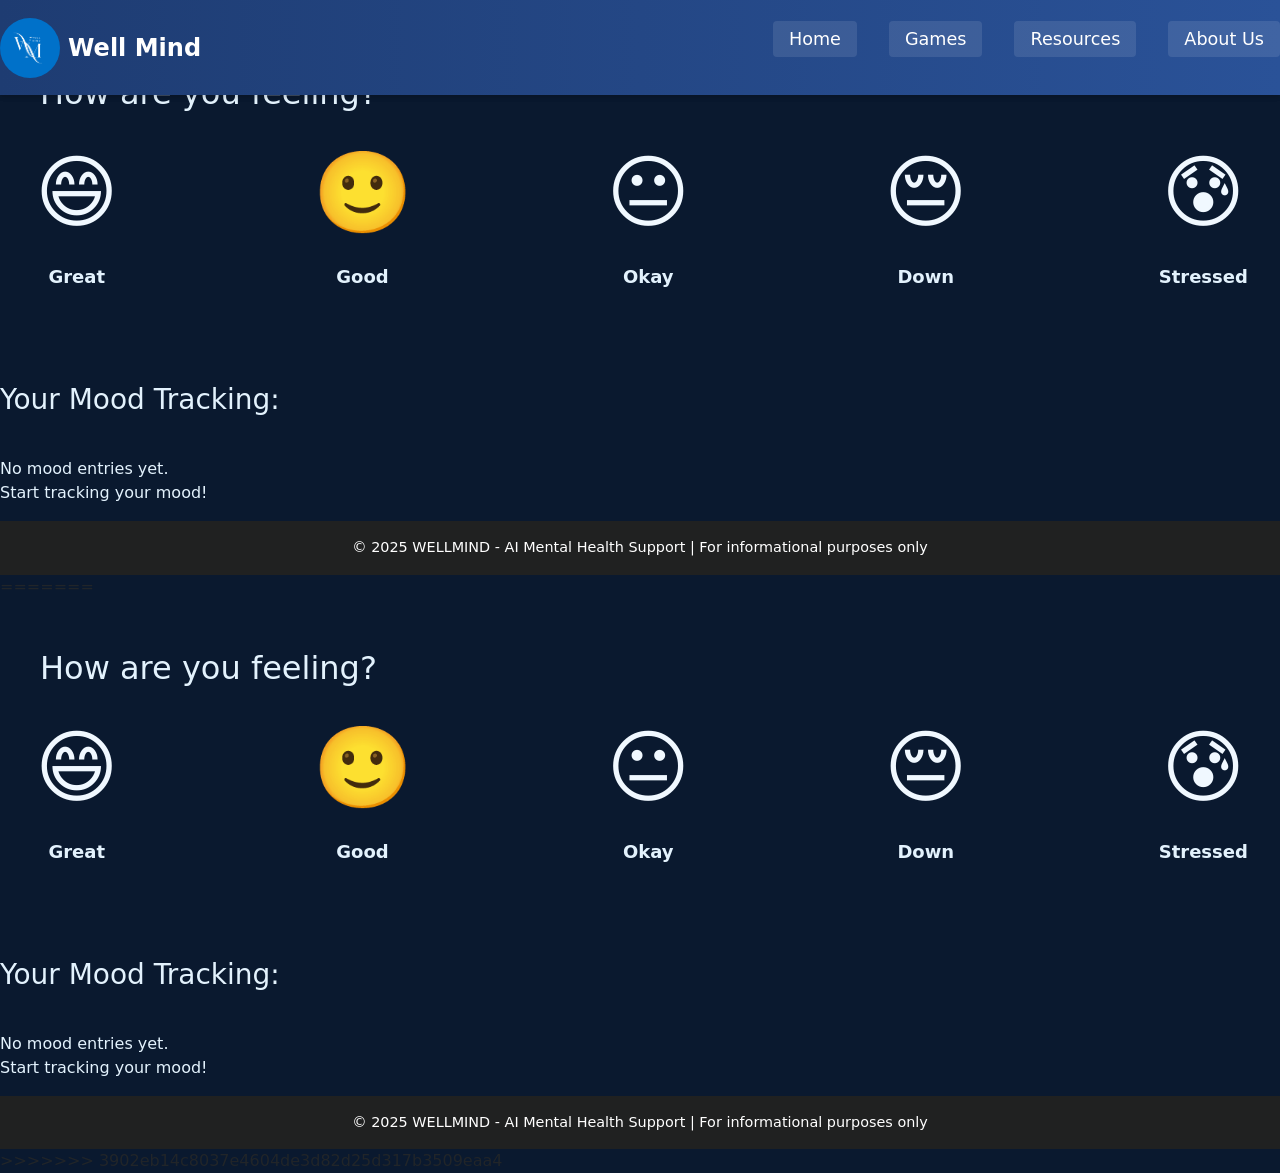
<file: trackMood.html>
<<<<<<< HEAD
<!DOCTYPE html>
<html lang="en">
<head>
    <meta charset="UTF-8">
    <meta name="viewport" content="width=device-width, initial-scale=1.0">
    <title>WellMind</title>
    <link rel="stylesheet" href="style.css">
    <link rel="stylesheet" href="https://cdnjs.cloudflare.com/ajax/libs/font-awesome/6.7.2/css/all.min.css" integrity="sha512-Evv84Mr4kqVGRNSgIGL/F/aIDqQb7xQ2vcrdIwxfjThSH8CSR7PBEakCr51Ck+w+/U6swU2Im1vVX0SVk9ABhg==" crossorigin="anonymous" referrerpolicy="no-referrer" />
    <link href="https://cdn.jsdelivr.net/npm/bootstrap@5.3.3/dist/css/bootstrap.min.css" rel="stylesheet" integrity="sha384-QWTKZyjpPEjISv5WaRU9OFeRpok6YctnYmDr5pNlyT2bRjXh0JMhjY6hW+ALEwIH" crossorigin="anonymous">
    <link rel="stylesheet" href="https://pro.fontawesome.com/releases/v5.10.0/css/all.css" />
    <style>
        body{
            background-color: #0A192F;
        }
        header{
            background-color: #1565C0;
            color: #E3F2FD;
            text-align: center;
            padding: 20px 0;
            /* border-radius: 10px; */
            margin-bottom: 5px;
            box-shadow: 0 4ox 8px rgba(0, 0, 0, 0.1);
        }
        .container1{
            background-color: #0A192F;
        }

        hr{
            height: 5px;
            width: 500px;
            background-color: #42A5F5;

        }
        #board{
            width: 400px;
            height: 400px;
            background-color: #cdc1b5;
            border: 6px solid #bbada0;
            margin: 0 auto;
            padding-top: 3px;
            display: flex;
            justify-content: space-evenly;
            text-align: center;
            flex-wrap: wrap;
        }
        #back1{
            display: flex;
            justify-content: flex-start;
        }
        .nav-btn1{
            background-color: #1565C0;
            border: none;
            color: #E3F2FD;
            /* padding: 5px 20px; */
            padding-top: 5px;
            border-radius: 25px;
            cursor: pointer;
            font-weight: bold;
            transition: all 0.3s ease;
        }
        .mood-container {
            display: flex;
            justify-content: space-between;
            margin-bottom: 80px;
            color: #E3F2FD;
        }

        .mood-btn {
            display: flex;
            flex-direction: column;
            align-items: center;
            background: none;
            border: none;
            cursor: pointer;
            transition: transform 0.3s ease;
        }

        .mood-btn:hover {
            transform: scale(1.2);
        }

        .mood-emoji {
            font-size: 5rem;
            padding-left: 5px;
            padding-right: 5px;
            margin-bottom: 10px;
        }

        .mood-label {
            font-size: large;
            font-weight: bolder;
            color: #E3F2FD;
        }

        .mood-history {
            margin-top: 40px;
            color: #E3F2FD;
        }

        .mood-entry {
            display: flex;
            justify-content: space-between;
            padding: 15px;
            border-bottom: 2px solid #eee;
            /* border: 2px solid #eee; */
        }

        .mood-date {
            font-weight: bold;
            color: #E3F2FD;
        }
    </style>
</head>
<body>
    <nav class="navbar fixed-top">
        <div class="logo">
            <img src="logo.png" alt="Logo" class="logo-img">
            <span class="logo-text">Well Mind</span>
        </div>
        
        <ul class="nav-links">
            <li><a href="index.html" class="active">Home</a></li>
            <li><a href="#games" class="active">Games</a></li>
            <li><a href="resources.html" class="active">Resources</a></li>
            <li><a href="about.html" class="active">About Us</a></li>
            
            
        </ul>
        
        <div class="hamburger">
            <span></span>
            <span></span>
            <span></span>
        </div>
    </nav>
    <div class="container1" style="padding-top: 50px;">
        <!-- <header>
            <h1>WellMind</h1>
            <p> Track, Heal &  Grow</p>
        </header>
        <nav id="back1">
            <a href="index.html"><button class="nav-btn1"><i class="fa-regular fa-circle-left"></i> Back</button></a>
        </nav> -->
        <!-- tracker -->
        <section id="mood-tracker" class="section">
            <h2 style="padding-left: 40px; color: #E3F2FD;">How are you feeling?</h2>
            <div class="mood-container">
                <button class="mood-btn" data-mood="Great">
                    <span class="mood-emoji">😄</span>
                    <span class="mood-label">Great</span>
                </button>
                <button class="mood-btn" data-mood="Good">
                    <span class="mood-emoji">🙂</span>
                    <span class="mood-label">Good</span>
                </button>
                <button class="mood-btn" data-mood="Okay">
                    <span class="mood-emoji">😐</span>
                    <span class="mood-label">Okay</span>
                </button>
                <button class="mood-btn" data-mood="Down">
                    <span class="mood-emoji">😔</span>
                    <span class="mood-label">Down</span>
                </button>
                <button class="mood-btn" data-mood="Stressed">
                    <span class="mood-emoji">😰</span>
                    <span class="mood-label">Stressed</span>
                </button>
            </div>
            <h3 style="color: #E3F2FD;">Your Mood Tracking:</h3>
            <div id="mood-history" class="mood-history">
                <p class="empty-state">No mood entries yet.<br> Start tracking your mood!</p>
            </div>
        </section>
    </div>
    <footer>
        &copy; 2025 WELLMIND - AI Mental Health Support | For informational purposes only
    </footer>


    <script src="https://cdn.botpress.cloud/webchat/v2.2/inject.js"></script>
    <script src="https://files.bpcontent.cloud/2025/02/22/01/20250222011935-SP6NHPGM.js"></script>
    <script src="https://cdn.jsdelivr.net/npm/bootstrap@5.3.3/dist/js/bootstrap.bundle.min.js" integrity="sha384-YvpcrYf0tY3lHB60NNkmXc5s9fDVZLESaAA55NDzOxhy9GkcIdslK1eN7N6jIeHz" crossorigin="anonymous"></script>
    <script src="https://cdn.jsdelivr.net/npm/@popperjs/core@2.11.8/dist/umd/popper.min.js" integrity="sha384-I7E8VVD/ismYTF4hNIPjVp/Zjvgyol6VFvRkX/vR+Vc4jQkC+hVqc2pM8ODewa9r" crossorigin="anonymous"></script>
    <script src="https://cdn.jsdelivr.net/npm/bootstrap@5.3.3/dist/js/bootstrap.min.js" integrity="sha384-0pUGZvbkm6XF6gxjEnlmuGrJXVbNuzT9qBBavbLwCsOGabYfZo0T0to5eqruptLy" crossorigin="anonymous"></script>
    <script src="trackMood.js"></script>
</body>
=======
<!DOCTYPE html>
<html lang="en">
<head>
    <meta charset="UTF-8">
    <meta name="viewport" content="width=device-width, initial-scale=1.0">
    <title>WellMind</title>
    <link rel="stylesheet" href="style.css">
    <link rel="stylesheet" href="https://cdnjs.cloudflare.com/ajax/libs/font-awesome/6.7.2/css/all.min.css" integrity="sha512-Evv84Mr4kqVGRNSgIGL/F/aIDqQb7xQ2vcrdIwxfjThSH8CSR7PBEakCr51Ck+w+/U6swU2Im1vVX0SVk9ABhg==" crossorigin="anonymous" referrerpolicy="no-referrer" />
    <link href="https://cdn.jsdelivr.net/npm/bootstrap@5.3.3/dist/css/bootstrap.min.css" rel="stylesheet" integrity="sha384-QWTKZyjpPEjISv5WaRU9OFeRpok6YctnYmDr5pNlyT2bRjXh0JMhjY6hW+ALEwIH" crossorigin="anonymous">
    <link rel="stylesheet" href="https://pro.fontawesome.com/releases/v5.10.0/css/all.css" />
    <style>
        body{
            background-color: #0A192F;
        }
        header{
            background-color: #1565C0;
            color: #E3F2FD;
            text-align: center;
            padding: 20px 0;
            /* border-radius: 10px; */
            margin-bottom: 5px;
            box-shadow: 0 4ox 8px rgba(0, 0, 0, 0.1);
        }
        .container1{
            background-color: #0A192F;
        }

        hr{
            height: 5px;
            width: 500px;
            background-color: #42A5F5;

        }
        #board{
            width: 400px;
            height: 400px;
            background-color: #cdc1b5;
            border: 6px solid #bbada0;
            margin: 0 auto;
            padding-top: 3px;
            display: flex;
            justify-content: space-evenly;
            text-align: center;
            flex-wrap: wrap;
        }
        #back1{
            display: flex;
            justify-content: flex-start;
        }
        .nav-btn1{
            background-color: #1565C0;
            border: none;
            color: #E3F2FD;
            /* padding: 5px 20px; */
            padding-top: 5px;
            border-radius: 25px;
            cursor: pointer;
            font-weight: bold;
            transition: all 0.3s ease;
        }
        .mood-container {
            display: flex;
            justify-content: space-between;
            margin-bottom: 80px;
            color: #E3F2FD;
        }

        .mood-btn {
            display: flex;
            flex-direction: column;
            align-items: center;
            background: none;
            border: none;
            cursor: pointer;
            transition: transform 0.3s ease;
        }

        .mood-btn:hover {
            transform: scale(1.2);
        }

        .mood-emoji {
            font-size: 5rem;
            padding-left: 5px;
            padding-right: 5px;
            margin-bottom: 10px;
        }

        .mood-label {
            font-size: large;
            font-weight: bolder;
            color: #E3F2FD;
        }

        .mood-history {
            margin-top: 40px;
            color: #E3F2FD;
        }

        .mood-entry {
            display: flex;
            justify-content: space-between;
            padding: 15px;
            border-bottom: 2px solid #eee;
            /* border: 2px solid #eee; */
        }

        .mood-date {
            font-weight: bold;
            color: #E3F2FD;
        }
    </style>
</head>
<body>
    <nav class="navbar fixed-top">
        <div class="logo">
            <img src="logo.png" alt="Logo" class="logo-img">
            <span class="logo-text">Well Mind</span>
        </div>
        
        <ul class="nav-links">
            <li><a href="index.html" class="active">Home</a></li>
            <li><a href="#games" class="active">Games</a></li>
            <li><a href="resources.html" class="active">Resources</a></li>
            <li><a href="about.html" class="active">About Us</a></li>
            
            
        </ul>
        
        <div class="hamburger">
            <span></span>
            <span></span>
            <span></span>
        </div>
    </nav>
    <div class="container1" style="padding-top: 50px;">
        <!-- <header>
            <h1>WellMind</h1>
            <p> Track, Heal &  Grow</p>
        </header>
        <nav id="back1">
            <a href="index.html"><button class="nav-btn1"><i class="fa-regular fa-circle-left"></i> Back</button></a>
        </nav> -->
        <!-- tracker -->
        <section id="mood-tracker" class="section">
            <h2 style="padding-left: 40px; color: #E3F2FD;">How are you feeling?</h2>
            <div class="mood-container">
                <button class="mood-btn" data-mood="Great">
                    <span class="mood-emoji">😄</span>
                    <span class="mood-label">Great</span>
                </button>
                <button class="mood-btn" data-mood="Good">
                    <span class="mood-emoji">🙂</span>
                    <span class="mood-label">Good</span>
                </button>
                <button class="mood-btn" data-mood="Okay">
                    <span class="mood-emoji">😐</span>
                    <span class="mood-label">Okay</span>
                </button>
                <button class="mood-btn" data-mood="Down">
                    <span class="mood-emoji">😔</span>
                    <span class="mood-label">Down</span>
                </button>
                <button class="mood-btn" data-mood="Stressed">
                    <span class="mood-emoji">😰</span>
                    <span class="mood-label">Stressed</span>
                </button>
            </div>
            <h3 style="color: #E3F2FD;">Your Mood Tracking:</h3>
            <div id="mood-history" class="mood-history">
                <p class="empty-state">No mood entries yet.<br> Start tracking your mood!</p>
            </div>
        </section>
    </div>
    <footer>
        &copy; 2025 WELLMIND - AI Mental Health Support | For informational purposes only
    </footer>


    <script src="https://cdn.botpress.cloud/webchat/v2.2/inject.js"></script>
    <script src="https://files.bpcontent.cloud/2025/02/22/01/20250222011935-SP6NHPGM.js"></script>
    <script src="https://cdn.jsdelivr.net/npm/bootstrap@5.3.3/dist/js/bootstrap.bundle.min.js" integrity="sha384-YvpcrYf0tY3lHB60NNkmXc5s9fDVZLESaAA55NDzOxhy9GkcIdslK1eN7N6jIeHz" crossorigin="anonymous"></script>
    <script src="https://cdn.jsdelivr.net/npm/@popperjs/core@2.11.8/dist/umd/popper.min.js" integrity="sha384-I7E8VVD/ismYTF4hNIPjVp/Zjvgyol6VFvRkX/vR+Vc4jQkC+hVqc2pM8ODewa9r" crossorigin="anonymous"></script>
    <script src="https://cdn.jsdelivr.net/npm/bootstrap@5.3.3/dist/js/bootstrap.min.js" integrity="sha384-0pUGZvbkm6XF6gxjEnlmuGrJXVbNuzT9qBBavbLwCsOGabYfZo0T0to5eqruptLy" crossorigin="anonymous"></script>
    <script src="trackMood.js"></script>
</body>
>>>>>>> 3902eb14c8037e4604de3d82d25d317b3509eaa4
</html>
</file>
<file: style.css>
<<<<<<< HEAD
@import url("https://fonts.googleapis.com/css2?family=Poppins:wght@100;200;300;400;500;600;700;800;900&display=swap");
* {
    margin: 0;
    padding: 0;
    box-sizing: border-box;
    
}
body{
    background-color: #0A192F;
    font-family: 'Poppins', sans-serif;  
}
h1 {
    font-size: 2.5rem;
    font-weight: 700;
}

h2 {
    font-size: 1.8rem;
    font-weight: 600;
}  
h3 {
    font-size: 1.4rem;
    font-weight: 800;
}
h4 {
    font-size: 1.1rem;
    font-weight: 600;
}
h5 {
    font-size: 1rem;
    font-weight: 400;
    color: #1d1d1d;
}
h6 {
    color: #d8d8d8;
}
hr{
    width: 400px;
    height: 5px;
    background-color: black;
}
button{
    font-size: 0.8rem;
    font-weight: 700;
    outline: none;
    border: none;
    background-color: #1565C0;
    color: aliceblue;
    padding: 13px 30px;
    cursor: pointer;
    text-transform: uppercase;
    transition: 0.3s ease;
}
button:hover{
    background-color: rgb(0, 68, 95);  
}
.navbar {
    height: 95px;
    background: linear-gradient(to right, #1e3c72, #2a5298);
    padding: 1rem 2rem;
    padding-left: 10px;
    padding-right: 10px;
    display: flex;
    justify-content: space-between;
    align-items: center;
    box-shadow: 0 2px 5px rgba(0, 0, 0, 0.1);
}

.logo {
    display: flex;
    align-items: center;
    gap: 0.5rem;
    border-radius: 20%;
}

.logo-img {
    width: 60px;
    height: 60px;
    border-radius: 50%;
}

.logo-text {
    color: white;
    font-size: 1.5rem;
    font-weight: bold;
}

.nav-links {
    display: flex;
    list-style: none;
    gap: 2rem;
}

.nav-links a {
    color: white;
    text-decoration: none;
    font-size: 1.1rem;
    padding: 0.5rem 1rem;
    border-radius: 4px;
    transition: background-color 0.3s;
}

.nav-links a:hover,
.nav-links a.active {
    background-color: rgba(255, 255, 255, 0.1);
}

.hamburger {
    display: none;
    flex-direction: column;
    gap: 6px;
    cursor: pointer;
}

.hamburger span {
    width: 30px;
    height: 3px;
    background-color: white;
    border-radius: 5px;
    transition: all 0.3s ease-in-out;
}

@media (max-width: 768px) {
    .hamburger {
        display: flex;
    }

    .nav-links {
        display: none;
        position: absolute;
        top: 70px;
        left: 0;
        right: 0;
        flex-direction: column;
        background: #1e3c72;
        padding: 1rem;
        gap: 1rem;
        text-align: center;
    }

    .nav-links.active {
        display: flex;
    }

    .hamburger.active span:nth-child(1) {
        transform: rotate(45deg) translate(8px, 8px);
    }

    .hamburger.active span:nth-child(2) {
        opacity: 0;
    }

    .hamburger.active span:nth-child(3) {
        transform: rotate(-45deg) translate(8px, -8px);
    }
}
.home1{
    background-color: #0A192F; 
}
.box{
    display: flex;
    justify-content: center;
    align-items: center;
    padding-top: 55px;
    margin-bottom: 50px;
}
.boxinner {
    position: relative;
    width: 90%;
    height: 99vh;
    background: repeating-conic-gradient(from var(--a), #ff2770 0%, #ff2770 5%, transparent 5%, transparent 40%, #ff2770 50%);
    animation: animate 4s linear infinite;
    border-radius: 20px;
    margin-bottom: 30px;
    background-image: url("hero2.jpg");
    background-size: cover;
    background-position: top 60px center;
    display: flex;
    justify-content: center;
    align-items: center;
    
    /* Box shadow applied to left, right, and bottom */
    box-shadow: 
        -10px 20px 40px rgba(255, 39, 112, 0.8),  /* Left */
        10px 20px 40px rgba(255, 39, 112, 0.8),   /* Right */
        0px 20px 40px rgba(255, 39, 112, 0.8);
}
/* @property --a{
    syntax: '<angle>';
    inherits: false;
    initial-value: 0deg;
}
@keyframes animate {
    0%{
        --a: 0deg;
    }
    100%{
        --a: 360deg;
    }
    
}
.box::before{
    content: '';
    position: absolute;
    width: 100%;
    height: 100vh;
    background: repeating-conic-gradient(from var(--a),#45f3ff 0%,#45f3ff 5%,transparent 5%,transparent 40%,#45f3ff 50%);
    animation: animate 4s linear infinite;
    animation-delay: -1s;
    border-radius: 20px;
}
.box::after{
    content: '';
    position: absolute;
    inset: 8px;
    background-image: url("hero2.jpg");
    background-size: cover;
    background-position: top 60px center;
    /* background: #2d2d39; */
    /* border-radius: 20px; */
    /* border: 8px solid #25252b; */


.cards{
    display: flex; 
    flex-direction: column; 
    justify-content: center;
    align-items: center;
    margin-bottom: 30px;
    overflow: hidden;
    
}
.card-body {
    width: 100%;
    height: 254px;
    background: #07182e;
    position: relative;
    display: flex;
    flex-direction: column;
    place-content: center;
    place-items: center;
    overflow: hidden;
    border-radius: 20px;
}
.card-body h5{
    z-index: 1;
    color: white;
    font-size: 2em;
}
.card-body p{
    z-index: 1;
    color: white;
    font-size: 1.5em;
}
.card-body a{
    z-index: 1;
    color: white;
    font-size: 1.5em;
}
.card-body::before{
    content: '';
    position: absolute;
    width: 100%;
    background-image: linear-gradient(180deg, rgb(0, 183, 255), rgb(255, 48, 255));
    height: 130%;
    animation: rotBGimg 3s linear infinite;
    transition: all 0.2s linear;
}
@keyframes rotBGimg {
    from {
        transform: rotate(0deg);
    }
    to {
        transform: rotate(360deg);
    }   
}
.card-body::after {
    content: "";
    position: absolute;
    background: #07182e;
    inset: 5px;
    border-radius: 15px;
}

.heading{
    background-color: #1565C0;
    color: #E3F2FD;
    /* text-align: center; */
    padding: 20px 0;
    padding-left: 35px;
    padding-right: 35px;
    border-radius: 10px;
    margin-bottom: 50px;
    box-shadow: 0 4px 8px rgba(0, 0, 0, 0.1); 
}
.games{
    padding-left: 35px;
    padding-right: 35px;
    display: flex;
    justify-content: space-evenly;
    flex-wrap: wrap;
    gap: 3rem;
    margin-bottom: 30px;

}
.game-2048 {
    display: flex;
    justify-content: center;
    align-items: center;
    margin-top: 50px;
    gap: 15rem;
}

.game-2048 img {
    height: 225px;
    width: 225px;
    border: 4px solid transparent;
    border-radius: 10px; /* Optional: Adds rounded corners */
    position: relative;
    animation: borderGlow3 2s linear infinite;
}

/* Border Glow Animation */
@keyframes borderGlow3 {
    0% {
        box-shadow: 0 0 5px coral, 0 0 10px transparent;
        border-color: coral;
    }
    50% {
        box-shadow: 0 0 15px coral, 0 0 30px coral;
        border-color: coral;
    }
    100% {
        box-shadow: 0 0 5px coral, 0 0 10px transparent;
        border-color: coral;
    }
}
.game-maze {
    display: flex;
    justify-content: center;
    align-items: center;
    margin-top: 50px;
    gap: 15rem;
}

.game-maze img {
    height: 225px;
    width: 225px;
    border: 4px solid transparent;
    border-radius: 10px; /* Optional: Adds rounded corners */
    position: relative;
    animation: borderGlow2 2s linear infinite;
}

/* Border Glow Animation */
@keyframes borderGlow2 {
    0% {
        box-shadow: 0 0 5px rgb(0, 183, 255), 0 0 10px transparent;
        border-color: rgb(0, 183, 255);
    }
    50% {
        box-shadow: 0 0 15px rgb(0, 183, 255), 0 0 30px rgb(0, 183, 255);
        border-color: rgb(0, 183, 255);
    }
    100% {
        box-shadow: 0 0 5px rgb(0, 183, 255), 0 0 10px transparent;
        border-color: rgb(0, 183, 255);
    }
}

.game-pingpong {
    display: flex;
    justify-content: center;
    align-items: center;
    margin-top: 50px;
    gap: 15rem;
}

.game-pingpong img {
    height: 225px;
    width: 225px;
    border: 4px solid transparent;
    border-radius: 10px; /* Optional: Adds rounded corners */
    position: relative;
    animation: borderGlow 2s linear infinite;
}

/* Border Glow Animation */
@keyframes borderGlow {
    0% {
        box-shadow: 0 0 5px coral, 0 0 10px transparent;
        border-color: coral;
    }
    50% {
        box-shadow: 0 0 15px coral, 0 0 30px coral;
        border-color: coral;
    }
    100% {
        box-shadow: 0 0 5px coral, 0 0 10px transparent;
        border-color: coral;
    }
}

.game-emoji {
    display: flex;
    justify-content: center;
    align-items: center;
    margin-top: 50px;
    gap: 15rem;
}

.game-emoji img {
    height: 225px;
    width: 225px;
    border: 4px solid transparent;
    border-radius: 10px; /* Optional: Adds rounded corners */
    position: relative;
    animation: borderGlow1 2s linear infinite;
}

/* Border Glow Animation */
@keyframes borderGlow1 {
    0% {
        box-shadow: 0 0 5px #FFD700, 0 0 10px transparent;
        border-color: #FFD700;
    }
    50% {
        box-shadow: 0 0 15px #FFD700, 0 0 30px #FFD700;
        border-color: #FFD700;
    }
    100% {
        box-shadow: 0 0 5px #FFD700, 0 0 10px transparent;
        border-color: #FFD700;
    }
}

footer {
    text-align: center;
    padding: 1rem;
    background-color: rgb(32, 33, 33);
    color: white;
    font-size: 0.9rem;
}

@media (min-width: 768px) {
    .container {
        padding: 1rem;
    }
    
    main {
        flex-direction: row;
        gap: 1.5rem;
    }
    
    .chat-container {
        flex: 2;
    }
    
    .info-section {
        flex: 1;
        margin-top: 0;
    }
=======
@import url("https://fonts.googleapis.com/css2?family=Poppins:wght@100;200;300;400;500;600;700;800;900&display=swap");
* {
    margin: 0;
    padding: 0;
    box-sizing: border-box;
    
}
body{
    background-color: #0A192F;
    font-family: 'Poppins', sans-serif;  
}
h1 {
    font-size: 2.5rem;
    font-weight: 700;
}

h2 {
    font-size: 1.8rem;
    font-weight: 600;
}  
h3 {
    font-size: 1.4rem;
    font-weight: 800;
}
h4 {
    font-size: 1.1rem;
    font-weight: 600;
}
h5 {
    font-size: 1rem;
    font-weight: 400;
    color: #1d1d1d;
}
h6 {
    color: #d8d8d8;
}
hr{
    width: 400px;
    height: 5px;
    background-color: black;
}
button{
    font-size: 0.8rem;
    font-weight: 700;
    outline: none;
    border: none;
    background-color: #1565C0;
    color: aliceblue;
    padding: 13px 30px;
    cursor: pointer;
    text-transform: uppercase;
    transition: 0.3s ease;
}
button:hover{
    background-color: rgb(0, 68, 95);  
}
.navbar {
    height: 95px;
    background: linear-gradient(to right, #1e3c72, #2a5298);
    padding: 1rem 2rem;
    padding-left: 10px;
    padding-right: 10px;
    display: flex;
    justify-content: space-between;
    align-items: center;
    box-shadow: 0 2px 5px rgba(0, 0, 0, 0.1);
}

.logo {
    display: flex;
    align-items: center;
    gap: 0.5rem;
    border-radius: 20%;
}

.logo-img {
    width: 60px;
    height: 60px;
    border-radius: 50%;
}

.logo-text {
    color: white;
    font-size: 1.5rem;
    font-weight: bold;
}

.nav-links {
    display: flex;
    list-style: none;
    gap: 2rem;
}

.nav-links a {
    color: white;
    text-decoration: none;
    font-size: 1.1rem;
    padding: 0.5rem 1rem;
    border-radius: 4px;
    transition: background-color 0.3s;
}

.nav-links a:hover,
.nav-links a.active {
    background-color: rgba(255, 255, 255, 0.1);
}

.hamburger {
    display: none;
    flex-direction: column;
    gap: 6px;
    cursor: pointer;
}

.hamburger span {
    width: 30px;
    height: 3px;
    background-color: white;
    border-radius: 5px;
    transition: all 0.3s ease-in-out;
}

@media (max-width: 768px) {
    .hamburger {
        display: flex;
    }

    .nav-links {
        display: none;
        position: absolute;
        top: 70px;
        left: 0;
        right: 0;
        flex-direction: column;
        background: #1e3c72;
        padding: 1rem;
        gap: 1rem;
        text-align: center;
    }

    .nav-links.active {
        display: flex;
    }

    .hamburger.active span:nth-child(1) {
        transform: rotate(45deg) translate(8px, 8px);
    }

    .hamburger.active span:nth-child(2) {
        opacity: 0;
    }

    .hamburger.active span:nth-child(3) {
        transform: rotate(-45deg) translate(8px, -8px);
    }
}
.home1{
    background-color: #0A192F; 
}
.box{
    display: flex;
    justify-content: center;
    align-items: center;
    padding-top: 55px;
    margin-bottom: 50px;
}
.boxinner {
    position: relative;
    width: 90%;
    height: 99vh;
    background: repeating-conic-gradient(from var(--a), #ff2770 0%, #ff2770 5%, transparent 5%, transparent 40%, #ff2770 50%);
    animation: animate 4s linear infinite;
    border-radius: 20px;
    margin-bottom: 30px;
    background-image: url("hero2.jpg");
    background-size: cover;
    background-position: top 60px center;
    display: flex;
    justify-content: center;
    align-items: center;
    
    /* Box shadow applied to left, right, and bottom */
    box-shadow: 
        -10px 20px 40px rgba(255, 39, 112, 0.8),  /* Left */
        10px 20px 40px rgba(255, 39, 112, 0.8),   /* Right */
        0px 20px 40px rgba(255, 39, 112, 0.8);
}
/* @property --a{
    syntax: '<angle>';
    inherits: false;
    initial-value: 0deg;
}
@keyframes animate {
    0%{
        --a: 0deg;
    }
    100%{
        --a: 360deg;
    }
    
}
.box::before{
    content: '';
    position: absolute;
    width: 100%;
    height: 100vh;
    background: repeating-conic-gradient(from var(--a),#45f3ff 0%,#45f3ff 5%,transparent 5%,transparent 40%,#45f3ff 50%);
    animation: animate 4s linear infinite;
    animation-delay: -1s;
    border-radius: 20px;
}
.box::after{
    content: '';
    position: absolute;
    inset: 8px;
    background-image: url("hero2.jpg");
    background-size: cover;
    background-position: top 60px center;
    /* background: #2d2d39; */
    /* border-radius: 20px; */
    /* border: 8px solid #25252b; */


.cards{
    display: flex; 
    flex-direction: column; 
    justify-content: center;
    align-items: center;
    margin-bottom: 30px;
    overflow: hidden;
    
}
.card-body {
    width: 100%;
    height: 254px;
    background: #07182e;
    position: relative;
    display: flex;
    flex-direction: column;
    place-content: center;
    place-items: center;
    overflow: hidden;
    border-radius: 20px;
}
.card-body h5{
    z-index: 1;
    color: white;
    font-size: 2em;
}
.card-body p{
    z-index: 1;
    color: white;
    font-size: 1.5em;
}
.card-body a{
    z-index: 1;
    color: white;
    font-size: 1.5em;
}
.card-body::before{
    content: '';
    position: absolute;
    width: 100%;
    background-image: linear-gradient(180deg, rgb(0, 183, 255), rgb(255, 48, 255));
    height: 130%;
    animation: rotBGimg 3s linear infinite;
    transition: all 0.2s linear;
}
@keyframes rotBGimg {
    from {
        transform: rotate(0deg);
    }
    to {
        transform: rotate(360deg);
    }   
}
.card-body::after {
    content: "";
    position: absolute;
    background: #07182e;
    inset: 5px;
    border-radius: 15px;
}

.heading{
    background-color: #1565C0;
    color: #E3F2FD;
    /* text-align: center; */
    padding: 20px 0;
    padding-left: 35px;
    padding-right: 35px;
    border-radius: 10px;
    margin-bottom: 50px;
    box-shadow: 0 4px 8px rgba(0, 0, 0, 0.1); 
}
.games{
    padding-left: 35px;
    padding-right: 35px;
    display: flex;
    justify-content: space-evenly;
    flex-wrap: wrap;
    gap: 3rem;
    margin-bottom: 30px;

}
.game-2048 {
    display: flex;
    justify-content: center;
    align-items: center;
    margin-top: 50px;
    gap: 15rem;
}

.game-2048 img {
    height: 225px;
    width: 225px;
    border: 4px solid transparent;
    border-radius: 10px; /* Optional: Adds rounded corners */
    position: relative;
    animation: borderGlow3 2s linear infinite;
}

/* Border Glow Animation */
@keyframes borderGlow3 {
    0% {
        box-shadow: 0 0 5px coral, 0 0 10px transparent;
        border-color: coral;
    }
    50% {
        box-shadow: 0 0 15px coral, 0 0 30px coral;
        border-color: coral;
    }
    100% {
        box-shadow: 0 0 5px coral, 0 0 10px transparent;
        border-color: coral;
    }
}
.game-maze {
    display: flex;
    justify-content: center;
    align-items: center;
    margin-top: 50px;
    gap: 15rem;
}

.game-maze img {
    height: 225px;
    width: 225px;
    border: 4px solid transparent;
    border-radius: 10px; /* Optional: Adds rounded corners */
    position: relative;
    animation: borderGlow2 2s linear infinite;
}

/* Border Glow Animation */
@keyframes borderGlow2 {
    0% {
        box-shadow: 0 0 5px rgb(0, 183, 255), 0 0 10px transparent;
        border-color: rgb(0, 183, 255);
    }
    50% {
        box-shadow: 0 0 15px rgb(0, 183, 255), 0 0 30px rgb(0, 183, 255);
        border-color: rgb(0, 183, 255);
    }
    100% {
        box-shadow: 0 0 5px rgb(0, 183, 255), 0 0 10px transparent;
        border-color: rgb(0, 183, 255);
    }
}

.game-pingpong {
    display: flex;
    justify-content: center;
    align-items: center;
    margin-top: 50px;
    gap: 15rem;
}

.game-pingpong img {
    height: 225px;
    width: 225px;
    border: 4px solid transparent;
    border-radius: 10px; /* Optional: Adds rounded corners */
    position: relative;
    animation: borderGlow 2s linear infinite;
}

/* Border Glow Animation */
@keyframes borderGlow {
    0% {
        box-shadow: 0 0 5px coral, 0 0 10px transparent;
        border-color: coral;
    }
    50% {
        box-shadow: 0 0 15px coral, 0 0 30px coral;
        border-color: coral;
    }
    100% {
        box-shadow: 0 0 5px coral, 0 0 10px transparent;
        border-color: coral;
    }
}

.game-emoji {
    display: flex;
    justify-content: center;
    align-items: center;
    margin-top: 50px;
    gap: 15rem;
}

.game-emoji img {
    height: 225px;
    width: 225px;
    border: 4px solid transparent;
    border-radius: 10px; /* Optional: Adds rounded corners */
    position: relative;
    animation: borderGlow1 2s linear infinite;
}

/* Border Glow Animation */
@keyframes borderGlow1 {
    0% {
        box-shadow: 0 0 5px #FFD700, 0 0 10px transparent;
        border-color: #FFD700;
    }
    50% {
        box-shadow: 0 0 15px #FFD700, 0 0 30px #FFD700;
        border-color: #FFD700;
    }
    100% {
        box-shadow: 0 0 5px #FFD700, 0 0 10px transparent;
        border-color: #FFD700;
    }
}

footer {
    text-align: center;
    padding: 1rem;
    background-color: rgb(32, 33, 33);
    color: white;
    font-size: 0.9rem;
}

@media (min-width: 768px) {
    .container {
        padding: 1rem;
    }
    
    main {
        flex-direction: row;
        gap: 1.5rem;
    }
    
    .chat-container {
        flex: 2;
    }
    
    .info-section {
        flex: 1;
        margin-top: 0;
    }
>>>>>>> 3902eb14c8037e4604de3d82d25d317b3509eaa4
}
</file>
